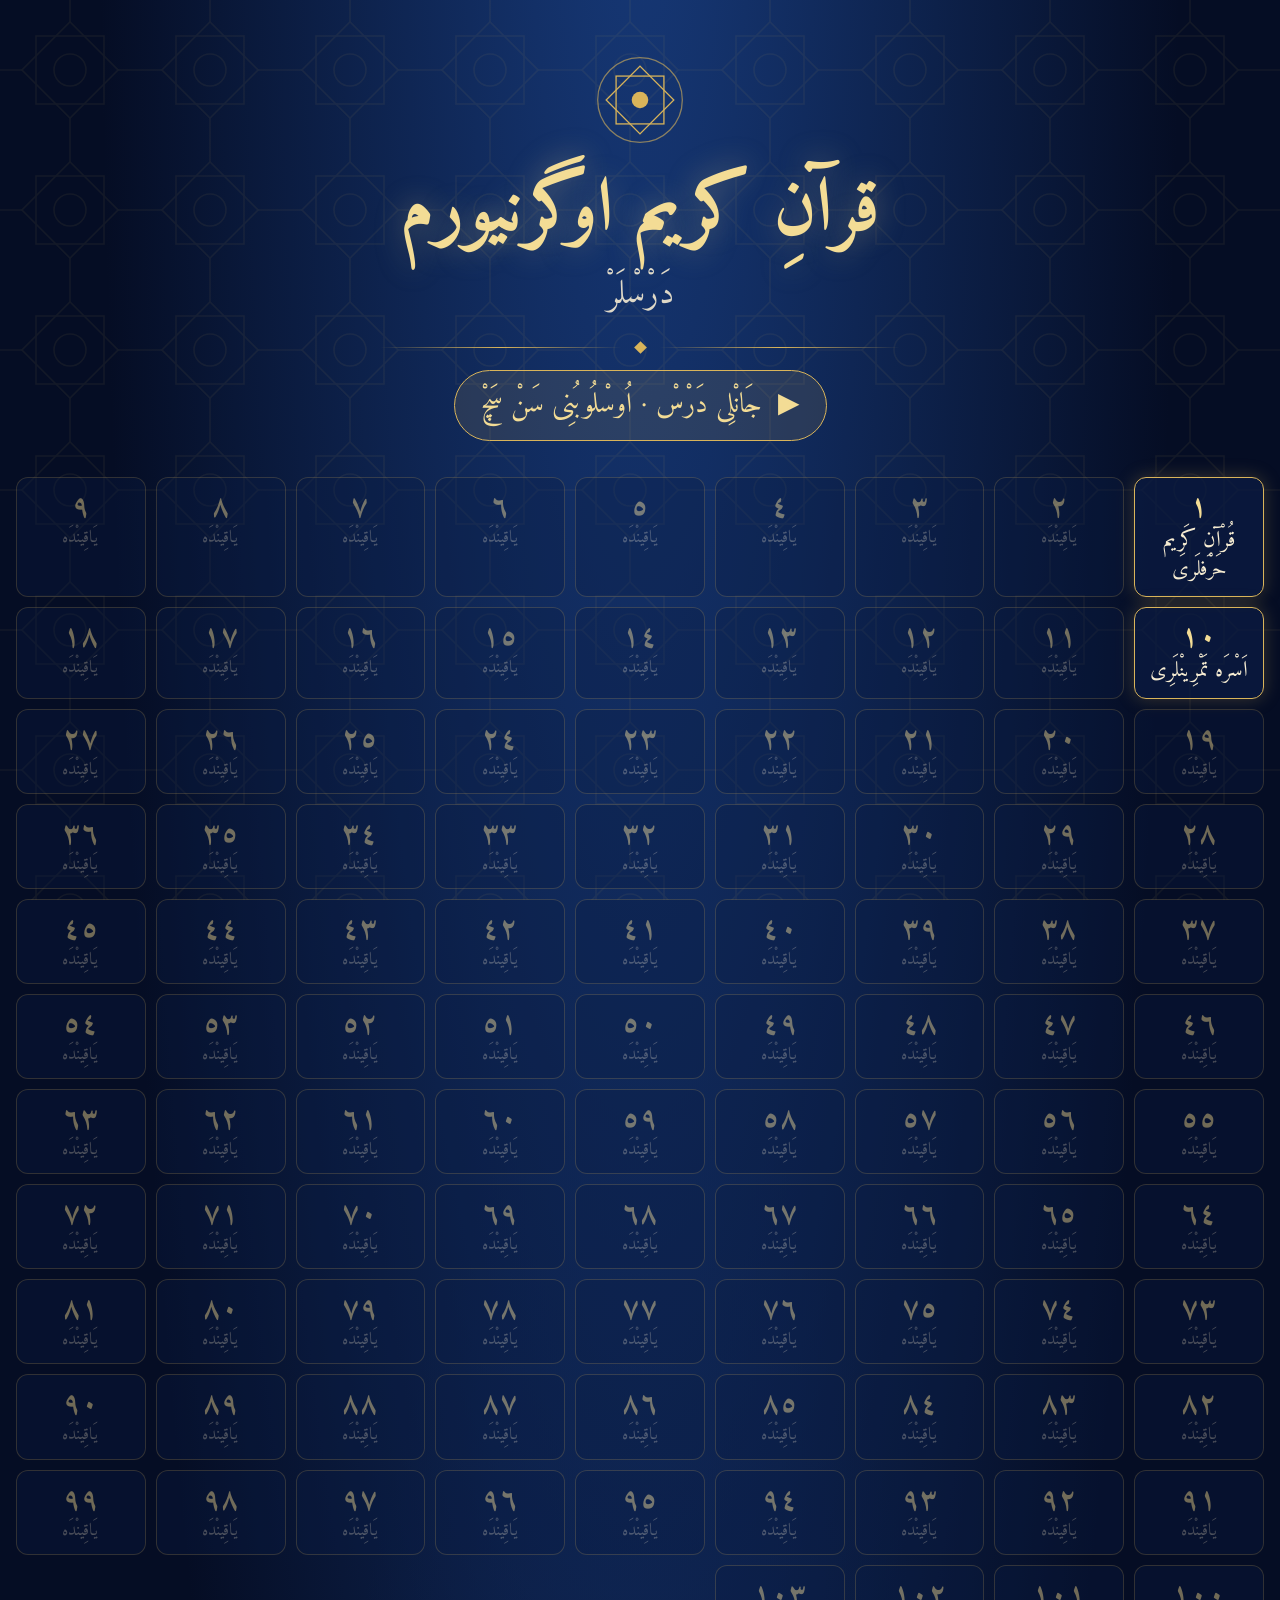
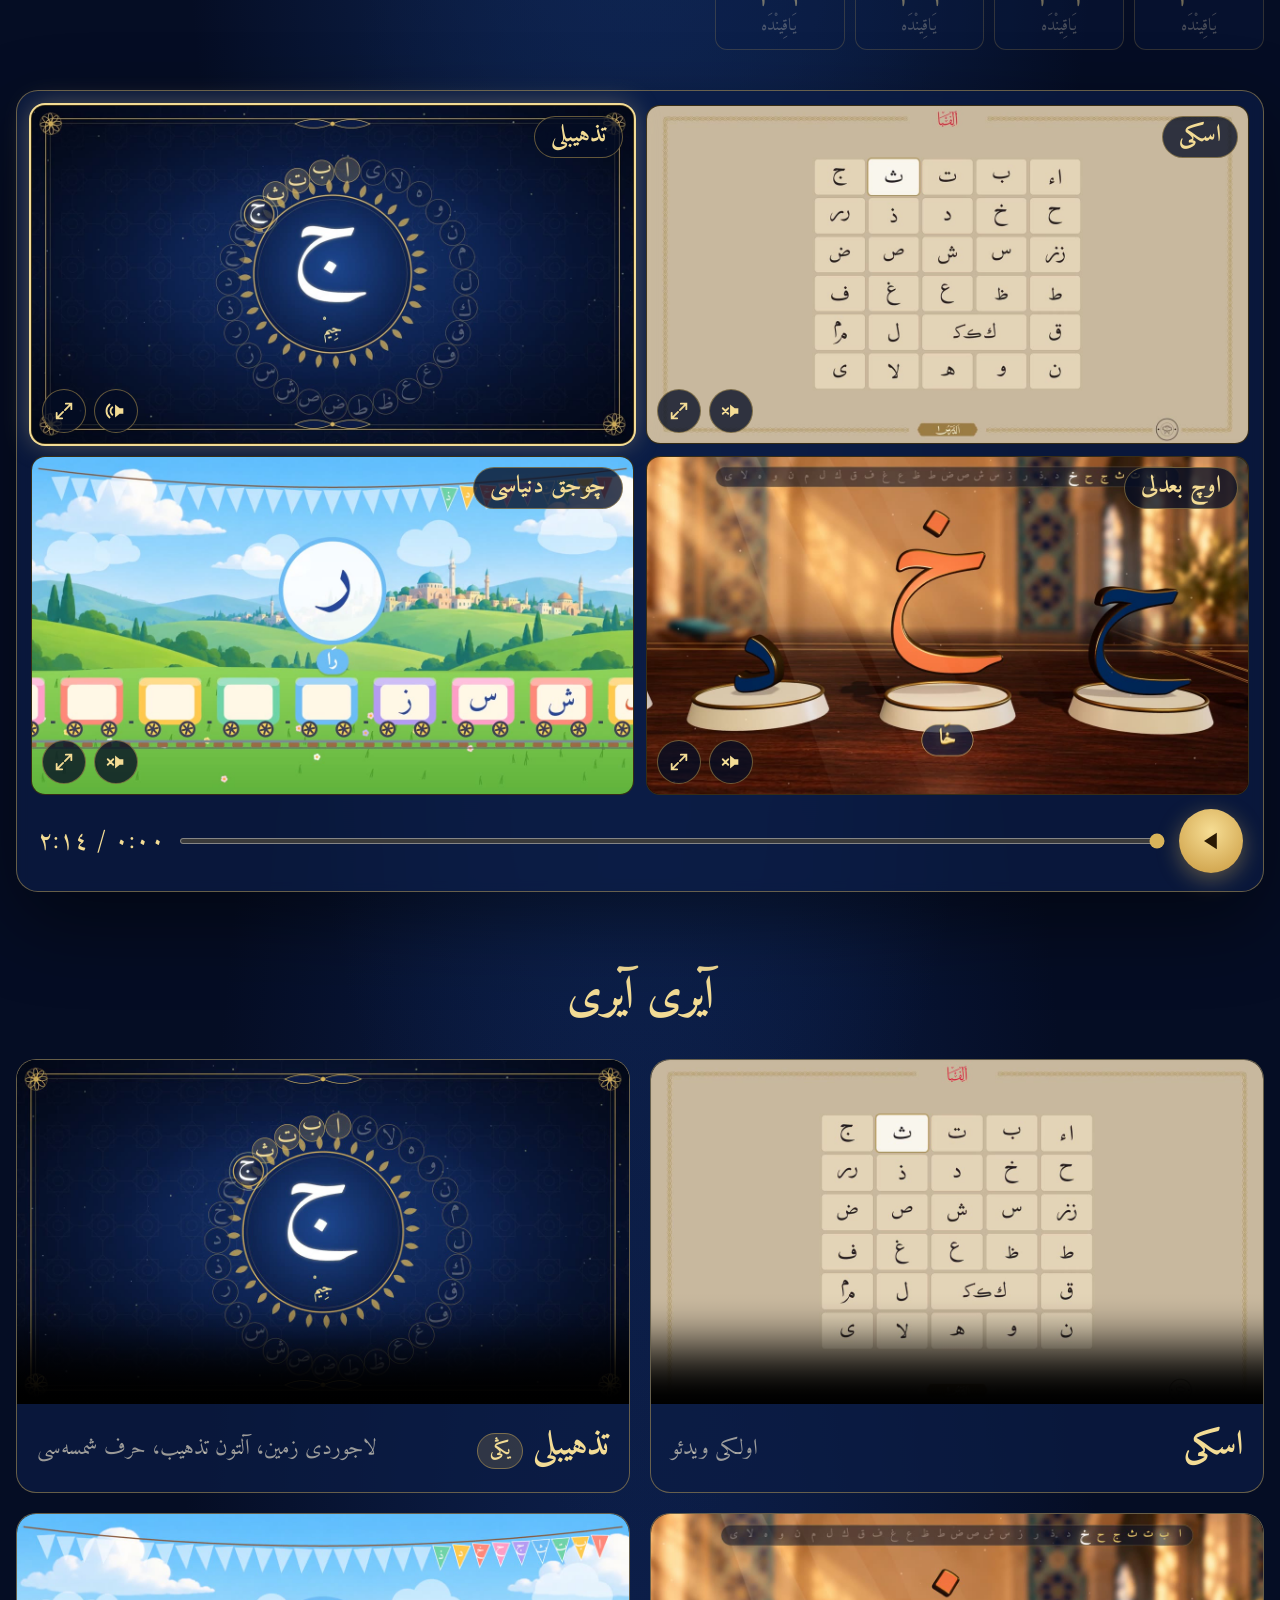
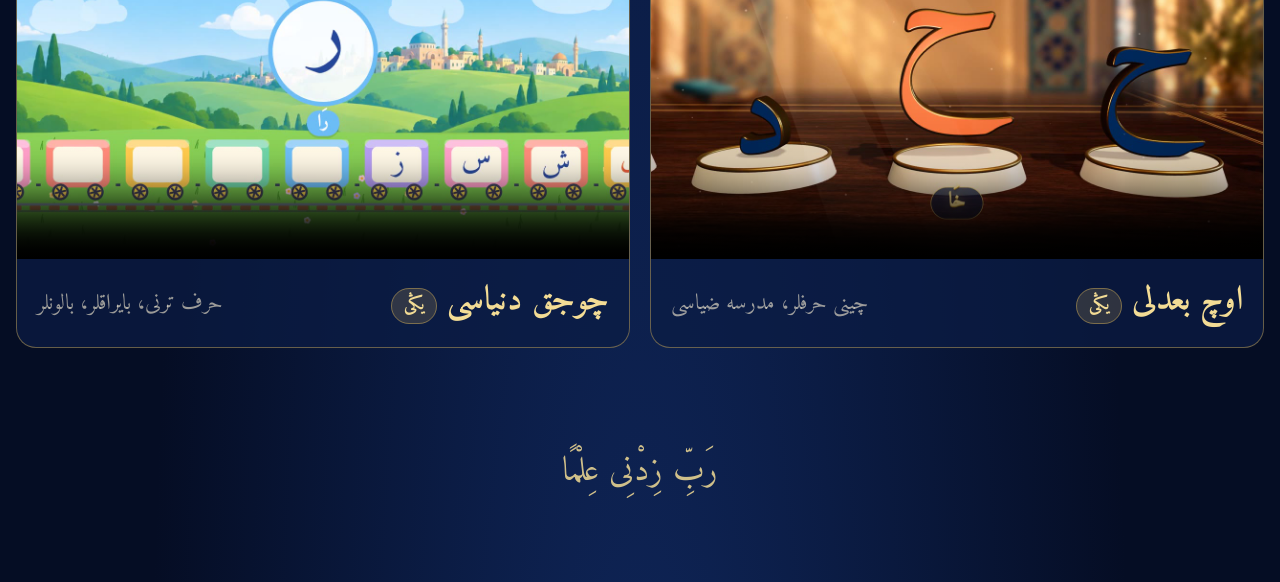
<file: index.html>
<!doctype html>
<html lang="ota" dir="rtl">
<head>
<meta charset="utf-8">
<meta name="viewport" content="width=device-width, initial-scale=1">
<meta name="robots" content="noindex, nofollow">
<title>قرآنِ كريم اوگرنيورم · اَلدَّرْسُ ١</title>
<link rel="preconnect" href="https://fonts.googleapis.com">
<link rel="preconnect" href="https://fonts.gstatic.com" crossorigin>
<link href="https://fonts.googleapis.com/css2?family=Amiri:wght@400;700&family=Amiri+Quran&display=swap" rel="stylesheet">
<style>
  :root {
    --zemin: #050d24; --zemin2: #0b1d47; --kart: rgba(12, 28, 68, 0.72);
    --altin: #d9b45a; --altin2: #f3dc95; --fildisi: #f6ecd2; --soluk: rgba(246, 236, 210, 0.62);
    --cizgi: rgba(217, 180, 90, 0.45);
  }
  * { box-sizing: border-box; margin: 0; padding: 0; }
  html, body { background: var(--zemin); color: var(--fildisi); }
  body {
    font-family: "Amiri", serif; min-height: 100vh; overflow-x: hidden;
    background:
      radial-gradient(ellipse at 50% -10%, #173a7a 0%, transparent 60%),
      radial-gradient(ellipse at 50% 120%, #10285e 0%, transparent 55%), var(--zemin);
  }
  .girih { position: fixed; inset: 0; pointer-events: none; opacity: 0.07; z-index: 0;
    background-image: url("data:image/svg+xml,%3Csvg xmlns='http://www.w3.org/2000/svg' width='140' height='140'%3E%3Cg fill='none' stroke='%23d9b45a' stroke-width='1.6' transform='translate(70 70)'%3E%3Crect x='-34' y='-34' width='68' height='68'/%3E%3Crect x='-34' y='-34' width='68' height='68' transform='rotate(45)'/%3E%3Ccircle r='16'/%3E%3Cpath d='M-70 0 L-48 0 M48 0 L70 0 M0 -70 L0 -48 M0 48 L0 70'/%3E%3C/g%3E%3C/svg%3E"); }
  main { position: relative; z-index: 1; max-width: 1380px; margin: 0 auto; padding: 28px 16px 80px; }

  header { text-align: center; padding: 26px 0 30px; }
  .rozet { width: 92px; height: 92px; margin: 0 auto 8px; }
  h1 { font-size: clamp(40px, 6vw, 76px); font-weight: 700; color: var(--altin2); line-height: 1.25;
    text-shadow: 0 0 30px rgba(243, 220, 149, 0.35); }
  .alt { font-size: clamp(22px, 3vw, 34px); color: var(--fildisi); opacity: 0.9; margin-top: 6px; }
  .serit { display: flex; align-items: center; justify-content: center; gap: 14px; margin: 18px auto 0; max-width: 520px; }
  .serit i { flex: 1; height: 1px; background: linear-gradient(90deg, transparent, var(--altin), transparent); }
  .serit b { width: 9px; height: 9px; transform: rotate(45deg); background: var(--altin); display: block; }

  /* birlikte oynatma */
  .sahne { border: 1px solid var(--cizgi); border-radius: 22px; background: var(--kart); padding: 14px; backdrop-filter: blur(6px);
    box-shadow: 0 30px 80px rgba(0, 0, 0, 0.45); }
  .izgara { display: grid; grid-template-columns: 1fr 1fr; gap: 12px; }
  .karo { position: relative; border-radius: 14px; overflow: hidden; background: #000; aspect-ratio: 16 / 9; border: 1px solid rgba(217,180,90,0.25);
    transition: transform .25s ease, box-shadow .25s ease; }
  .karo.sesli { box-shadow: 0 0 0 2px var(--altin2), 0 0 26px rgba(243, 220, 149, 0.35); }
  .karo video { width: 100%; height: 100%; display: block; object-fit: cover; background: #000; }
  .etiket { position: absolute; top: 10px; right: 10px; padding: 0 16px 4px; border-radius: 999px; font-size: 24px; font-weight: 700;
    background: rgba(5, 13, 36, 0.78); color: var(--altin2); border: 1px solid var(--cizgi); line-height: 1.5; }
  .karo-dug { position: absolute; bottom: 10px; left: 10px; display: flex; gap: 8px; }
  .yuvarlak { width: 44px; height: 44px; border-radius: 50%; border: 1px solid var(--cizgi); background: rgba(5, 13, 36, 0.78); color: var(--altin2);
    display: grid; place-items: center; cursor: pointer; transition: background .2s, transform .2s; }
  .yuvarlak:hover { background: rgba(217, 180, 90, 0.25); transform: scale(1.06); }
  .yuvarlak svg { width: 22px; height: 22px; }

  .kumanda { display: flex; align-items: center; gap: 14px; padding: 14px 6px 4px; }
  .ana-dug { width: 64px; height: 64px; border-radius: 50%; border: 0; cursor: pointer; display: grid; place-items: center; flex: none;
    background: radial-gradient(circle at 50% 35%, #f6dd94, #c9993f); color: #2a1a05; box-shadow: 0 6px 22px rgba(217, 180, 90, 0.4); }
  .ana-dug svg { width: 28px; height: 28px; }
  .ana-dug.yukleniyor { animation: nabiz 1s ease-in-out infinite; }
  @keyframes nabiz { 50% { box-shadow: 0 0 0 10px rgba(217, 180, 90, 0.18), 0 6px 22px rgba(217, 180, 90, 0.4); } }
  .cubuk { flex: 1; position: relative; height: 34px; display: flex; align-items: center; }
  .cubuk input { width: 100%; direction: rtl; accent-color: var(--altin); height: 6px; cursor: pointer; }
  .sure { font-size: 26px; color: var(--altin2); min-width: 128px; text-align: center; font-variant-numeric: tabular-nums; }

  /* tek tek */
  h2 { text-align: center; font-size: clamp(30px, 4vw, 46px); color: var(--altin2); margin: 64px 0 22px; font-weight: 700; }
  .kartlar { display: grid; grid-template-columns: 1fr 1fr; gap: 20px; }
  .kart { border: 1px solid var(--cizgi); border-radius: 20px; background: var(--kart); overflow: hidden; }
  .kart video { width: 100%; display: block; aspect-ratio: 16 / 9; background: #000; }
  .kart-bas { display: flex; align-items: baseline; justify-content: space-between; gap: 12px; padding: 12px 20px 16px; }
  .kart-bas h3 { font-size: 34px; color: var(--altin2); font-weight: 700; }
  .kart-bas p { font-size: 22px; color: var(--soluk); }
  .yeni { font-size: 18px; padding: 0 12px 3px; border-radius: 999px; background: rgba(217, 180, 90, 0.18); color: var(--altin2); border: 1px solid var(--cizgi); }

  .canli { display: inline-block; margin-top: 18px; padding: 10px 26px; border: 1px solid var(--altin); border-radius: 40px;
    color: var(--altin2); text-decoration: none; font-size: clamp(20px, 2.4vw, 28px); background: rgba(217, 180, 90, 0.12); }
  .canli:hover { background: rgba(217, 180, 90, 0.25); }
  footer { text-align: center; margin-top: 70px; font-family: "Amiri Quran", "Amiri", serif; font-size: 34px; color: var(--altin2); opacity: 0.85; }

  /* büyütme */
  .buyuk { position: fixed; inset: 0; z-index: 20; background: rgba(2, 6, 18, 0.92); display: none; align-items: center; justify-content: center; padding: 16px; }
  .buyuk.acik { display: flex; }
  .buyuk video { max-width: 100%; max-height: 100%; border-radius: 12px; }
  .buyuk .kapat { position: absolute; top: 16px; left: 16px; }

  @media (max-width: 820px) {
    .izgara, .kartlar { grid-template-columns: 1fr; }
    .kumanda { position: sticky; bottom: 0; z-index: 5; margin: 0 -14px -14px; padding: 12px 14px; border-radius: 0 0 22px 22px;
      background: rgba(5, 13, 36, 0.94); border-top: 1px solid var(--cizgi); }
    .sure { min-width: 96px; font-size: 22px; }
    .ana-dug { width: 56px; height: 56px; }
    .kart-bas { flex-direction: column; align-items: flex-start; gap: 2px; }
  }
  .liste { display: grid; grid-template-columns: repeat(auto-fill, minmax(120px, 1fr)); gap: 10px; margin: 6px 0 40px; direction: rtl; }
  .liste a, .liste span { display: block; text-align: center; padding: 10px 6px 12px; border-radius: 12px; border: 1px solid var(--cizgi);
    background: var(--kart); color: var(--fildisi); text-decoration: none; font-size: 22px; line-height: 1.3; }
  .liste a { border-color: var(--altin); box-shadow: 0 0 18px rgba(217,180,90,.25); }
  .liste a:hover { background: rgba(217,180,90,.18); }
  .liste b { display: block; font-size: 30px; color: var(--altin2); }
  .liste span { opacity: .45; }
  .liste small { display: block; font-size: 17px; color: var(--soluk); }
</style>
</head>
<body>
<div class="girih" aria-hidden="true"></div>
<main>
  <header>
    <svg class="rozet" viewBox="-50 -50 100 100" aria-hidden="true">
      <g fill="none" stroke="#d9b45a" stroke-width="1.4">
        <circle r="46" opacity=".6"/><rect x="-26" y="-26" width="52" height="52"/><rect x="-26" y="-26" width="52" height="52" transform="rotate(45)"/>
      </g>
      <circle r="9" fill="#d9b45a"/>
    </svg>
    <h1>قرآنِ كريم اوگرنيورم</h1>
    <div class="alt">دَرْسْلَرْ</div>
    <div class="serit"><i></i><b></b><i></i></div>
    <a class="canli" href="ders/">▶&nbsp; جَانْلِى دَرْسْ · اُوسْلُوبُنِى سَنْ سَچْ</a>
  </header>

  <section class="liste" id="liste" aria-label="دَرْسْلَرْ"></section>
  <script>
  (function () {
    var hazir = { 1: "قُرْآنِ كَرِيم حَرْفلَرى", 10: "اَسْرَه تَمْرِينْلَرِى" };
    var r = function (n) { return String(n).replace(/[0-9]/g, function (c) { return "٠١٢٣٤٥٦٧٨٩"[c]; }); };
    var h = "";
    for (var i = 1; i <= 103; i++) {
      h += hazir[i]
        ? '<a href="ders/?ders=' + i + '"><b>' + r(i) + '</b>' + hazir[i] + '</a>'
        : '<span><b>' + r(i) + '</b><small>يَاقِينْدَه</small></span>';
    }
    document.getElementById("liste").innerHTML = h;
  })();
  </script>

  <section class="sahne" aria-label="دردى بردن">
    <div class="izgara" id="izgara"></div>
    <div class="kumanda">
      <button class="ana-dug" id="oynat" title="اوينات" aria-label="اوينات"></button>
      <div class="cubuk"><input type="range" id="cubuk" min="0" max="1000" value="0" aria-label="زمان"></div>
      <div class="sure" id="sure">٠:٠٠ / ٢:١٥</div>
    </div>
  </section>

  <h2>آيرى آيرى</h2>
  <section class="kartlar" id="kartlar"></section>

  <footer>رَبِّ زِدْنِى عِلْمًا</footer>
</main>

<div class="buyuk" id="buyuk">
  <video id="buyukVideo" controls playsinline></video>
  <button class="yuvarlak kapat" id="kapat" title="قاپات" aria-label="قاپات"></button>
</div>

<script>
const SURUMLER = [
  { id: "eski", ad: "اسكى", acik: "اولكى ويدئو", yeni: false },
  { id: "tezhip", ad: "تذهيبلى", acik: "لاجوردى زمين، آلتون تذهيب، حرف شمسه‌سى", yeni: true },
  { id: "ucboyut", ad: "اوچ بعدلى", acik: "چينى حرفلر، مدرسه ضياسى", yeni: true },
  { id: "cocuk", ad: "چوجق دنياسى", acik: "حرف ترنى، بايراقلر، بالونلر", yeni: true },
];
const IKON = {
  oynat: '<svg viewBox="0 0 24 24" fill="currentColor"><path d="M17 5v14L6 12z"/></svg>',
  dur: '<svg viewBox="0 0 24 24" fill="currentColor"><rect x="6" y="5" width="4" height="14" rx="1"/><rect x="14" y="5" width="4" height="14" rx="1"/></svg>',
  ses: '<svg viewBox="0 0 24 24" fill="none" stroke="currentColor" stroke-width="2" stroke-linecap="round"><path d="M20 9v6h-4l-5 4V5l5 4z" fill="currentColor" stroke="none"/><path d="M8 8a5 5 0 0 0 0 8M5 5a9 9 0 0 0 0 14"/></svg>',
  sessiz: '<svg viewBox="0 0 24 24" fill="none" stroke="currentColor" stroke-width="2" stroke-linecap="round"><path d="M20 9v6h-4l-5 4V5l5 4z" fill="currentColor" stroke="none"/><path d="M3 9l6 6M9 9l-6 6"/></svg>',
  buyut: '<svg viewBox="0 0 24 24" fill="none" stroke="currentColor" stroke-width="2" stroke-linecap="round"><path d="M14 4h6v6M10 20H4v-6M20 4l-7 7M4 20l7-7"/></svg>',
  kapat: '<svg viewBox="0 0 24 24" fill="none" stroke="currentColor" stroke-width="2.2" stroke-linecap="round"><path d="M6 6l12 12M18 6L6 18"/></svg>',
};
const hindi = (s) => String(s).replace(/\d/g, (d) => "٠١٢٣٤٥٦٧٨٩"[d]);
const zaman = (t) => { t = Math.max(0, t || 0); const m = Math.floor(t / 60), s = Math.floor(t % 60); return hindi(m + ":" + String(s).padStart(2, "0")); };

const izgara = document.getElementById("izgara"), kartlar = document.getElementById("kartlar");
const videolar = [];
let sesli = "tezhip";

SURUMLER.forEach((v) => {
  const k = document.createElement("div");
  k.className = "karo"; k.dataset.id = v.id;
  k.innerHTML = `<video src="video/kucuk/${v.id}.mp4" poster="video/${v.id}.jpg" playsinline preload="auto" muted></video>
    <div class="etiket">${v.ad}</div>
    <div class="karo-dug">
      <button class="yuvarlak ses-dug" title="سس" aria-label="سس"></button>
      <button class="yuvarlak buyut-dug" title="بيوت" aria-label="بيوت">${IKON.buyut}</button>
    </div>`;
  izgara.appendChild(k);
  const vid = k.querySelector("video");
  videolar.push({ id: v.id, vid, karo: k });
  k.querySelector(".ses-dug").addEventListener("click", () => { sesli = v.id; sesGuncelle(); });
  k.querySelector(".buyut-dug").addEventListener("click", () => buyut(v.id));

  const c = document.createElement("article");
  c.className = "kart";
  c.innerHTML = `<video src="video/${v.id}.mp4" poster="video/${v.id}.jpg" controls playsinline preload="none"></video>
    <div class="kart-bas"><h3>${v.ad} ${v.yeni ? '<span class="yeni">يڭى</span>' : ""}</h3><p>${v.acik}</p></div>`;
  kartlar.appendChild(c);
});

function sesGuncelle() {
  videolar.forEach(({ id, vid, karo }) => {
    const on = id === sesli;
    vid.muted = !on;
    karo.classList.toggle("sesli", on);
    karo.querySelector(".ses-dug").innerHTML = on ? IKON.ses : IKON.sessiz;
  });
}
sesGuncelle();

const oynatDug = document.getElementById("oynat"), cubuk = document.getElementById("cubuk"), sure = document.getElementById("sure");
let oynuyor = false, surukle = false;
const ana = () => videolar.find((v) => v.id === sesli).vid;
const dugGuncelle = () => { oynatDug.innerHTML = oynuyor ? IKON.dur : IKON.oynat; };
dugGuncelle();

// Hepsini aynı ana getir, dördü de oynatılabilir olunca birlikte başlat (yavaş ağda bekleyeni dürtmeden)
let bekleniyor = false;
const hazir = (vid) => new Promise((ok) => {
  if (!vid.seeking && vid.readyState >= 3) return ok();
  const bitti = () => { vid.removeEventListener("canplay", bitti); vid.removeEventListener("seeked", kontrol); ok(); };
  const kontrol = () => { if (vid.readyState >= 3) bitti(); };
  vid.addEventListener("canplay", bitti); vid.addEventListener("seeked", kontrol);
  setTimeout(bitti, 15000);
});
async function hizala(t, oynat) {
  bekleniyor = true;
  videolar.forEach(({ vid }) => { vid.pause(); vid.playbackRate = 1; if (Math.abs(vid.currentTime - t) > 0.04) vid.currentTime = t; });
  oynatDug.classList.add("yukleniyor");
  await Promise.all(videolar.map(({ vid }) => hazir(vid)));
  oynatDug.classList.remove("yukleniyor");
  bekleniyor = false;
  if (oynat && oynuyor) await Promise.allSettled(videolar.map(({ vid }) => vid.play()));
}
oynatDug.addEventListener("click", async () => {
  oynuyor = !oynuyor; dugGuncelle();
  if (oynuyor) await hizala(ana().currentTime, true);
  else videolar.forEach(({ vid }) => vid.pause());
});
cubuk.addEventListener("input", () => {
  surukle = true;
  const d = ana().duration || 134.8, t = (cubuk.value / 1000) * d;
  sure.textContent = zaman(t) + " / " + zaman(d);
});
cubuk.addEventListener("change", () => {
  surukle = false;
  const d = ana().duration || 134.8;
  hizala((cubuk.value / 1000) * d, true);
});

// eşzamanlılık: sesli olan ana saat; biri takılırsa hepsi bekler, küçük kaymalar hızla düzeltilir
setInterval(() => {
  const m = ana(), d = m.duration || 134.8;
  if (!surukle && !bekleniyor) { cubuk.value = Math.round((m.currentTime / d) * 1000); sure.textContent = zaman(m.currentTime) + " / " + zaman(d); }
  if (!oynuyor || bekleniyor) return;
  if (m.ended) { oynuyor = false; dugGuncelle(); return; }
  const takilan = videolar.some(({ vid }) => vid.readyState < 3 && !vid.ended);
  const f = videolar.map(({ vid }) => vid.currentTime - m.currentTime);
  if (takilan || f.some((x) => Math.abs(x) > 0.6)) { hizala(m.currentTime, true); return; }
  videolar.forEach(({ vid }, i) => { if (vid !== m) vid.playbackRate = f[i] > 0.04 ? 0.96 : f[i] < -0.04 ? 1.04 : 1; });
}, 250);

const buyukEl = document.getElementById("buyuk"), buyukVid = document.getElementById("buyukVideo");
document.getElementById("kapat").innerHTML = IKON.kapat;
function buyut(id) {
  videolar.forEach(({ vid }) => vid.pause()); oynuyor = false; dugGuncelle();
  buyukVid.src = `video/${id}.mp4`; buyukVid.currentTime = 0; buyukEl.classList.add("acik"); buyukVid.play().catch(() => {});
}
function kapat() { buyukVid.pause(); buyukEl.classList.remove("acik"); }
document.getElementById("kapat").addEventListener("click", kapat);
buyukEl.addEventListener("click", (e) => { if (e.target === buyukEl) kapat(); });
document.addEventListener("keydown", (e) => { if (e.key === "Escape") kapat(); });
// tek tek kartlardan biri oynayınca diğerleri dursun
kartlar.addEventListener("play", (e) => {
  kartlar.querySelectorAll("video").forEach((v) => { if (v !== e.target) v.pause(); });
  videolar.forEach(({ vid }) => vid.pause()); oynuyor = false; dugGuncelle();
}, true);
</script>
</body>
</html>
</file>
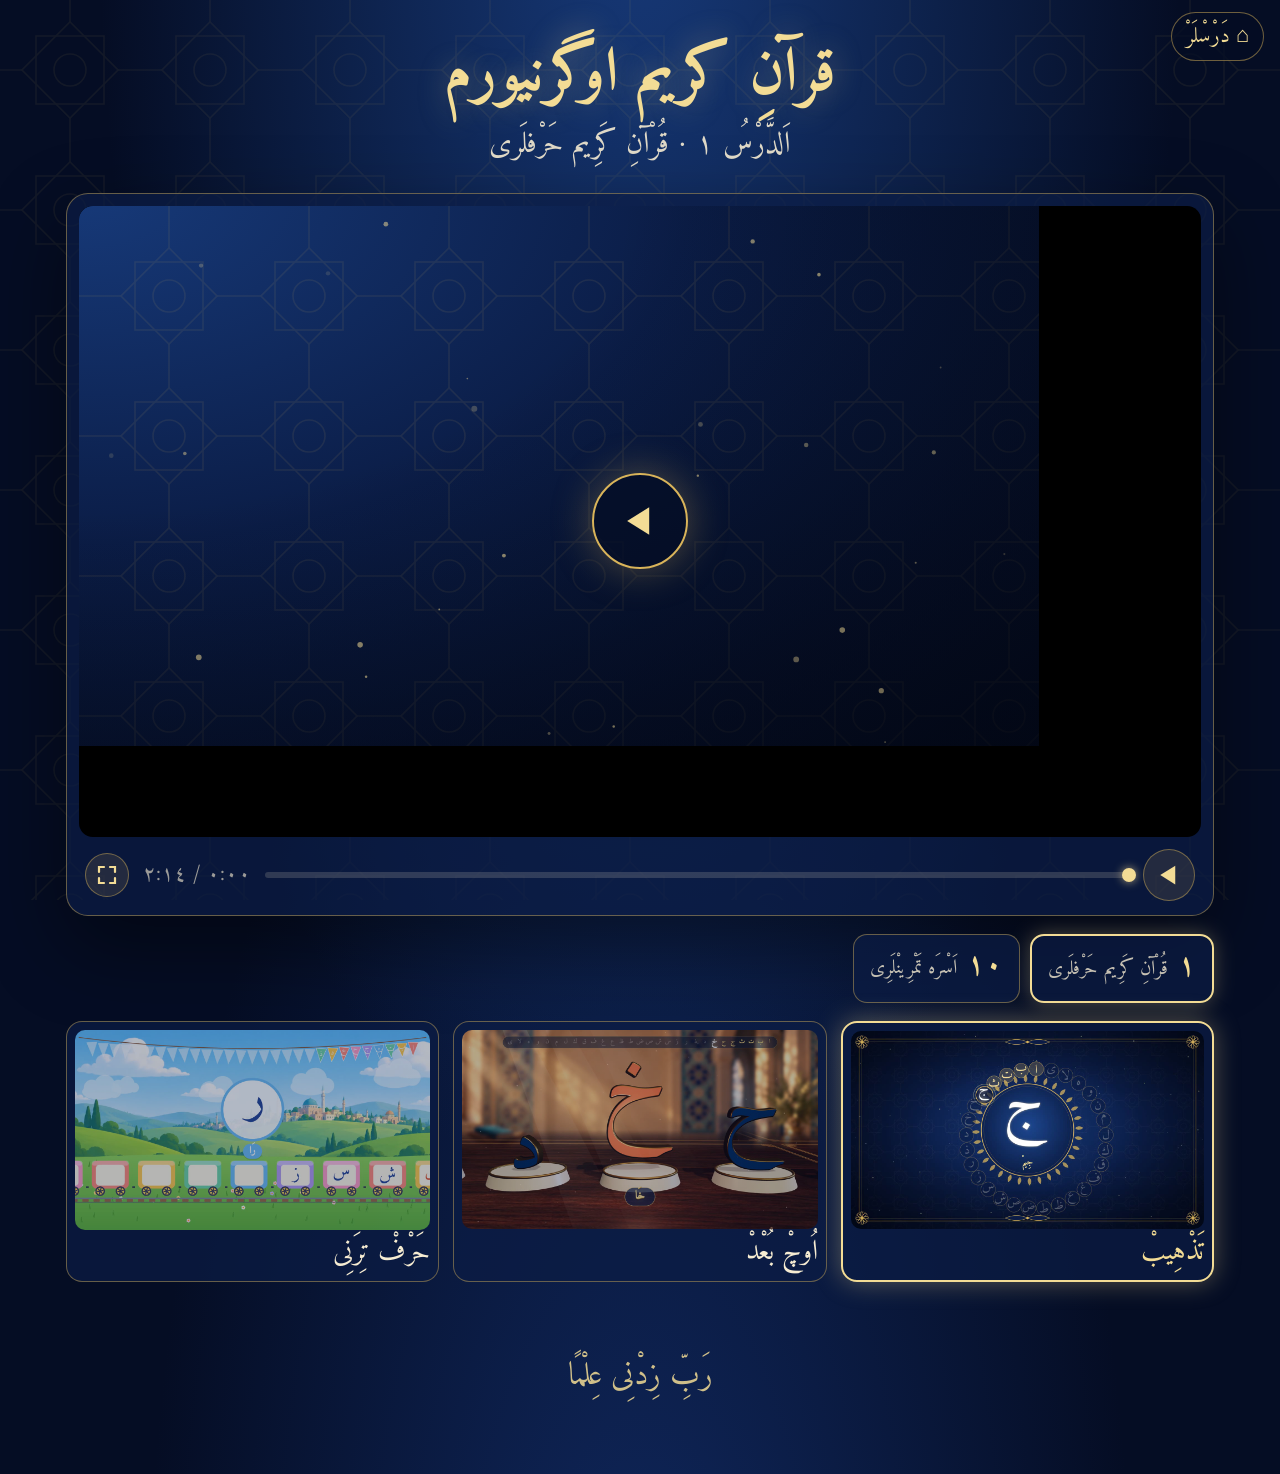
<file: ders/index.html>
<!doctype html>
<html lang="ota" dir="rtl">
<head>
<meta charset="utf-8">
<meta name="viewport" content="width=device-width, initial-scale=1">
<meta name="robots" content="noindex, nofollow">
<title>قرآنِ كريم اوگرنيورم · اَلدَّرْسُ ١</title>
<link rel="preconnect" href="https://fonts.googleapis.com">
<link rel="preconnect" href="https://fonts.gstatic.com" crossorigin>
<link href="https://fonts.googleapis.com/css2?family=Amiri:wght@400;700&family=Amiri+Quran&display=swap" rel="stylesheet">
<link rel="modulepreload" href="js/main.js">
<style>
  :root {
    --zemin: #050d24; --kart: rgba(12, 28, 68, 0.72);
    --altin: #d9b45a; --altin2: #f3dc95; --fildisi: #f6ecd2; --soluk: rgba(246, 236, 210, 0.62);
    --cizgi: rgba(217, 180, 90, 0.45);
  }
  * { box-sizing: border-box; margin: 0; padding: 0; }
  html, body { background: var(--zemin); color: var(--fildisi); }
  body {
    font-family: "Amiri", serif; min-height: 100vh; overflow-x: hidden;
    background:
      radial-gradient(ellipse at 50% -10%, #173a7a 0%, transparent 60%),
      radial-gradient(ellipse at 50% 120%, #10285e 0%, transparent 55%), var(--zemin);
  }
  .girih { position: fixed; inset: 0; pointer-events: none; opacity: 0.07; z-index: 0;
    background-image: url("data:image/svg+xml,%3Csvg xmlns='http://www.w3.org/2000/svg' width='140' height='140'%3E%3Cg fill='none' stroke='%23d9b45a' stroke-width='1.6' transform='translate(70 70)'%3E%3Crect x='-34' y='-34' width='68' height='68'/%3E%3Crect x='-34' y='-34' width='68' height='68' transform='rotate(45)'/%3E%3Ccircle r='16'/%3E%3Cpath d='M-70 0 L-48 0 M48 0 L70 0 M0 -70 L0 -48 M0 48 L0 70'/%3E%3C/g%3E%3C/svg%3E"); }
  main { position: relative; z-index: 1; max-width: 1180px; margin: 0 auto; padding: 18px 16px 70px; }
  header { text-align: center; padding: 18px 0 22px; }
  h1 { font-size: clamp(34px, 5vw, 62px); font-weight: 700; color: var(--altin2); line-height: 1.25;
    text-shadow: 0 0 30px rgba(243, 220, 149, 0.35); }
  .alt { font-size: clamp(20px, 2.6vw, 30px); opacity: 0.9; margin-top: 4px; }

  .sahne { border: 1px solid var(--cizgi); border-radius: 22px; background: var(--kart); padding: 12px;
    box-shadow: 0 30px 80px rgba(0, 0, 0, 0.45); }
  .sahne:fullscreen { border: 0; border-radius: 0; padding: 0; background: #000; display: flex; flex-direction: column; justify-content: center; }
  .sahne:fullscreen .perde { border-radius: 0; flex: 1; display: flex; align-items: center; }
  .perde { position: relative; border-radius: 14px; overflow: hidden; background: #000; cursor: pointer; direction: ltr; }
  .buyukOynat { position: absolute; inset: 0; margin: auto; width: 96px; height: 96px; border-radius: 50%;
    border: 2px solid var(--altin); background: rgba(5, 13, 36, 0.72); color: var(--altin2); cursor: pointer;
    display: grid; place-items: center; box-shadow: 0 0 40px rgba(217, 180, 90, 0.35); transition: transform .2s; }
  .buyukOynat:hover { transform: scale(1.08); }
  .buyukOynat svg { width: 44px; height: 44px; }
  .donen { position: absolute; top: 16px; left: 16px; width: 30px; height: 30px; border-radius: 50%;
    border: 3px solid rgba(243, 220, 149, 0.25); border-top-color: var(--altin2); animation: don 0.9s linear infinite; }
  @keyframes don { to { transform: rotate(360deg); } }

  .denetim { display: flex; align-items: center; gap: 14px; padding: 12px 6px 2px; }
  .sahne:fullscreen .denetim { padding: 10px 18px 14px; }
  .dugme { flex: none; width: 52px; height: 52px; border-radius: 50%; border: 1px solid var(--cizgi);
    background: rgba(217, 180, 90, 0.12); color: var(--altin2); cursor: pointer; display: grid; place-items: center; }
  .dugme:hover { background: rgba(217, 180, 90, 0.25); }
  .dugme.kucuk { width: 44px; height: 44px; }
  .cubuk { flex: 1; height: 26px; position: relative; cursor: pointer; touch-action: none; }
  .cubuk::before { content: ""; position: absolute; inset: 10px 0; border-radius: 3px; background: rgba(246, 236, 210, 0.16); }
  .dolu { position: absolute; top: 10px; bottom: 10px; right: 0; border-radius: 3px;
    background: linear-gradient(270deg, var(--altin), var(--altin2)); }
  .dolu::after { content: ""; position: absolute; left: -7px; top: 50%; width: 14px; height: 14px; margin-top: -7px;
    border-radius: 50%; background: var(--altin2); box-shadow: 0 0 10px rgba(243, 220, 149, 0.7); }
  .zaman { flex: none; font-size: 22px; color: var(--soluk); min-width: 92px; text-align: center; }

  .dersler { display: flex; flex-wrap: wrap; gap: 10px; margin-top: 18px; }
  .ders { border: 1px solid var(--cizgi); border-radius: 14px; background: var(--kart); color: var(--fildisi); font: inherit;
    padding: 4px 16px 8px; cursor: pointer; display: flex; align-items: baseline; gap: 10px; }
  .ders b { font-size: 30px; color: var(--altin2); }
  .ders span { font-size: 20px; opacity: 0.8; }
  .ders.secili { border: 2px solid var(--altin2); box-shadow: 0 0 20px rgba(243, 220, 149, 0.3); }
  .usluplar { display: grid; grid-template-columns: repeat(3, 1fr); gap: 14px; margin-top: 18px; }
  .uslup { border: 1px solid var(--cizgi); border-radius: 16px; background: var(--kart); padding: 8px; cursor: pointer;
    color: var(--fildisi); font: inherit; display: flex; flex-direction: column; gap: 6px; transition: transform .2s, border-color .2s; }
  .uslup:hover { transform: translateY(-3px); }
  .uslup img { width: 100%; aspect-ratio: 16 / 9; object-fit: cover; border-radius: 10px; opacity: 0.7; transition: opacity .2s; }
  .uslup span { font-size: clamp(20px, 2.4vw, 28px); line-height: 1.3; }
  .uslup.secili { border: 2px solid var(--altin2); box-shadow: 0 0 26px rgba(243, 220, 149, 0.35); }
  .uslup.secili img { opacity: 1; }
  .uslup.secili span { color: var(--altin2); }
  .geri { display: inline-block; margin-top: 30px; color: var(--soluk); text-decoration: none; font-size: 22px; }
  footer { text-align: center; margin-top: 44px; font-family: "Amiri Quran", "Amiri", serif; font-size: 32px; color: var(--altin2); opacity: 0.85; }

  @media (max-width: 640px) {
    .sahne { padding: 8px; border-radius: 16px; }
    .usluplar { gap: 8px; }
    .uslup { padding: 5px; border-radius: 12px; }
    .denetim { gap: 8px; }
    .dugme { width: 44px; height: 44px; } .dugme.kucuk { width: 38px; height: 38px; }
    .zaman { font-size: 17px; min-width: 70px; }
    .buyukOynat { width: 72px; height: 72px; } .buyukOynat svg { width: 34px; height: 34px; }
  }
</style>
</head>
<body>
<a href="../" style="position:fixed;top:12px;right:16px;z-index:50;color:#f3dc95;text-decoration:none;font-family:Amiri,serif;font-size:22px;padding:4px 14px;border:1px solid rgba(217,180,90,.5);border-radius:999px;background:rgba(5,13,36,.7)">⌂ دَرْسْلَرْ</a>
<div class="girih"></div>
<main>
  <header>
    <h1>قرآنِ كريم اوگرنيورم</h1>
    <div class="alt" id="altBaslik">اَلدَّرْسُ ١ · قُرْآنِ كَرِيم حَرْفلَرى</div>
  </header>
  <div id="kok"></div>
  <footer>رَبِّ زِدْنِى عِلْمًا</footer>
</main>
<script>window.remotion_staticBase = new URL("varlik", location.href).pathname;</script>
<script type="module" src="js/main.js"></script>
</body>
</html>
</file>
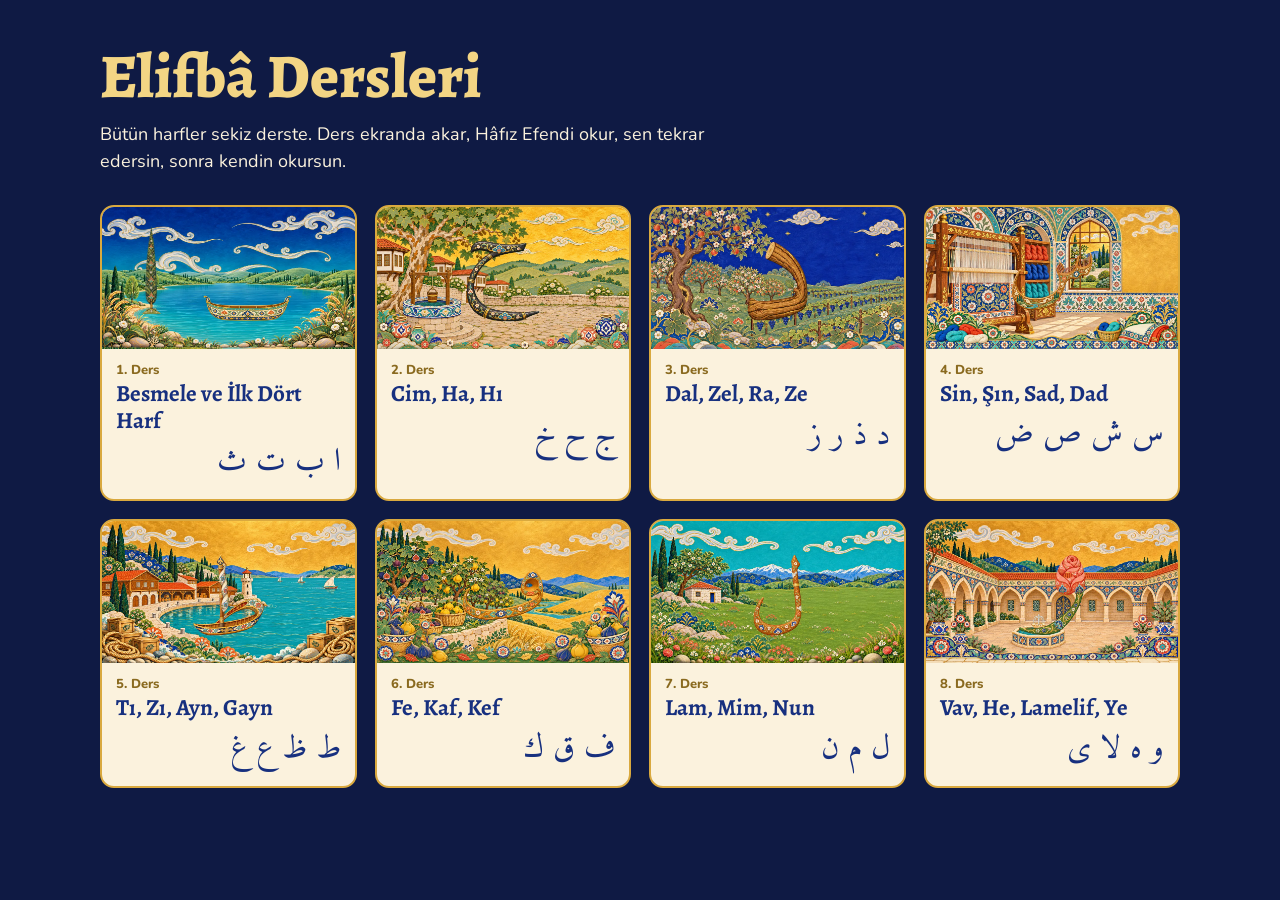
<file: elifba/index.html>
<!doctype html>
<html lang="tr">
<head>
<meta charset="utf-8">
<meta name="viewport" content="width=device-width, initial-scale=1">
<title>Elifbâ Dersleri</title>
<meta name="description" content="Birlikte İyilik Akademi Elifbâ dersleri için örnek dersler: bütün harfler sekiz derste.">
<meta name="robots" content="noindex">
<link rel="preconnect" href="https://fonts.googleapis.com">
<link rel="preconnect" href="https://fonts.gstatic.com" crossorigin>
<link href="https://fonts.googleapis.com/css2?family=Alegreya:wght@700;800&family=Nunito:wght@600;800&family=Amiri&display=swap" rel="stylesheet">
<style>
:root { --gece: #0f1a44; --kobalt: #17307f; --altin: #d9a93f; --krem: #fbf2dd; --murekkep: #2b2419; }
* { box-sizing: border-box; }
body { margin: 0; background: var(--gece); color: var(--krem); font-family: Nunito, sans-serif; }
main { max-width: 1120px; margin: 0 auto; padding: 44px 20px 60px; }
h1 { margin: 0; font: 800 clamp(38px, 6vw, 62px)/1.05 Alegreya, Georgia, serif; color: #f3d584; }
p.alt { margin: 12px 0 30px; max-width: 620px; font-size: 18px; line-height: 1.5; }
.dersler { display: grid; grid-template-columns: repeat(auto-fill, minmax(min(100%, 250px), 1fr)); gap: 18px; list-style: none; margin: 0; padding: 0; }
.dersler a { display: flex; flex-direction: column; height: 100%; overflow: hidden; border: 2px solid var(--altin); border-radius: 14px; background: var(--krem); color: var(--murekkep); text-decoration: none; transition: transform .15s; }
.dersler a:hover, .dersler a:focus-visible { transform: translateY(-3px); }
.dersler img { display: block; width: 100%; aspect-ratio: 16 / 9; object-fit: cover; }
.yazi { padding: 12px 14px 14px; }
.no { font-size: 13px; font-weight: 800; color: #8a6a1f; }
h2 { margin: 2px 0 6px; font: 700 23px/1.15 Alegreya, Georgia, serif; color: var(--kobalt); }
.harf { font: 400 32px/1.4 Amiri, serif; color: var(--kobalt); direction: rtl; text-align: right; }
</style>
</head>
<body>
<main>
  <h1>Elifbâ Dersleri</h1>
  <p class="alt">Bütün harfler sekiz derste. Ders ekranda akar, Hâfız Efendi okur, sen tekrar edersin, sonra kendin okursun.</p>
  <ol class="dersler">
    <li><a href="ders.html?d=kuran-01"><img src="dersler/kuran-01/kapak.webp" alt=""><div class="yazi"><div class="no">1. Ders</div><h2>Besmele ve İlk Dört Harf</h2><div class="harf" lang="ar">ا ب ت ث</div></div></a></li>
    <li><a href="ders.html?d=kuran-02"><img src="dersler/kuran-02/kapak.webp" alt=""><div class="yazi"><div class="no">2. Ders</div><h2>Cim, Ha, Hı</h2><div class="harf" lang="ar">ج ح خ</div></div></a></li>
    <li><a href="ders.html?d=kuran-03"><img src="dersler/kuran-03/kapak.webp" alt=""><div class="yazi"><div class="no">3. Ders</div><h2>Dal, Zel, Ra, Ze</h2><div class="harf" lang="ar">د ذ ر ز</div></div></a></li>
    <li><a href="ders.html?d=kuran-04"><img src="dersler/kuran-04/kapak.webp" alt=""><div class="yazi"><div class="no">4. Ders</div><h2>Sin, Şın, Sad, Dad</h2><div class="harf" lang="ar">س ش ص ض</div></div></a></li>
    <li><a href="ders.html?d=kuran-05"><img src="dersler/kuran-05/kapak.webp" alt=""><div class="yazi"><div class="no">5. Ders</div><h2>Tı, Zı, Ayn, Gayn</h2><div class="harf" lang="ar">ط ظ ع غ</div></div></a></li>
    <li><a href="ders.html?d=kuran-06"><img src="dersler/kuran-06/kapak.webp" alt=""><div class="yazi"><div class="no">6. Ders</div><h2>Fe, Kaf, Kef</h2><div class="harf" lang="ar">ف ق ك</div></div></a></li>
    <li><a href="ders.html?d=kuran-07"><img src="dersler/kuran-07/kapak.webp" alt=""><div class="yazi"><div class="no">7. Ders</div><h2>Lam, Mim, Nun</h2><div class="harf" lang="ar">ل م ن</div></div></a></li>
    <li><a href="ders.html?d=kuran-08"><img src="dersler/kuran-08/kapak.webp" alt=""><div class="yazi"><div class="no">8. Ders</div><h2>Vav, He, Lamelif, Ye</h2><div class="harf" lang="ar">و ه لا ى</div></div></a></li>
  </ol>
</main>
</body>
</html>
</file>
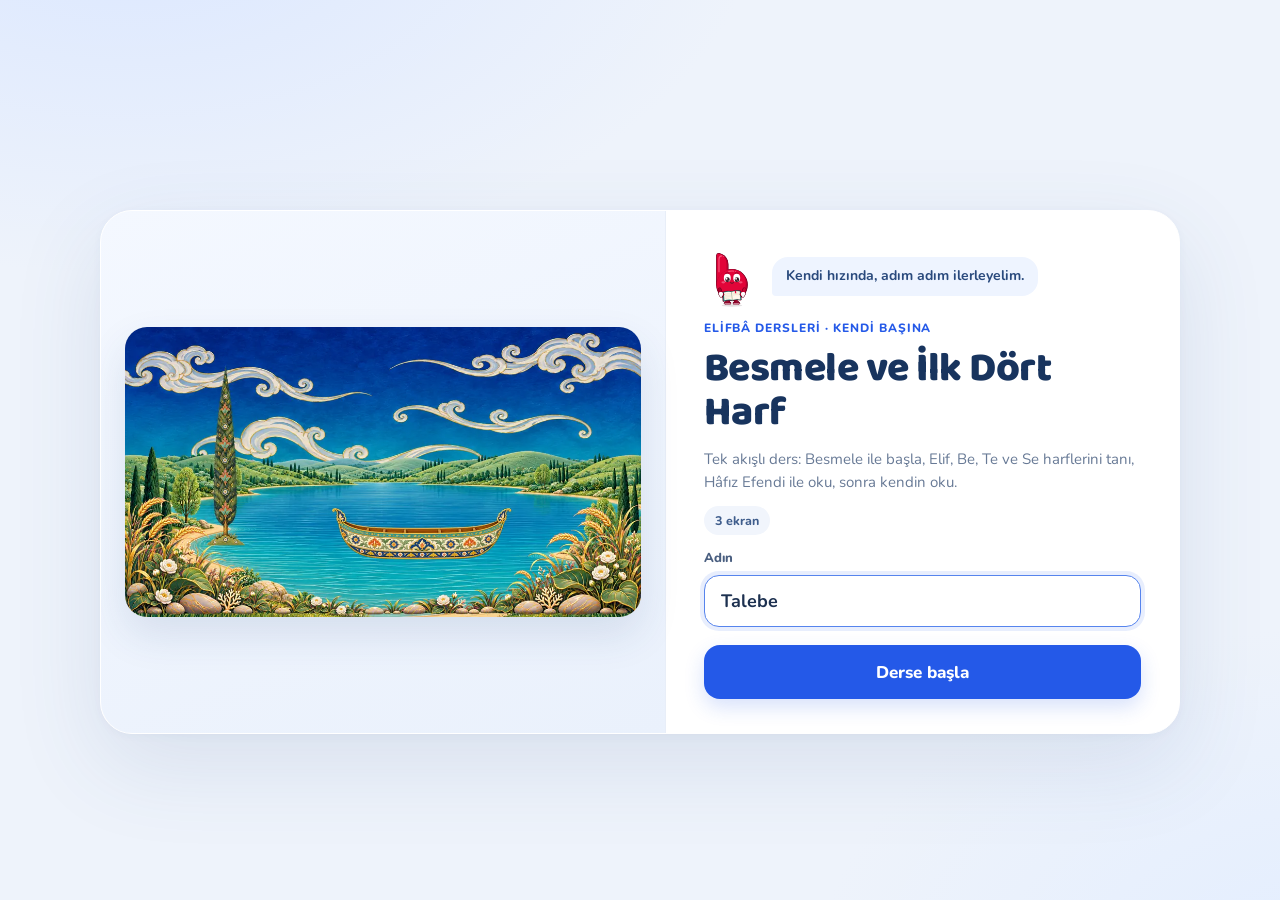
<file: elifba/ders.html>
<!doctype html>
<html lang="tr">
<head>
<meta charset="utf-8">
<meta name="viewport" content="width=device-width, initial-scale=1, viewport-fit=cover">
<title>Besmele ve İlk Dört Harf · Elifbâ Dersleri</title>
<meta name="description" content="Birlikte İyilik Akademi Elifbâ dersleri için örnek ders.">
<meta name="robots" content="noindex">
<link rel="preconnect" href="https://fonts.googleapis.com">
<link rel="preconnect" href="https://fonts.gstatic.com" crossorigin>
<link href="https://fonts.googleapis.com/css2?family=Alegreya:wght@500;700;800&family=Baloo+2:wght@600;800&family=Caveat:wght@600;700&family=Nunito:wght@600;700;800;900&family=Amiri&display=swap" rel="stylesheet">
<link rel="stylesheet" href="motor/stil.css">
<link rel="stylesheet" href="motor/kodders.css">
<link rel="stylesheet" href="motor/pul.css">
<link rel="stylesheet" href="motor/giris.css">
<link rel="stylesheet" href="app/maskot.css">
<style>.giris-geri { display: none !important; }
.elifba-menu { position: fixed; z-index: 5; left: 14px; top: 10px; padding: 6px 12px; border-radius: 999px; background: rgba(255,255,255,.88); color: #17307f; font: 700 14px/1.2 Nunito, sans-serif; text-decoration: none; }</style>
</head>
<body>
<script src="motor/cekirdek.js"></script>
<script src="motor/kayit.js"></script>
<script src="motor/canli.js"></script>
<script src="motor/oynatici.js"></script>
<script src="motor/bloklar-temel.js"></script>
<script src="motor/bloklar-oyun.js"></script>
<script src="motor/bloklar-eglence.js"></script>
<script src="motor/kd-tuval.js"></script>
<script src="motor/pul-sanat.js"></script>
<script src="motor/bloklar-kodders.js"></script>
<script src="motor/bloklar-pul.js"></script>
<script src="app/maskot.js"></script>
<script src="app/sanat.js"></script>
<script>
  var dersId = new URLSearchParams(location.search).get('d') || 'kuran-01';
  if (!/^kuran-0[1-8]$/.test(dersId)) dersId = 'kuran-01';
  document.write('<script src="dersler/' + dersId + '/ders.js"><\/script>');
</script>
<script>
  if (!DO.depo.oku('do:ad', '')) DO.depo.yaz('do:ad', 'Talebe');
  DO._ders._kok = 'dersler/' + dersId + '/';
  document.title = DO._ders.ad + ' · Elifbâ Dersleri';
  DO.Oynatici.baslat();
</script>
<a class="elifba-menu" href="./">Dersler</a>
</body>
</html>
</file>
<file: elifba/motor/stil.css>
/* Ders Odası — sahne ve blok stilleri
   Sahne 1600×900 mantıksal piksel; ekrana orantılı ölçeklenir (16:9). */
:root {
  --krem: #f7f0e1; --krem2: #fffaf0; --cizgi: #e7dcc4; --cizgi2: #d8c9a8;
  --yesil: #4f7a3a; --yesil2: #7fb069; --yesil-acik: #e4eed6;
  --turuncu: #e8962e; --turuncu-acik: #fbe8cc;
  --kirmizi: #c0392b; --kirmizi-acik: #f6d9d4;
  --lacivert: #22344f; --murekkep: #2e2a24; --soluk: #6f6656; --altin: #e9b949;
  --bolum-renk: #4f7a3a;
  --golge: 0 10px 30px rgba(70, 50, 20, .14), 0 2px 6px rgba(70, 50, 20, .08);
  --yazi: 'Nunito', system-ui, -apple-system, 'Segoe UI', sans-serif;
  --baslik: 'Baloo 2', 'Nunito', system-ui, sans-serif;
}
* { box-sizing: border-box; }
html, body { margin: 0; height: 100%; }
body.do-govde { background: #26241f; color: var(--murekkep); font-family: var(--yazi); overflow: hidden; -webkit-tap-highlight-color: transparent; }
button { font: inherit; color: inherit; cursor: pointer; }
button:disabled { cursor: default; }
:focus-visible { outline: 4px solid var(--altin); outline-offset: 3px; }

/* ---------- Yerleşim ---------- */
.yerlesim { display: flex; height: 100vh; height: 100dvh; width: 100vw; }
.sahne-alan { position: relative; flex: 1; min-width: 0; overflow: hidden; }
.sahne {
  position: absolute; left: 50%; top: 50%; width: 1600px; height: 900px;
  transform-origin: center center; background: var(--krem); overflow: hidden;
  box-shadow: 0 20px 60px rgba(0,0,0,.45); user-select: none; -webkit-user-select: none;
}
.icerik { position: absolute; inset: 0; }
.icerik.giris-ileri { animation: girIleri .45s cubic-bezier(.2,.8,.2,1); }
.icerik.giris-geri { animation: girGeri .45s cubic-bezier(.2,.8,.2,1); }
@keyframes girIleri { from { opacity: 0; transform: translateX(60px); } to { opacity: 1; transform: none; } }
@keyframes girGeri { from { opacity: 0; transform: translateX(-60px); } to { opacity: 1; transform: none; } }
.icerik.titret { animation: titret .4s; }
@keyframes titret { 20%,60% { transform: translateX(-10px); } 40%,80% { transform: translateX(10px); } }

/* ---------- HUD ---------- */
.hud-ilerleme { position: absolute; left: 0; right: 0; top: 0; height: 8px; display: flex; gap: 4px; z-index: 30; padding: 0 4px; }
.hud-parca { background: rgba(46,42,36,.15); border-radius: 0 0 4px 4px; overflow: hidden; }
.hud-parca i { display: block; height: 100%; width: 0; background: var(--renk); transition: width .5s; }
.hud-parca.aktif { background: rgba(46,42,36,.25); }
.hud-ust { position: absolute; left: 24px; right: 24px; top: 20px; display: flex; justify-content: space-between; z-index: 30; pointer-events: none; transition: opacity .4s; }
.hud-sol, .hud-sag { display: flex; gap: 10px; align-items: center; }
.hud-ders, .hud-bolum, .hud-puan, .hud-sayac {
  background: rgba(255,250,240,.92); border: 2px solid var(--cizgi); border-radius: 999px; padding: 6px 16px;
  font: 800 20px/1.2 var(--yazi); color: var(--murekkep); box-shadow: 0 2px 8px rgba(0,0,0,.06); display: inline-flex; align-items: center; gap: 6px;
}
.hud-bolum { color: var(--bolum-renk); border-color: color-mix(in srgb, var(--bolum-renk) 40%, white); }
.hud-bolum::before { content: ''; width: 12px; height: 12px; border-radius: 50%; background: var(--bolum-renk); }
.hud-puan b { font-size: 22px; }
.hud-puan.zipla { animation: zipla .5s; }
@keyframes zipla { 40% { transform: scale(1.25); } }
.hud-alt { position: absolute; left: 24px; right: 24px; bottom: 22px; display: flex; justify-content: space-between; align-items: center; z-index: 30; transition: opacity .4s, transform .4s; pointer-events: none; }
.hud-alt > * { pointer-events: auto; }
.hud-orta { display: flex; gap: 8px; background: rgba(255,250,240,.9); border: 2px solid var(--cizgi); border-radius: 999px; padding: 6px; box-shadow: var(--golge); }
.dug-yuvarlak { width: 76px; height: 76px; border-radius: 50%; border: 0; background: var(--krem2); color: var(--murekkep); box-shadow: var(--golge); display: grid; place-items: center; transition: transform .15s, background .2s; border: 3px solid var(--cizgi); }
.dug-yuvarlak:hover:not(:disabled) { transform: scale(1.06); }
.dug-yuvarlak:disabled { opacity: .35; }
.dug-yuvarlak svg { width: 34px; height: 34px; }
.dug-yuvarlak.ileri { background: var(--yesil); color: #fff; border-color: var(--yesil); }
.dug-yuvarlak.ileri.bekliyor { background: var(--krem2); color: var(--soluk); border-color: var(--cizgi); }
.dug-yuvarlak.ileri.hazir { animation: nabiz 1.6s infinite; }
@keyframes nabiz { 0%,100% { box-shadow: 0 0 0 0 rgba(79,122,58,.5); } 50% { box-shadow: 0 0 0 18px rgba(79,122,58,0); } }
.dug-kucuk { min-width: 54px; height: 54px; border-radius: 999px; border: 0; background: transparent; font: 900 18px var(--yazi); display: grid; place-items: center; color: var(--murekkep); padding: 0 10px; }
.dug-kucuk:hover { background: var(--cizgi); }
.dug-kucuk.kapali { opacity: .4; text-decoration: line-through; }
.dug-kucuk.aktif { background: var(--altin); }
.sahne.sakin[data-tur="slayt"] .hud-alt, .sahne.sakin[data-tur="video"] .hud-alt { opacity: 0; transform: translateY(20px); }
.sahne.sakin[data-tur="slayt"] .hud-ust { opacity: .0; }
.sahne[data-tur="video"] .hud-ust { opacity: 0; }
.sahne[data-tur="video"] .hud-alt { bottom: auto; top: 90px; }
.sahne[data-tur="video"] .hud-orta { display: none; }
.sahne[data-tur="kapak"] .hud-ust, .sahne[data-tur="kapak"] .hud-alt .hud-orta, .sahne[data-tur="kapanis"] .hud-orta { opacity: 0; pointer-events: none; }
/* Canlı derste öğrenci her ekranda söz isteyebilsin */
.rol-ogrenci .sahne[data-tur="kapak"] .hud-alt .hud-orta, .rol-ogrenci .sahne[data-tur="kapanis"] .hud-orta { opacity: 1; pointer-events: auto; }

.altyazi { position: absolute; left: 50%; bottom: 112px; transform: translateX(-50%) translateY(10px); width: max-content; max-width: 1240px; padding: 10px 24px; border-radius: 16px; background: rgba(34,30,24,.8); color: #fffaf0; font: 700 26px/1.38 var(--yazi); text-align: center; z-index: 25; opacity: 0; transition: opacity .4s, transform .4s; pointer-events: none; }
.altyazi.gorunur { opacity: 1; transform: translateX(-50%); }
.sahne.altyazisiz .altyazi { display: none; }
.sahne[data-tur="video"] .altyazi { bottom: 76px; }
.sahne.sakin[data-tur="slayt"] .altyazi { bottom: 20px; }
.sahne[data-tur="slayt"] .altyazi { transition: opacity .4s, transform .4s, bottom .4s; }
.bildirim { position: absolute; left: 50%; top: 14px; transform: translate(-50%, -20px); background: var(--murekkep); color: #fff; border-radius: 999px; padding: 14px 30px; font: 800 24px var(--yazi); opacity: 0; transition: all .3s; z-index: 40; pointer-events: none; max-width: 1200px; text-align: center; }
.bildirim.gorunur { opacity: 1; transform: translate(-50%, 0); }
.bildirim.puan { background: var(--yesil); }
.bildirim.uyari { background: var(--turuncu); }
.bildirim.bilgi { background: var(--lacivert); }
.lazer { position: absolute; width: 30px; height: 30px; margin: -15px 0 0 -15px; border-radius: 50%; background: radial-gradient(circle, #ff3b30 0 35%, rgba(255,59,48,.35) 36% 60%, transparent 62%); z-index: 45; pointer-events: none; opacity: 0; transition: opacity .3s; }
.lazer.gorunur { opacity: 1; }
.kilit-serit { position: absolute; left: 50%; bottom: 112px; transform: translateX(-50%); background: var(--lacivert); color: #fff; padding: 8px 20px; border-radius: 999px; font: 800 18px var(--yazi); z-index: 31; display: none; }
.kilit-serit.gorunur { display: block; }
.sahne[data-tur="slayt"] .kilit-serit { bottom: auto; top: 76px; }

.dondur-uyari { display: none; }
@media (orientation: portrait) and (max-width: 700px) {
  .dondur-uyari { display: flex; position: fixed; left: 0; right: 0; bottom: 0; padding: 14px 18px; background: var(--murekkep); color: #fff; gap: 12px; align-items: center; font: 600 14px var(--yazi); z-index: 99; }
  .dondur-uyari div { font-size: 24px; }
  .dondur-uyari p { margin: 0; }
}

/* ---------- Düğmeler ---------- */
.dug { display: inline-flex; align-items: center; justify-content: center; gap: 8px; border: 0; border-radius: 999px; padding: 16px 32px; font: 900 24px var(--yazi); text-decoration: none; transition: transform .15s, box-shadow .2s, background .2s; }
.dug.ana { background: var(--yesil); color: #fff; box-shadow: 0 6px 0 #3a5b2a, var(--golge); }
.dug.ana:hover { transform: translateY(-2px); }
.dug.ana:active { transform: translateY(4px); box-shadow: 0 2px 0 #3a5b2a; }
.dug.ikincil { background: var(--krem2); color: var(--murekkep); border: 3px solid var(--cizgi2); }
.dug.buyuk { padding: 22px 46px; font-size: 32px; }
.dug.kucuk { padding: 8px 16px; font-size: 15px; }
.dug.tam { width: 100%; }
.dug:disabled { opacity: .5; }

/* ---------- Giriş perdesi ---------- */
.giris-perde { position: absolute; inset: 0; z-index: 60; background: rgba(40,34,26,.55); backdrop-filter: blur(6px); display: grid; place-items: center; transition: opacity .45s; }
.giris-perde.kapan { opacity: 0; }
.giris-kart { width: 1180px; display: grid; grid-template-columns: 560px 1fr; background: var(--krem2); border-radius: 36px; overflow: hidden; box-shadow: 0 30px 80px rgba(0,0,0,.35); animation: belir .6s cubic-bezier(.2,.8,.2,1); }
@keyframes belir { from { opacity: 0; transform: translateY(30px) scale(.97); } }
.giris-gorsel { width: 100%; height: 100%; object-fit: cover; aspect-ratio: 16/9; }
.giris-govde { padding: 42px 46px; display: flex; flex-direction: column; gap: 10px; }
.giris-etiket { font: 800 17px var(--yazi); color: var(--yesil); text-transform: uppercase; letter-spacing: .06em; }
.giris-govde h1 { font: 800 50px/1.05 var(--baslik); margin: 0; color: var(--lacivert); }
.giris-alt { font-size: 21px; color: var(--soluk); margin: 0 0 8px; line-height: 1.4; }
.giris-label { font: 800 18px var(--yazi); margin-top: 6px; }
.ad-girdi { font: 800 28px var(--yazi); padding: 14px 20px; border-radius: 18px; border: 3px solid var(--cizgi2); background: #fff; color: var(--murekkep); }
.ad-girdi:focus { outline: none; border-color: var(--yesil); }
.ad-girdi.salla, .salla { animation: titret .45s; }
.giris-oda, .giris-lms { margin: 0; font-size: 18px; color: var(--soluk); }
.giris-dugmeler { display: flex; gap: 14px; margin-top: 14px; flex-wrap: wrap; }

/* ---------- Kapak ---------- */
.kapak { position: absolute; inset: 0; }
.kapak-svg { position: absolute; inset: 0; width: 100%; height: 100%; }
.kapak-kart { opacity: 0; animation: kartGel .9s cubic-bezier(.2,.9,.3,1.3) forwards, salin 5s ease-in-out infinite; transform-box: fill-box; transform-origin: center; }
@keyframes kartGel { from { opacity: 0; transform: translateY(160px) rotate(-8deg) scale(.6); } to { opacity: 1; transform: none; } }
@keyframes salin { 0%,100% { translate: 0 0; } 50% { translate: 0 -12px; } }
.kapak-kart-ad { font: 800 34px var(--baslik); }
.kapak-yaprak { animation: yaprak 9s ease-in-out infinite; transform-box: fill-box; }
@keyframes yaprak { 0%,100% { opacity: .15; } 50% { opacity: .5; } }
.kapak-metin { position: absolute; left: 0; right: 0; top: 70px; text-align: center; animation: belir .8s .1s both; }
.kapak-ust { display: inline-block; font: 800 22px var(--yazi); letter-spacing: .1em; text-transform: uppercase; color: var(--yesil); background: var(--yesil-acik); padding: 6px 18px; border-radius: 999px; }
.kapak-baslik { font: 800 84px/1 var(--baslik); margin: 16px 0 6px; color: var(--lacivert); }
.kapak-alt { font: 700 28px var(--yazi); color: var(--soluk); margin: 0; }
.kapak-dug { position: absolute; left: 50%; bottom: 84px; transform: translateX(-50%); animation: belir .8s 1.1s both; }
.kapak-dug:hover { transform: translateX(-50%) translateY(-2px); }
.besmele { position: absolute; inset: 0; display: grid; place-content: center; text-align: center; background: rgba(247,240,225,.94); opacity: 0; pointer-events: none; transition: opacity .8s; }
.besmele-arapca { font: 400 110px/1.6 'Amiri', 'Scheherazade New', serif; color: var(--yesil); clip-path: inset(0 0 0 100%); transition: clip-path 1.8s ease .2s; }
.besmele-okunus { font: 800 34px var(--yazi); color: var(--soluk); opacity: 0; transition: opacity .8s 1.4s; }
.kapak.besmeleli .besmele { opacity: 1; }
.kapak.besmeleli .besmele-arapca { clip-path: inset(0 0 0 0); }
.kapak.besmeleli .besmele-okunus { opacity: 1; }
.kapak.besmeleli .kapak-dug { opacity: 0; }

/* ---------- Bölüm kartı ---------- */
.bolum-kart { position: absolute; inset: 0; }
.bolum-svg { position: absolute; inset: 0; width: 100%; height: 100%; }
.bolum-halka { animation: halkaCiz 1.4s .2s ease forwards; transform-origin: 800px 360px; }
@keyframes halkaCiz { to { stroke-dashoffset: 0; } }
.bolum-dolgu { transform-origin: 800px 360px; animation: buyu .9s .3s both cubic-bezier(.2,.9,.3,1.4); }
.bolum-ikon { transform-box: fill-box; transform-origin: center; animation: ikonGel 1s .5s both cubic-bezier(.2,.9,.3,1.4); }
@keyframes buyu { from { transform: scale(0); } }
@keyframes ikonGel { from { opacity: 0; transform: translate(690px,250px) scale(.4) rotate(-30deg); } }
.bolum-metin { position: absolute; left: 0; right: 0; top: 590px; text-align: center; animation: belir .7s .7s both; }
.bolum-numara { font: 800 24px var(--yazi); color: var(--r); text-transform: uppercase; letter-spacing: .12em; }
.bolum-metin h1 { font: 800 92px/1 var(--baslik); margin: 6px 0; color: var(--r); }
.bolum-metin p { font: 700 30px var(--yazi); color: var(--soluk); margin: 0; }

/* ---------- Slayt ---------- */
.slayt { position: absolute; inset: 0; background: #000; overflow: hidden; }
.slayt-gorsel { width: 100%; height: 100%; object-fit: cover; display: block; }
.slayt.kenburns .slayt-gorsel { animation: kenburns 22s ease-out forwards; transform-origin: 55% 45%; }
@keyframes kenburns { from { transform: scale(1); } to { transform: scale(1.06); } }
.slayt-tekrar { position: absolute; left: 24px; top: 80px; border: 0; background: rgba(255,250,240,.9); border-radius: 999px; padding: 8px 18px; font: 800 18px var(--yazi); z-index: 5; box-shadow: var(--golge); transition: opacity .4s; }
.sahne.sakin .slayt-tekrar { opacity: 0; }
.vurgu { position: absolute; transform: translate(-50%, -50%); border-radius: 50%; border: 5px solid rgba(255,255,255,.95); background: rgba(233,185,73,.18); box-shadow: 0 0 0 0 rgba(233,185,73,.7); animation: vurguNabiz 2.2s infinite; z-index: 4; padding: 0; }
.vurgu.gorulmus { border-color: rgba(127,176,105,.95); animation: none; background: transparent; }
@keyframes vurguNabiz { 0% { box-shadow: 0 0 0 0 rgba(233,185,73,.7); } 70% { box-shadow: 0 0 0 26px rgba(233,185,73,0); } 100% { box-shadow: 0 0 0 0 rgba(233,185,73,0); } }
.vurgu-balon { position: absolute; left: 50%; bottom: calc(100% + 14px); transform: translateX(-50%) scale(.8); background: var(--murekkep); color: #fff; font: 800 22px/1.3 var(--yazi); padding: 10px 18px; border-radius: 16px; white-space: nowrap; opacity: 0; transition: all .25s; pointer-events: none; }
.vurgu.acik .vurgu-balon { opacity: 1; transform: translateX(-50%) scale(1); }

/* ---------- Video ---------- */
.video-blok { position: absolute; inset: 0; background: #111; }
.video-oge { width: 100%; height: 100%; object-fit: contain; background: #000; display: block; }
.video-baslik { position: absolute; left: 24px; top: 22px; background: rgba(255,250,240,.92); border-radius: 999px; padding: 8px 20px; font: 800 20px var(--yazi); z-index: 3; }
.video-baslik span { color: var(--kirmizi); }
.video-basla { position: absolute; left: 50%; top: 50%; transform: translate(-50%,-50%); border: 0; background: transparent; z-index: 3; filter: drop-shadow(0 10px 30px rgba(0,0,0,.4)); transition: transform .2s; }
.video-basla:hover { transform: translate(-50%,-50%) scale(1.06); }
.video-perde { position: absolute; inset: 0; background: rgba(30,26,20,.6); backdrop-filter: blur(4px); display: none; place-items: center; z-index: 10; }
.video-perde.acik { display: grid; }
.durak-kart { width: 1000px; background: var(--krem2); border-radius: 32px; padding: 40px 48px; box-shadow: 0 30px 80px rgba(0,0,0,.4); animation: belir .45s; text-align: center; }
.durak-etiket { font: 800 20px var(--yazi); color: var(--turuncu); }
.durak-kart h3 { font: 800 40px/1.2 var(--baslik); margin: 10px 0 24px; color: var(--lacivert); }
.durak-secenek { display: grid; gap: 14px; margin-bottom: 18px; }
.durak-aciklama { font: 700 24px/1.4 var(--yazi); margin: 0 0 18px; }
.durak-kart.bitis p { font: 700 24px var(--yazi); color: var(--soluk); }
.durak-aciklama.d { color: var(--yesil); } .durak-aciklama.y { color: var(--kirmizi); }

/* ---------- Oyun kabuğu ---------- */
.oyun { position: absolute; inset: 0; padding: 78px 70px 120px; display: flex; flex-direction: column;
  background: radial-gradient(ellipse at 50% 0%, #fffaf0 0, transparent 60%), repeating-linear-gradient(0deg, transparent 0 39px, rgba(216,201,168,.35) 39px 40px), repeating-linear-gradient(90deg, transparent 0 39px, rgba(216,201,168,.35) 39px 40px), var(--krem); }
.oyun-ust { text-align: center; position: relative; }
.oyun-rozet { display: inline-block; background: var(--bolum-renk); color: #fff; font: 800 18px var(--yazi); letter-spacing: .08em; text-transform: uppercase; padding: 5px 16px; border-radius: 999px; }
.oyun-baslik { font: 800 54px/1.05 var(--baslik); margin: 8px 0 4px; color: var(--lacivert); }
.oyun-yonerge { font: 700 25px/1.35 var(--yazi); margin: 0; color: var(--soluk); }
.oyun-govde { flex: 1; min-height: 0; display: flex; align-items: center; justify-content: center; gap: 40px; margin-top: 20px; position: relative; }
.onceki-rozet { position: absolute; right: 30px; top: 74px; background: var(--yesil-acik); color: var(--yesil); font: 800 16px var(--yazi); padding: 6px 14px; border-radius: 999px; }
.ilerleme-nokta { display: flex; gap: 8px; justify-content: center; margin-top: 10px; }
.ilerleme-nokta i { width: 16px; height: 16px; border-radius: 50%; background: var(--cizgi); transition: background .3s, transform .3s; }
.ilerleme-nokta i.d { background: var(--yesil); transform: scale(1.15); }
.ilerleme-nokta i.y { background: var(--kirmizi); }

.secenek { display: flex; align-items: center; gap: 14px; text-align: left; border: 3px solid var(--cizgi2); background: #fff; border-radius: 22px; padding: 18px 24px; font: 800 26px/1.3 var(--yazi); color: var(--murekkep); box-shadow: 0 5px 0 var(--cizgi2); transition: transform .12s, background .2s, border-color .2s; animation: belir .4s both; }
.secenek:hover:not(:disabled) { transform: translateY(-3px); border-color: var(--yesil2); }
.secenek:active:not(:disabled) { transform: translateY(3px); box-shadow: 0 2px 0 var(--cizgi2); }
.secenek i { font-style: normal; flex: none; width: 46px; height: 46px; border-radius: 50%; display: grid; place-items: center; background: var(--krem); font: 900 22px var(--yazi); color: var(--soluk); }
.secenek.dogru { background: var(--yesil-acik); border-color: var(--yesil); box-shadow: 0 5px 0 var(--yesil); }
.secenek.dogru i { background: var(--yesil); color: #fff; }
.secenek.yanlis { background: var(--kirmizi-acik); border-color: var(--kirmizi); box-shadow: 0 5px 0 var(--kirmizi); animation: titret .4s; }
.secenek.secili { background: var(--turuncu-acik); border-color: var(--turuncu); }
.secenek:disabled:not(.dogru):not(.yanlis):not(.secili) { opacity: .55; }
.secenek.buyuk { justify-content: center; text-align: center; font-size: 30px; padding: 24px; }

.geri-bildirim { margin-top: 18px; border-radius: 18px; padding: 14px 20px; font: 700 23px/1.4 var(--yazi); display: flex; gap: 12px; align-items: baseline; animation: belir .3s; }
.geri-bildirim.d { background: var(--yesil-acik); color: #2f5222; }
.geri-bildirim.y { background: var(--kirmizi-acik); color: #7a1f16; }
.geri-bildirim b { flex: none; }
.devam { margin-top: 18px; }
.kim-etiket { display: inline-block; margin-top: 12px; background: var(--lacivert); color: #fff; border-radius: 999px; padding: 4px 14px; font: 800 18px var(--yazi); }
.dy-geri .kim-etiket { margin: 6px 0 0; }

/* Oyun sonu */
.oyun-sonu { text-align: center; background: var(--krem2); border: 3px solid var(--cizgi); border-radius: 36px; padding: 40px 70px; box-shadow: var(--golge); animation: belir .5s; max-width: 900px; }
.oyun-sonu h3 { font: 800 50px var(--baslik); margin: 10px 0 0; color: var(--lacivert); }
.oyun-sonu p { font: 700 24px var(--yazi); color: var(--soluk); margin: 8px 0; }
.sonu-yildiz { display: flex; justify-content: center; gap: 8px; }
.sonu-yildiz svg { width: 96px; height: 96px; fill: var(--cizgi); stroke: var(--cizgi2); stroke-width: 1; animation: yildizGel .6s both cubic-bezier(.2,.9,.3,1.6); }
.sonu-yildiz svg:nth-child(2) { transform: translateY(-18px); }
.sonu-yildiz svg.dolu { fill: var(--altin); stroke: #b9852b; }
@keyframes yildizGel { from { opacity: 0; scale: .2; rotate: -60deg; } }
.sonu-puan b { font-size: 40px; color: var(--yesil); }
.sonu-dugmeler { display: flex; gap: 16px; justify-content: center; margin-top: 22px; flex-wrap: wrap; }

/* ---------- Kart çevir ---------- */
.cevir-izgara { display: grid; grid-template-columns: repeat(var(--adet), 380px); gap: 40px; perspective: 1600px; }
.cevir-kart { height: 470px; border: 0; background: transparent; padding: 0; animation: belir .5s both; }
.cevir-ic { position: relative; width: 100%; height: 100%; transition: transform .7s cubic-bezier(.3,.9,.3,1.2); transform-style: preserve-3d; }
.cevir-kart.donuk .cevir-ic { transform: rotateY(180deg); }
.cevir-on, .cevir-arka { position: absolute; inset: 0; backface-visibility: hidden; -webkit-backface-visibility: hidden; border-radius: 32px; padding: 34px; display: flex; flex-direction: column; align-items: center; justify-content: center; text-align: center; border: 5px solid var(--r); background: var(--krem2); box-shadow: var(--golge); }
.cevir-on::before { content: ''; position: absolute; top: 0; left: 0; right: 0; height: 26px; background: var(--r); border-radius: 26px 26px 0 0; }
.cevir-on h3, .cevir-arka h3 { font: 800 50px var(--baslik); color: var(--r); margin: 18px 0 6px; }
.cevir-ipucu { font: 800 18px var(--yazi); color: var(--soluk); background: var(--krem); padding: 6px 14px; border-radius: 999px; animation: nabizYazi 2s infinite; }
@keyframes nabizYazi { 50% { opacity: .5; } }
.cevir-ikon img { width: 150px; height: 150px; }
.cevir-arka { transform: rotateY(180deg); background: color-mix(in srgb, var(--r) 10%, white); }
.cevir-arka p { font: 800 30px/1.35 var(--yazi); margin: 0; color: var(--murekkep); }
.cevir-arka em { margin-top: 14px; font: 700 20px var(--yazi); color: var(--soluk); }

/* ---------- Çoktan seçmeli ---------- */
.soru-kart { width: 1180px; background: var(--krem2); border: 3px solid var(--cizgi); border-radius: 36px; padding: 34px 44px; box-shadow: var(--golge); animation: belir .4s; }
.soru-no { font: 800 18px var(--yazi); color: var(--bolum-renk); text-transform: uppercase; letter-spacing: .08em; }
.soru-metin { font: 800 40px/1.25 var(--baslik); margin: 6px 0 24px; color: var(--lacivert); }
.soru-gorsel { width: 100%; max-height: 260px; object-fit: contain; border-radius: 16px; }
.secenek-izgara { display: grid; gap: 16px; }
.secenek-izgara.dort { grid-template-columns: 1fr 1fr; }

/* ---------- Doğru / Yanlış ---------- */
.dy-masa { display: grid; grid-template-columns: 220px 760px 220px; gap: 40px; align-items: center; }
.dy-dug { height: 220px; border-radius: 40px; border: 0; color: #fff; display: flex; flex-direction: column; align-items: center; justify-content: center; gap: 6px; font: 900 26px var(--yazi); box-shadow: 0 8px 0 rgba(0,0,0,.2), var(--golge); transition: transform .15s; }
.dy-dug b { font-size: 80px; line-height: 1; }
.dy-dug.y { background: var(--kirmizi); } .dy-dug.d { background: var(--yesil); }
.dy-dug:hover { transform: translateY(-4px); }
.dy-deste { position: relative; height: 430px; }
.dy-kart { position: absolute; inset: 0; background: var(--krem2); border: 4px solid var(--cizgi2); border-radius: 40px; box-shadow: var(--golge); display: flex; flex-direction: column; align-items: center; justify-content: center; padding: 40px 50px; text-align: center; touch-action: none; cursor: grab; transition: transform .25s, border-color .2s; animation: belir .35s; }
.dy-kart.arka { transform: rotate(-4deg) translateY(10px); opacity: .6; animation: none; }
.dy-kart.tutuluyor { transition: none; cursor: grabbing; }
.dy-kart.ucuyor { transition: transform .5s ease-in, opacity .5s; opacity: 0; }
.dy-kart.egim-d { border-color: var(--yesil); } .dy-kart.egim-y { border-color: var(--kirmizi); }
.dy-kart p { font: 800 42px/1.3 var(--baslik); margin: 0; color: var(--lacivert); }
.dy-no { position: absolute; top: 22px; font: 800 18px var(--yazi); color: var(--soluk); }
.dy-geri { position: absolute; inset: 20px; border-radius: 34px; display: flex; flex-direction: column; align-items: center; justify-content: center; text-align: center; padding: 30px; animation: belir .3s; z-index: 3; }
.dy-geri.d { background: var(--yesil-acik); border: 4px solid var(--yesil); }
.dy-geri.y { background: var(--kirmizi-acik); border: 4px solid var(--kirmizi); }
.dy-geri b { font: 800 38px var(--baslik); }
.dy-geri p { font: 700 26px/1.4 var(--yazi); margin: 12px 0 20px; }

/* ---------- Sınıflandır ---------- */
.oyun-sinif .oyun-govde { flex-direction: column; gap: 22px; justify-content: flex-start; }
.sinif-tepsi { display: flex; flex-wrap: wrap; gap: 12px; justify-content: center; min-height: 70px; max-width: 1400px; }
.sinif-kart { background: #fff; border: 3px solid var(--cizgi2); border-radius: 16px; padding: 12px 20px; font: 800 23px var(--yazi); box-shadow: 0 4px 0 var(--cizgi2); touch-action: none; cursor: grab; animation: belir .4s both; position: relative; z-index: 1; }
.sinif-kart.tasiniyor { z-index: 50; cursor: grabbing; box-shadow: 0 20px 40px rgba(0,0,0,.25); }
.sinif-kart.secili { border-color: var(--turuncu); background: var(--turuncu-acik); }
.sinif-kart.yerlesti { cursor: default; box-shadow: none; border-color: transparent; background: rgba(255,255,255,.85); font-size: 19px; padding: 8px 14px; animation: yerles .4s; }
@keyframes yerles { from { transform: scale(1.2); } }
.sinif-alanlar { display: grid; grid-template-columns: repeat(var(--adet), 1fr); gap: 24px; width: 100%; flex: 1; min-height: 0; }
.sinif-alan { border: 4px dashed color-mix(in srgb, var(--r) 55%, white); border-radius: 30px; background: color-mix(in srgb, var(--r) 7%, white); padding: 16px; display: flex; flex-direction: column; gap: 12px; transition: transform .2s, background .2s; min-height: 0; overflow: hidden; }
.sinif-alan.uzerinde { transform: scale(1.03); background: color-mix(in srgb, var(--r) 18%, white); border-style: solid; }
.sinif-alan.parla { box-shadow: 0 0 0 8px color-mix(in srgb, var(--r) 30%, transparent); }
.sinif-alan.ret { animation: titret .45s; border-color: var(--kirmizi); }
.alan-bas { display: flex; gap: 14px; align-items: center; }
.alan-ikon img, .alan-ikon svg { width: 58px; height: 58px; display: block; }
.alan-bas b { display: block; font: 800 32px var(--baslik); color: var(--r); line-height: 1; }
.alan-bas small { display: block; font: 700 17px/1.3 var(--yazi); color: var(--soluk); }
.alan-liste { display: flex; flex-wrap: wrap; gap: 8px; align-content: flex-start; overflow: auto; }

/* ---------- Eşleştir ---------- */
.esle-alan { position: relative; display: grid; grid-template-columns: 460px 1fr 700px; width: 100%; max-width: 1440px; gap: 0; align-items: stretch; }
.esle-sutun { display: flex; flex-direction: column; gap: 16px; justify-content: center; z-index: 2; }
.esle-svg { grid-column: 2; width: 100%; height: 100%; overflow: visible; position: absolute; inset: 0; pointer-events: none; z-index: 1; }
.esle-alan .sag { grid-column: 3; }
.esle-oge { border: 3px solid var(--cizgi2); background: #fff; border-radius: 20px; padding: 18px 22px; font: 800 26px/1.3 var(--yazi); text-align: left; box-shadow: 0 4px 0 var(--cizgi2); transition: all .2s; }
.esle-oge.anlam { font-size: 22px; font-weight: 700; }
.esle-oge.secili { border-color: var(--turuncu); background: var(--turuncu-acik); transform: translateX(10px); }
.esle-oge.bitti { border-color: var(--yesil); background: var(--yesil-acik); box-shadow: none; }
.esle-cizgi { fill: none; stroke-width: 7; stroke-linecap: round; stroke-dasharray: 1200; stroke-dashoffset: 1200; animation: cizgiCiz .5s forwards; }
.esle-cizgi.d { stroke: var(--yesil); } .esle-cizgi.y { stroke: var(--kirmizi); }
@keyframes cizgiCiz { to { stroke-dashoffset: 0; } }

/* ---------- Hafıza ---------- */
.hafiza-sayac { position: absolute; right: 0; top: 10px; font: 800 22px var(--yazi); background: var(--krem2); border: 2px solid var(--cizgi); padding: 6px 16px; border-radius: 999px; }
.hafiza-izgara { display: grid; grid-template-columns: repeat(var(--sutun), 220px); gap: 20px; perspective: 1400px; }
.hafiza-kart { height: 170px; border: 0; padding: 0; background: transparent; animation: belir .4s both; }
.hk-ic { position: relative; width: 100%; height: 100%; transition: transform .5s; transform-style: preserve-3d; }
.hafiza-kart.acik .hk-ic, .hafiza-kart.bulundu .hk-ic { transform: rotateY(180deg); }
.hk-arka, .hk-on { position: absolute; inset: 0; backface-visibility: hidden; -webkit-backface-visibility: hidden; border-radius: 22px; display: grid; place-items: center; padding: 14px; text-align: center; }
.hk-arka { background: var(--lacivert); border: 4px solid #31486a; box-shadow: var(--golge); }
.hk-on { transform: rotateY(180deg); background: #fff; border: 4px solid var(--r); font: 800 22px/1.25 var(--yazi); color: var(--murekkep); }
.hk-on.a { font: 800 30px var(--baslik); color: var(--r); }
.hafiza-kart.bulundu .hk-on { background: color-mix(in srgb, var(--r) 14%, white); animation: bulundu .5s; }
@keyframes bulundu { 50% { transform: rotateY(180deg) scale(1.1); } }

/* ---------- Yol ---------- */
.oyun-yol .oyun-govde { display: block; margin-top: 0; }
.yol-sahne { position: absolute; left: -70px; right: -70px; top: -60px; bottom: -120px; }
.yol-svg { width: 100%; height: 100%; }
.yol-tas { fill: #c9b48a; stroke: #a89065; stroke-width: 3; transition: fill .4s; }
.yol-tas.gecildi { fill: #7fb069; stroke: #4f7a3a; }
.yol-tas-no { font: 800 20px var(--yazi); fill: #5c4a2a; pointer-events: none; }
.yolcu.salla { animation: titret .4s; }
.yol-cicek { transform-box: fill-box; transform-origin: center; animation: cicekAc .6s cubic-bezier(.2,.9,.3,1.6) both; }
@keyframes cicekAc { from { scale: 0; rotate: -90deg; } }
.yol-hedef-yazi { font: 800 32px var(--baslik); fill: var(--yesil); }
.yol-hedef-alt { font: 800 18px var(--yazi); fill: #8a6a3a; }
.yol-hedef circle { opacity: .3; transition: opacity 1s; }
.yol-hedef.ulasti circle { opacity: 1; animation: parla 1.6s infinite; }
@keyframes parla { 50% { opacity: .5; } }
.yol-panel { position: absolute; left: 0; top: 0; width: 760px; z-index: 2; }
.yol-soru { background: rgba(255,250,240,.96); border: 3px solid var(--cizgi); border-radius: 30px; padding: 24px 30px; box-shadow: var(--golge); animation: belir .4s; }
.yol-soru h3 { font: 800 32px/1.25 var(--baslik); margin: 4px 0 16px; color: var(--lacivert); }
.yol-secenek { display: grid; gap: 10px; }
.yol-secenek .secenek { font-size: 22px; padding: 14px 18px; }
.yol-aciklama { font: 700 21px/1.4 var(--yazi); color: var(--yesil); margin: 12px 0 0; }
.yol-panel .oyun-sonu { padding: 28px 40px; }

/* ---------- Gösterge ---------- */
.gosterge-sol { width: 620px; text-align: center; }
.gosterge-svg { width: 600px; height: 360px; }
.gosterge-svg.salla { animation: titret .45s; }
.ibre { transform-origin: 300px 300px; transition: transform .8s cubic-bezier(.3,1.6,.4,1); }
.gosterge-ad { font: 800 30px var(--baslik); fill: var(--soluk); }
.gosterge-deger { font: 800 30px var(--yazi); color: var(--lacivert); margin-top: 6px; }
.gosterge-sag { width: 700px; }
.gosterge-kart { background: var(--krem2); border: 3px solid var(--cizgi); border-radius: 32px; padding: 30px 36px; box-shadow: var(--golge); animation: belir .4s; }
.gosterge-kart h3 { font: 800 38px/1.25 var(--baslik); color: var(--lacivert); margin: 6px 0 20px; }
.gosterge-dug { display: grid; grid-template-columns: 1fr 1fr; gap: 14px; }
.gosterge-dug .secenek { flex-direction: column; justify-content: center; text-align: center; gap: 4px; font-size: 24px; }
.gosterge-dug .secenek.kacin { border-color: #f0c27b; }
.gosterge-dug .secenek.guzel { border-color: #b5d39b; }
.gosterge-sag .oyun-sonu { padding: 30px 40px; }

/* ---------- Kilit ---------- */
.kilit-sol { width: 440px; text-align: center; }
.kilit-svg { width: 400px; height: 480px; overflow: visible; }
.kilit-svg.salla { animation: titret .45s; }
.kilit-kanca, .kilit-kanca-ic { transition: transform .8s cubic-bezier(.3,1.5,.4,1); }
.kilit-svg.acildi .kilit-kanca, .kilit-svg.acildi .kilit-kanca-ic { transform: translateY(-60px) rotate(-12deg); transform-origin: 290px 220px; }
.dis { fill: #7a1f16; stroke: #fffaf0; stroke-width: 4; transition: fill .3s; }
.dis.acik { fill: #a7c957; animation: disAc .5s; }
.dis.hata { fill: #ffb3a7; }
@keyframes disAc { 50% { r: 23; } }
.kilit-durum { font: 800 26px var(--yazi); color: var(--soluk); margin: 6px 0 0; }
.kilit-sag { width: 860px; }
.kilit-kart { background: var(--krem2); border: 3px solid var(--cizgi); border-radius: 32px; padding: 30px 36px; box-shadow: var(--golge); animation: belir .4s; }
.kilit-kart h3 { font: 800 40px/1.25 var(--baslik); color: var(--lacivert); margin: 6px 0 22px; }
.kilit-dug { display: grid; grid-template-columns: repeat(3, 1fr); gap: 14px; }
.secenek.karar { flex-direction: column; text-align: center; justify-content: center; gap: 2px; border-color: color-mix(in srgb, var(--r) 45%, white); }
.secenek.karar b { font: 800 26px var(--yazi); color: var(--r); }
.secenek.karar small { font: 700 18px var(--yazi); color: var(--soluk); }
.kilit-sag .oyun-sonu { padding: 30px 40px; }

/* ---------- Hız turu ---------- */
.oyun-hiz .oyun-govde { align-items: stretch; }
.hiz-sahne { flex: 1; display: grid; place-items: center; }
.hiz-tablo { width: 330px; background: var(--krem2); border: 3px solid var(--cizgi); border-radius: 26px; padding: 20px; align-self: center; }
.hiz-tablo h4 { margin: 0 0 10px; font: 800 24px var(--baslik); color: var(--lacivert); }
.hiz-satir { display: flex; justify-content: space-between; font: 800 21px var(--yazi); padding: 8px 12px; border-radius: 12px; }
.hiz-satir.ben { background: var(--yesil-acik); }
.hiz-giris { text-align: center; }
.hiz-giris h3 { font: 800 46px var(--baslik); margin: 0; color: var(--lacivert); }
.hiz-giris p { font: 700 26px var(--yazi); color: var(--soluk); margin: 10px 0 30px; }
.hiz-sayim { font: 900 260px var(--baslik); color: var(--yesil); animation: vur .8s; }
.hiz-sayim.vur { animation: vur .8s; }
@keyframes vur { from { transform: scale(1.8); opacity: 0; } 40% { opacity: 1; } to { transform: scale(1); } }
.hiz-kart { width: 980px; background: var(--krem2); border: 3px solid var(--cizgi); border-radius: 34px; padding: 26px 36px; box-shadow: var(--golge); animation: belir .3s; }
.hiz-ust { display: flex; justify-content: space-between; align-items: center; }
.hiz-halka { width: 104px; height: 104px; }
.hiz-iz { transition: stroke .3s; }
.hiz-kalan { font: 900 40px var(--yazi); fill: var(--murekkep); }
.hiz-kart h3 { font: 800 44px/1.2 var(--baslik); margin: 6px 0 24px; color: var(--lacivert); }
.hiz-dug { display: grid; grid-template-columns: repeat(3, 1fr); gap: 16px; }
.hiz-sec { justify-content: center; font-size: 30px; padding: 26px; }
.hiz-sec.s0 { border-color: #b5d39b; } .hiz-sec.s1 { border-color: #f0c27b; } .hiz-sec.s2 { border-color: #eaa59b; }
.hiz-sonuc { font: 800 26px var(--yazi); text-align: center; margin: 18px 0 0; }
.hiz-sonuc.d { color: var(--yesil); } .hiz-sonuc.y { color: var(--kirmizi); }

/* ---------- Anket ---------- */
.oyun-anket .oyun-govde { flex-direction: column; gap: 30px; }
.anket-secenek { display: grid; grid-template-columns: repeat(3, 360px); gap: 24px; }
.anket-secenek.oylandi .secenek:not(.secili) { opacity: .5; }
.anket-grafik { width: 1120px; }
.anket-ozet { font: 800 20px var(--yazi); color: var(--soluk); margin: 0 0 10px; text-align: center; }
.anket-cubuk { display: grid; grid-template-columns: 300px 1fr 50px; gap: 16px; align-items: center; margin: 10px 0; font: 800 22px var(--yazi); }
.anket-dolgu { height: 34px; background: #fff; border: 2px solid var(--cizgi); border-radius: 999px; overflow: hidden; }
.anket-dolgu i { display: block; height: 100%; background: var(--yesil2); border-radius: 999px; transition: width .8s cubic-bezier(.2,.8,.2,1); }
.anket-cubuk.benim .anket-dolgu i { background: var(--yesil); }
.anket-not { font: 700 24px/1.4 var(--yazi); color: var(--lacivert); background: var(--krem2); border-left: 6px solid var(--altin); padding: 14px 20px; border-radius: 12px; margin-top: 18px; }

/* ---------- Düşün ---------- */
.dusun-form { width: 1200px; background: var(--krem2); border: 3px solid var(--cizgi); border-radius: 34px; padding: 26px 40px; box-shadow: var(--golge); display: flex; flex-direction: column; gap: 16px; }
.dusun-grup h3 { font: 800 30px var(--baslik); margin: 0 0 10px; color: var(--lacivert); }
.cipler { display: flex; flex-wrap: wrap; gap: 10px; }
.cip { border: 3px solid var(--cizgi2); background: #fff; border-radius: 999px; padding: 10px 20px; font: 800 21px var(--yazi); transition: all .15s; }
.cip.secili { background: var(--yesil); border-color: var(--yesil); color: #fff; }
.dusun-metin { width: 100%; font: 700 22px var(--yazi); border: 3px solid var(--cizgi2); border-radius: 18px; padding: 12px 16px; resize: none; }
.dusun-metin:focus { outline: none; border-color: var(--yesil); }
.dusun-form > .dug { align-self: center; }
.dusun-tesekkur { text-align: center; padding: 20px; animation: belir .5s; }
.dusun-kalp { animation: zipla 1s infinite; display: inline-block; }
.dusun-tesekkur h3 { font: 800 38px var(--baslik); color: var(--lacivert); margin: 6px 0; }
.dusun-ozet { font: 700 22px var(--yazi); color: var(--soluk); }

/* ---------- Kapanış ---------- */
.kapanis { position: absolute; inset: 0; }
.kapanis-svg { position: absolute; inset: 0; width: 100%; height: 100%; }
.kapanis-isin { transform-box: view-box; transform-origin: 800px 330px; animation: don 30s linear infinite; }
@keyframes don { to { transform: rotate(360deg); } }
.kapanis-rozet { transform-origin: 800px 330px; animation: rozetGel 1s .2s both cubic-bezier(.2,.9,.3,1.4); }
@keyframes rozetGel { from { transform: scale(0) rotate(-120deg); } }
.rozet-ikon { animation: belir .5s both; }
.kapanis-metin { position: absolute; left: 0; right: 0; top: 500px; text-align: center; animation: belir .6s 1.2s both; }
.kapanis-metin h1 { font: 800 64px/1 var(--baslik); margin: 0; color: var(--lacivert); }
.kapanis-puan { font: 800 28px var(--yazi); margin: 8px 0; color: var(--soluk); }
.kapanis-puan b { color: var(--yesil); font-size: 34px; }
.kapanis-maddeler { display: flex; justify-content: center; gap: 14px; margin: 10px 0; }
.kapanis-maddeler span { background: #fff; border: 3px solid var(--r); border-radius: 999px; padding: 8px 18px; font: 700 20px var(--yazi); }
.kapanis-maddeler b { color: var(--r); }
.kapanis-dua { font: 700 22px var(--yazi); color: var(--yesil); margin: 4px 0 0; }
.kapanis-puan.bos { font-size: 20px; font-weight: 700; }
.kapanis-not { font: 700 18px var(--yazi); color: var(--soluk); margin: 18px auto 0; max-width: 34em; }

/* ---------- Konfeti ---------- */
.konfeti { position: absolute; inset: 0; pointer-events: none; overflow: hidden; z-index: 50; }
.konfeti i { position: absolute; top: -30px; height: 14px; border-radius: 3px; animation: dus linear forwards; }
@keyframes dus { to { top: 110%; transform: rotate(720deg) translateX(80px); } }

/* =====================================================================
   ÖĞRETMEN PANELİ (sahnenin dışında, sağda)
   ===================================================================== */
.ogretmen-panel { width: 340px; flex: none; background: #fbf7ee; border-left: 1px solid #ddd2bb; overflow-y: auto; padding: 16px; font-size: 14px; color: var(--murekkep); }
.ogretmen-panel h3 { font: 800 15px var(--yazi); margin: 18px 0 8px; text-transform: uppercase; letter-spacing: .06em; color: var(--soluk); }
.panel-baslik { display: flex; justify-content: space-between; align-items: center; }
.oda-kodu { font: 900 28px var(--baslik); letter-spacing: .12em; color: var(--yesil); }
.panel-davet { display: flex; gap: 6px; margin: 8px 0; }
.panel-secim { margin: 10px 0; }
.secim-baslik { display: block; font-size: 12px; font-weight: 900; text-transform: uppercase; letter-spacing: .05em; color: var(--soluk); margin-bottom: 4px; }
.secim { display: flex; flex-wrap: wrap; gap: 4px; }
.secim button { border: 1px solid #d8c9a8; background: #fff; border-radius: 999px; padding: 5px 10px; font: 800 12px var(--yazi); }
.secim button.secili { background: var(--yesil); border-color: var(--yesil); color: #fff; }
.ogr-kart.sozde { border-color: var(--yesil); box-shadow: 0 0 0 3px rgba(79,122,58,.25); }
.ogr-bitti { font-size: 12px; font-weight: 900; color: var(--yesil); }
.soz-dug { margin-left: auto; border: 1px solid #d8c9a8; background: var(--krem2); border-radius: 999px; padding: 3px 9px; font: 800 11px var(--yazi); }
.bekle-not { font: 800 24px var(--yazi); color: var(--lacivert); background: var(--yesil-acik); border-radius: 999px; padding: 12px 24px; display: inline-block; }
.panel-baglanti { margin: 6px 0; font-size: 13px; font-weight: 800; color: var(--turuncu); }
.panel-baglanti.acik { color: var(--yesil); }
.davet { flex: 1; min-width: 0; font: 12px monospace; padding: 8px; border: 1px solid #d8c9a8; border-radius: 8px; background: #fff; }
.panel-satir { display: grid; gap: 6px; margin: 8px 0; }
.anahtar { display: flex; gap: 8px; align-items: center; font-weight: 700; cursor: pointer; }
.anahtar input { width: 18px; height: 18px; accent-color: var(--yesil); }
.panel-bos { color: var(--soluk); line-height: 1.5; }
.ogr-kart { background: #fff; border: 1px solid #e5dac2; border-radius: 12px; padding: 10px 12px; margin-bottom: 8px; }
.ogr-kart.el { border-color: var(--altin); box-shadow: 0 0 0 3px rgba(233,185,73,.35); }
.ogr-ust, .ogr-alt { display: flex; justify-content: space-between; align-items: center; gap: 8px; }
.ogr-ust b { font-size: 16px; }
.ogr-puan { font-weight: 800; color: #b9852b; }
.ogr-konum { font-size: 12px; color: var(--soluk); background: var(--krem); padding: 2px 8px; border-radius: 999px; }
.ogr-konum.ayni { background: var(--yesil-acik); color: var(--yesil); }
.ogr-cevap i { font-style: normal; font-weight: 800; }
.ogr-cevap .d { color: var(--yesil); } .ogr-cevap .y { color: var(--kirmizi); }
.cevap-akis { display: grid; gap: 6px; }
.cevap-satir { background: #fff; border-left: 4px solid #ccc; border-radius: 8px; padding: 6px 10px; display: grid; gap: 2px; }
.cevap-satir.d { border-color: var(--yesil); } .cevap-satir.y { border-color: var(--kirmizi); } .cevap-satir.n { border-color: var(--altin); }
.cevap-satir span { color: var(--soluk); font-size: 13px; }
.ogretmen-not { background: #fff; border: 1px dashed #d8c9a8; border-radius: 10px; padding: 10px 12px; line-height: 1.55; }
.panel-mesaj { display: flex; gap: 6px; margin: 14px 0 10px; }
.panel-mesaj input { flex: 1; min-width: 0; padding: 8px; border: 1px solid #d8c9a8; border-radius: 8px; font: 14px var(--yazi); }
@media (max-width: 900px) { .ogretmen-panel { width: 260px; } }

@media (prefers-reduced-motion: reduce) {
  *, *::before, *::after { animation-duration: .01ms !important; animation-iteration-count: 1 !important; transition-duration: .01ms !important; }
}

/* =====================================================================
   Eğlence blokları (bloklar-eglence.js)
   ===================================================================== */
.og-resim { width: 100%; height: 100%; object-fit: cover; border-radius: inherit; display: block; }
.og-emoji { line-height: 1; display: block; }
.ucan-yazi { position: absolute; transform: translate(-50%, 0); font: 900 44px var(--baslik); color: var(--yesil); text-shadow: 0 3px 0 #fff, 0 6px 14px rgba(0,0,0,.2); pointer-events: none; z-index: 20; animation: ucanYazi 1.1s ease-out forwards; }
.ucan-yazi.kotu { color: var(--kirmizi); }
@keyframes ucanYazi { 0% { opacity: 0; transform: translate(-50%, 10px) scale(.6); } 20% { opacity: 1; transform: translate(-50%, -10px) scale(1.15); } 100% { opacity: 0; transform: translate(-50%, -90px) scale(1); } }
.patlama { position: absolute; width: 0; height: 0; pointer-events: none; z-index: 19; }
.patlama i { position: absolute; left: -7px; top: -7px; width: 14px; height: 14px; border-radius: 4px; animation: patla .85s ease-out forwards; }
@keyframes patla { 0% { transform: translate(0,0) scale(.4) rotate(0); opacity: 1; } 100% { transform: translate(var(--dx), var(--dy)) scale(1) rotate(200deg); opacity: 0; } }

/* resimli kartlar (eski oyunlara ek) */
.dy-kart.resimli { padding: 24px 40px; gap: 14px; }
.dy-resim { height: 230px; width: auto; max-width: 100%; border-radius: 24px; box-shadow: 0 6px 18px rgba(0,0,0,.12); pointer-events: none; }
.dy-kart.resimli p { font-size: 34px; }
.sinif-kart.resimli { display: flex; flex-direction: column; align-items: center; gap: 6px; padding: 8px 10px 10px; width: 170px; text-align: center; font-size: 19px; line-height: 1.2; }
.sinif-kart.resimli img { width: 150px; height: 100px; object-fit: cover; border-radius: 12px; pointer-events: none; }
.sinif-kart.resimli.yerlesti { width: 130px; font-size: 15px; }
.sinif-kart.resimli.yerlesti img { width: 110px; height: 66px; }
.hk-on.resimli { padding: 8px; gap: 4px; grid-template-rows: 1fr auto; }
.hk-on.resimli img { width: 100%; height: 110px; object-fit: cover; border-radius: 14px; }
.hk-on.resimli span { font: 800 18px/1.15 var(--yazi); }

/* resimli kapak */
.kapak.resimli { background: #2e2a24; }
.kapak-resim { position: absolute; inset: 0; width: 100%; height: 100%; object-fit: cover; animation: kenburns 24s ease-in-out infinite alternate; }
@keyframes kenburns { from { transform: scale(1.04) translate(0, 0); } to { transform: scale(1.14) translate(-2%, -1.5%); } }
.kapak-perde { position: absolute; inset: 0; background: linear-gradient(180deg, rgba(34,52,79,.72) 0, rgba(34,52,79,.25) 34%, rgba(0,0,0,0) 55%, rgba(46,42,36,.55) 100%); }
.kapak.resimli .kapak-baslik { color: #fff; text-shadow: 0 4px 0 rgba(0,0,0,.25), 0 10px 30px rgba(0,0,0,.35); font-size: 96px; }
.kapak.resimli .kapak-alt { color: #fff6dc; text-shadow: 0 2px 10px rgba(0,0,0,.5); }
.kapak.resimli .kapak-ust { background: var(--altin); color: var(--lacivert); }
.kapak-isilti { animation: isilti 3.2s ease-in-out infinite; transform-box: fill-box; transform-origin: center; opacity: 0; }
@keyframes isilti { 0%, 100% { opacity: 0; transform: scale(.3) rotate(0); } 50% { opacity: .95; transform: scale(1.2) rotate(45deg); } }

/* ---------- YAKALA ---------- */
.oyun-yakala, .oyun-hata, .oyun-hikaye, .oyun-cark, .oyun-sirala { padding-top: 64px; }
.oyun-yakala .oyun-baslik, .oyun-hata .oyun-baslik, .oyun-hikaye .oyun-baslik, .oyun-cark .oyun-baslik, .oyun-sirala .oyun-baslik { font-size: 44px; }
.oyun-yakala .oyun-yonerge, .oyun-hata .oyun-yonerge, .oyun-cark .oyun-yonerge, .oyun-sirala .oyun-yonerge { font-size: 21px; }
.oyun-yakala .oyun-govde { margin-top: 12px; }
.yk-sahne { position: relative; width: 1460px; height: 590px; border-radius: 32px; overflow: hidden; box-shadow: var(--golge); border: 4px solid #e8d2a8; touch-action: none; cursor: none; }
.yk-zemin { position: absolute; inset: 0; width: 100%; height: 100%; }
.yk-yildiz { animation: ykYildiz 2.4s ease-in-out infinite; }
@keyframes ykYildiz { 50% { opacity: .2; } }
.yk-katman { position: absolute; inset: 0; pointer-events: none; }
.yk-oge { position: absolute; left: 0; top: 0; width: 150px; display: flex; flex-direction: column; align-items: center; gap: 4px; will-change: transform; }
.yk-oge-resim { width: 112px; height: 112px; border-radius: 50%; background: #fff; border: 5px solid #fff; box-shadow: 0 8px 18px rgba(80,50,20,.25); overflow: hidden; display: grid; place-items: center; }
.yk-oge span { background: #fffaf0; border: 2px solid #e8d2a8; border-radius: 999px; padding: 3px 12px; font: 900 18px/1.15 var(--yazi); color: var(--lacivert); text-align: center; max-width: 170px; box-shadow: 0 3px 0 #e8d2a8; }
.yk-sepet { position: absolute; left: 0; bottom: 6px; width: 240px; height: 150px; will-change: transform; z-index: 5; }
.yk-sepet svg { position: absolute; left: 0; bottom: 0; }
.yk-sepet-ic { position: absolute; left: 20px; right: 20px; bottom: 96px; height: 40px; }
.yk-minik { position: absolute; bottom: 0; width: 40px; height: 40px; border-radius: 50%; overflow: hidden; border: 2px solid #fff; animation: belir .3s; }
.yk-sepet.hop { animation: ykHop .35s; }
.yk-sepet.salla svg { animation: titret .4s; }
@keyframes ykHop { 50% { margin-bottom: 18px; } }
.yk-sahne.kirmizi::after { content: ''; position: absolute; inset: 0; background: rgba(192,57,43,.25); animation: ykKirmizi .5s forwards; pointer-events: none; }
@keyframes ykKirmizi { to { opacity: 0; } }
.yk-hud { position: absolute; left: 22px; right: 22px; top: 18px; display: flex; align-items: center; gap: 22px; z-index: 6; pointer-events: none; }
.yk-puan { background: var(--lacivert); color: #fff; border-radius: 22px; padding: 6px 20px; display: flex; flex-direction: column; align-items: center; min-width: 120px; box-shadow: var(--golge); }
.yk-puan small { font: 800 14px var(--yazi); letter-spacing: .1em; text-transform: uppercase; color: var(--altin); }
.yk-puan b { font: 900 38px/1 var(--baslik); }
.yk-puan.zipla { animation: zipla .35s; }
.yk-sure { flex: 1; height: 22px; background: rgba(255,255,255,.7); border-radius: 999px; overflow: hidden; border: 3px solid #fff; }
.yk-sure i { display: block; height: 100%; width: 100%; background: linear-gradient(90deg, #7fb069, #a7c957); border-radius: 999px; }
.yk-sure i.az { background: linear-gradient(90deg, #e76f51, #e8962e); animation: nabiz 1s infinite; }
.yk-can { font-size: 38px; color: #e63946; letter-spacing: 4px; text-shadow: 0 2px 0 #fff; }
.yk-can span { transition: opacity .3s, transform .3s; display: inline-block; }
.yk-can span.bos { opacity: .2; transform: scale(.7); filter: grayscale(1); }
.yk-kombo { position: absolute; left: 50%; top: 90px; transform: translateX(-50%); font: 900 54px var(--baslik); color: var(--turuncu); text-shadow: 0 4px 0 #fff, 0 8px 20px rgba(0,0,0,.2); opacity: 0; pointer-events: none; z-index: 7; }
.yk-kombo.gor { animation: kombo 1s ease-out; }
@keyframes kombo { 0% { opacity: 0; transform: translateX(-50%) scale(.4); } 25% { opacity: 1; transform: translateX(-50%) scale(1.2); } 100% { opacity: 0; transform: translateX(-50%) scale(1) translateY(-30px); } }
.yk-sinif { position: absolute; left: 50%; bottom: 14px; transform: translateX(-50%); background: rgba(34,52,79,.85); color: #fff; border-radius: 999px; padding: 4px 18px; font: 800 17px var(--yazi); z-index: 6; white-space: nowrap; }
.yk-sinif:empty { display: none; }
.yk-sinif i { font-style: normal; color: var(--altin); }
.yk-sinif.son { position: static; transform: none; display: inline-block; margin-top: 12px; }
.yk-sayim { position: absolute; left: 50%; top: 50%; transform: translate(-50%, -50%); font: 900 200px var(--baslik); color: var(--lacivert); text-shadow: 0 8px 0 #fff; z-index: 8; }
.yk-sayim.vur { animation: zipla .4s; }
.yk-sayim.bitti { font-size: 110px; color: var(--yesil); animation: belir .3s; }
.yk-perde { position: absolute; inset: 0; display: grid; place-items: center; z-index: 9; background: rgba(247,240,225,.55); backdrop-filter: blur(3px); }
.yk-perde-kart { background: var(--krem2); border: 4px solid var(--cizgi); border-radius: 36px; padding: 34px 54px; text-align: center; box-shadow: var(--golge); max-width: 900px; animation: belir .4s; }
.yk-perde-kart h3 { font: 800 52px var(--baslik); margin: 0 0 12px; color: var(--lacivert); }
.yk-perde-kart p { font: 700 23px var(--yazi); color: var(--soluk); }
.yk-ornek { display: grid; gap: 10px; text-align: left; }
.yk-ornek-satir { display: flex; gap: 14px; align-items: center; border-radius: 18px; padding: 10px 18px; font: 700 22px var(--yazi); }
.yk-ornek-satir.iyi { background: var(--yesil-acik); color: #2f5222; }
.yk-ornek-satir.kotu { background: var(--kirmizi-acik); color: #7a1f16; }
.yk-ornek-satir b { flex: none; font-weight: 900; }
.yk-ozet-kotu { color: var(--kirmizi) !important; }

/* ---------- SIRALA ---------- */
.oyun-sirala .oyun-govde { flex-direction: column; gap: 14px; justify-content: flex-start; margin-top: 8px; }
.sr-yol { position: relative; width: 1460px; height: 330px; flex: none; }
.sr-svg { width: 1460px; height: 250px; overflow: visible; }
.sr-halka { fill: #fffaf0; stroke: #d8c9a8; stroke-width: 6; transition: fill .3s, stroke .3s; }
.sr-no { font: 900 30px var(--baslik); fill: var(--soluk); }
.sr-tik { opacity: 0; }
.sr-durak.tamam .sr-halka { fill: var(--yesil); stroke: #3a5b2a; }
.sr-durak.tamam .sr-no { opacity: 0; }
.sr-durak.tamam .sr-tik { opacity: 1; stroke-dasharray: 60; stroke-dashoffset: 60; animation: tikCiz .4s .1s forwards; }
.sr-durak.tamam { animation: durakVur .5s; transform-box: fill-box; transform-origin: center; }
@keyframes tikCiz { to { stroke-dashoffset: 0; } }
@keyframes durakVur { 40% { transform: scale(1.25); } }
.sr-dolu { animation: srAkis 1.2s linear infinite; }
@keyframes srAkis { to { stroke-dashoffset: -40; } }
.sr-etiketler { position: absolute; left: 0; right: 0; top: 186px; height: 140px; }
.sr-etiket { position: absolute; transform: translateX(-50%); width: 190px; text-align: center; }
.sr-etiket b { display: block; background: #fff; border: 3px solid var(--yesil2); border-radius: 16px; padding: 8px 10px; font: 800 18px/1.2 var(--yazi); color: #2f5222; animation: belir .4s; box-shadow: 0 4px 0 var(--yesil-acik); }
.sr-tepsi { display: flex; flex-wrap: wrap; gap: 14px; justify-content: center; max-width: 1460px; }
.sr-kart { display: flex; flex-direction: column; align-items: center; gap: 6px; width: 180px; padding: 10px 10px 12px; background: #fff; border: 3px solid var(--cizgi2); border-radius: 20px; box-shadow: 0 5px 0 var(--cizgi2); font: 800 19px/1.2 var(--yazi); color: var(--murekkep); animation: belir .4s both; transition: transform .15s, opacity .3s; }
.sr-kart:hover:not(:disabled) { transform: translateY(-4px) rotate(-1deg); border-color: var(--turuncu); }
.sr-kart > img, .sr-kart > .og-emoji, .sr-kart > .og-ikon { width: 150px; height: 84px; border-radius: 12px; object-fit: cover; display: grid; place-items: center; }
.sr-kart.kondu { opacity: 0; transform: scale(.5) translateY(-120px); pointer-events: none; transition: opacity .4s, transform .4s; }
.sr-kart.salla { animation: titret .45s; border-color: var(--kirmizi); }

/* ---------- HİKÂYE ---------- */
.oyun-hikaye .oyun-govde { align-items: stretch; gap: 30px; margin-top: 10px; }
.hy-yildizlar { position: absolute; right: 0; top: 0; display: flex; gap: 6px; }
.hy-yildizlar i { width: 44px; height: 44px; }
.hy-yildizlar svg { width: 100%; height: 100%; fill: #eadfc8; stroke: #d8c9a8; stroke-width: 1; transition: fill .3s; }
.hy-yildizlar i.dolu svg { fill: var(--altin); stroke: #b9852b; animation: zipla .5s; }
.hy-cerceve { position: relative; width: 930px; height: 523px; flex: none; border-radius: 30px; overflow: hidden; border: 6px solid #fff; box-shadow: var(--golge); align-self: center; background: #e8dcc4; }
.hy-resim { width: 100%; height: 100%; object-fit: cover; animation: kenburns 18s ease-in-out infinite alternate, belir .6s; }
.hy-sayfa { position: absolute; left: 18px; top: 16px; background: rgba(34,52,79,.85); color: #fff; font: 800 18px var(--yazi); border-radius: 999px; padding: 4px 14px; }
.hy-balon { position: absolute; transform: translateX(-50%); background: #fff; border-radius: 26px; padding: 12px 22px; font: 800 24px/1.25 var(--yazi); color: var(--lacivert); box-shadow: var(--golge); max-width: 380px; animation: belir .5s .6s both; }
.hy-balon::after { content: ''; position: absolute; left: 40px; bottom: -16px; border: 10px solid transparent; border-top: 16px solid #fff; }
.hy-panel { flex: 1; display: flex; flex-direction: column; gap: 12px; justify-content: center; min-width: 0; }
.hy-metin { font: 700 25px/1.45 var(--yazi); color: var(--murekkep); background: var(--krem2); border: 3px solid var(--cizgi); border-radius: 24px; padding: 18px 22px; margin: 0; min-height: 120px; cursor: pointer; }
.hy-metin.yaziyor::after { content: '▍'; color: var(--turuncu); animation: nabizYazi .8s infinite; }
.hy-soru { font: 800 26px var(--baslik); color: var(--lacivert); margin: 4px 0 0; }
.hy-secenekler { display: flex; flex-direction: column; gap: 10px; }
.hy-sec { font-size: 21px; padding: 12px 18px; }
.hy-sonuc { border-radius: 18px; padding: 12px 16px; font: 700 20px/1.35 var(--yazi); display: flex; flex-direction: column; gap: 2px; animation: belir .3s; }
.hy-sonuc.iyi { background: var(--yesil-acik); color: #2f5222; }
.hy-sonuc.dur { background: var(--turuncu-acik); color: #7a4a10; }
.hy-devam { align-self: flex-start; }
.oyun-hikaye .oyun-sonu { padding: 26px 30px; }
.oyun-hikaye .oyun-sonu h3 { font-size: 38px; }

/* ---------- ÇARK ---------- */
.oyun-cark .oyun-govde { gap: 50px; }
.cark-durum { position: absolute; right: 0; top: 4px; background: var(--lacivert); color: #fff; font: 800 22px var(--yazi); border-radius: 999px; padding: 6px 18px; }
.cark-sol { display: flex; flex-direction: column; align-items: center; gap: 14px; flex: none; }
.cark-svg { width: 500px; height: 500px; overflow: visible; filter: drop-shadow(0 14px 24px rgba(70,50,20,.25)); }
.cark-don { transform-origin: 0 0; }
.cark-yazi { font: 900 26px var(--baslik); fill: #fff; paint-order: stroke; stroke: rgba(0,0,0,.18); stroke-width: 4px; }
.cark-emoji { font-size: 46px; }
.cark-tik { font: 900 40px var(--yazi); fill: #fff; opacity: 0; }
.cark-dilim { transition: opacity .4s; }
.cark-dilim.bitti, .cark-dilim.bitti-y { opacity: .38; }
.cark-dilim.bitti .cark-tik { opacity: 1; }
.cark-dilim.secildi path { stroke: #e9b949; stroke-width: 12; }
.cark-ampul { fill: #fff3c4; animation: ampul 1s steps(1) infinite; }
@keyframes ampul { 50% { fill: #e9b949; } }
.cark-ok { filter: drop-shadow(0 4px 4px rgba(0,0,0,.3)); }
.cark-dug { margin-top: 4px; }
.cark-sag { width: 760px; display: flex; justify-content: center; }
.cark-bekle { text-align: center; color: var(--soluk); animation: belir .4s; }
.cark-bekle-ikon { font-size: 120px; animation: salin 3s ease-in-out infinite; }
.cark-bekle h3 { font: 800 40px var(--baslik); color: var(--lacivert); margin: 10px 0 4px; }
.cark-bekle p { font: 700 24px var(--yazi); }
.cark-kart { width: 100%; background: var(--krem2); border: 4px solid var(--r); border-radius: 32px; padding: 26px 32px; box-shadow: var(--golge); animation: kartGel .6s cubic-bezier(.2,.9,.3,1.3); }
.cark-konu { display: inline-block; background: var(--r); color: #fff; font: 900 22px var(--yazi); border-radius: 999px; padding: 6px 18px; }
.cark-resim { display: block; width: 100%; height: 170px; object-fit: cover; border-radius: 18px; margin-top: 12px; }
.cark-kart h3 { font: 800 32px/1.25 var(--baslik); color: var(--lacivert); margin: 12px 0; }
.cark-secenekler { display: grid; gap: 10px; }
.cark-secenekler .secenek { font-size: 22px; padding: 12px 18px; }
.cark-kart .devam { margin-top: 14px; }

/* ---------- HATA BUL ---------- */
.oyun-hata .oyun-govde { gap: 26px; margin-top: 10px; }
.hb-kutu { position: relative; width: 1050px; height: 591px; flex: none; border-radius: 26px; overflow: hidden; border: 6px solid #fff; box-shadow: var(--golge); cursor: crosshair; background: #e8dcc4; }
.hb-resim { width: 100%; height: 100%; object-fit: cover; display: block; pointer-events: none; }
.hb-katman { position: absolute; inset: 0; width: 100%; height: 100%; pointer-events: none; }
.hb-bulundu > circle { animation: hbCiz .6s ease-out forwards; stroke-dashoffset: var(--uz); }
@keyframes hbCiz { to { stroke-dashoffset: 0; } }
.hb-bulundu > g { animation: zipla .5s .4s both; transform-box: fill-box; }
.hb-no { font: 900 34px var(--baslik); fill: #fff; }
.hb-iska { animation: hbIska .7s ease-out forwards; }
@keyframes hbIska { 0% { opacity: 0; } 20% { opacity: 1; } 100% { opacity: 0; } }
.hb-ipucu-halka { fill: rgba(255,214,102,.30); stroke: #f4a300; stroke-width: 14; stroke-dasharray: 26 16; filter: drop-shadow(0 0 10px rgba(255,190,40,.9)); animation: hbIpucu 1.4s ease-in-out infinite; transform-box: fill-box; transform-origin: center; }
@keyframes hbIpucu { 50% { opacity: .6; transform: scale(.92); } }
.hb-liste { flex: 1; display: flex; flex-direction: column; gap: 10px; min-width: 0; align-self: stretch; justify-content: center; }
.hb-sayac { font: 800 26px var(--baslik); color: var(--lacivert); }
.hb-sayac b { font-size: 46px; color: var(--yesil); }
.hb-yuvalar { list-style: none; margin: 0; padding: 0; display: flex; flex-direction: column; gap: 8px; }
.hb-yuva { background: var(--krem2); border: 3px dashed var(--cizgi2); border-radius: 16px; padding: 8px 14px; min-height: 52px; display: flex; flex-direction: column; justify-content: center; }
.hb-yuva span { font: 900 24px var(--baslik); color: var(--cizgi2); }
.hb-yuva.dolu { border: 3px solid var(--yesil2); background: #fff; animation: belir .35s; }
.hb-yuva.dolu b { font: 800 19px/1.2 var(--yazi); color: #2f5222; }
.hb-yuva.dolu small { font: 600 15px/1.3 var(--yazi); color: var(--soluk); }
.hb-yuva .kim-etiket { margin-top: 4px; font-size: 14px; align-self: flex-start; }
.hb-ipucu { align-self: flex-start; }
.oyun-hata .oyun-sonu { padding: 22px 20px; }
.oyun-hata .oyun-sonu h3 { font-size: 34px; }
.oyun-hata .oyun-sonu .sonu-dugmeler { flex-wrap: wrap; }

/* ---------- SOFRA ---------- */
.sofra { position: absolute; inset: 0; }
.sofra-svg { position: absolute; inset: 0; width: 100%; height: 100%; }
.sofra-metin { position: absolute; left: 0; right: 0; top: 70px; text-align: center; animation: belir .7s both; }
.sofra-metin h1 { font: 800 72px/1.05 var(--baslik); color: var(--lacivert); margin: 14px 0 6px; }
.sofra-metin p { font: 700 28px var(--yazi); color: var(--soluk); margin: 0; }
.sofra-tabak.yeni { animation: tabakGel .7s cubic-bezier(.2,.9,.3,1.4) both; }
@keyframes tabakGel { from { opacity: 0; transform: translateY(-160px) scale(.4); } to { opacity: 1; transform: none; } }
.sofra-tabak.altin { filter: drop-shadow(0 0 12px rgba(233,185,73,.9)); }
.sofra-isilti { animation: isilti 2.4s ease-in-out infinite; transform-box: fill-box; transform-origin: center; }
.sofra-bos { opacity: .55; }
.sofra-bos text { font: 900 30px var(--baslik); fill: #8a5a2b; }
.buhar { animation: buhar 2.4s ease-in-out infinite; }
@keyframes buhar { 0% { opacity: 0; transform: translateY(10px); } 40% { opacity: .9; } 100% { opacity: 0; transform: translateY(-26px); } }
.sofra-fener { animation: salin 4s ease-in-out infinite; transform-box: fill-box; transform-origin: 50% 0; }
.sofra-alev { animation: alev 1.6s ease-in-out infinite; }
@keyframes alev { 50% { fill: #ffe08a; } }

/* ---------- SÖZ ---------- */
.soz { position: absolute; inset: 0; display: grid; place-items: center; }
.soz-svg { position: absolute; inset: 0; width: 100%; height: 100%; }
.soz-gul { animation: gulDon 40s linear infinite; transform-box: fill-box; transform-origin: center; }
.soz-gul.ters { animation-direction: reverse; }
@keyframes gulDon { to { rotate: 360deg; } }
.soz-kart { position: relative; width: 1180px; background: #fffaf0; border: 4px solid var(--r); border-radius: 40px; padding: 46px 70px 40px; text-align: center; box-shadow: var(--golge), inset 0 0 0 10px #fff, inset 0 0 0 13px color-mix(in srgb, var(--r) 30%, white); animation: belir .7s both; }
.soz-ust { display: inline-block; background: var(--r); color: #fff; font: 800 20px var(--yazi); letter-spacing: .08em; padding: 6px 20px; border-radius: 999px; }
.soz-baslik { font: 800 44px var(--baslik); color: var(--lacivert); margin: 14px 0 0; }
.soz-giris { font: 700 25px/1.5 var(--yazi); color: var(--soluk); margin: 16px 0 0; }
.soz-vurgu { font: 800 42px/1.35 var(--baslik); color: var(--r); margin: 22px 0 10px; animation: belir .8s .5s both; }
.soz-kaynak { display: block; font: italic 700 22px var(--yazi); color: var(--soluk); }
.soz-aciklama { font: 700 23px/1.45 var(--yazi); color: var(--murekkep); margin: 18px auto 0; max-width: 950px; background: var(--krem); border-radius: 20px; padding: 12px 22px; }

/* Hocamızın ekranı bir öğrencinin ekranını yansıtıyor */
.kilit-serit.izleme { display: flex; align-items: center; gap: 10px; background: #7a4fa3; }
.izle-dug { border: 0; background: rgba(255,255,255,.2); color: #fff; font: 800 15px var(--yazi); border-radius: 999px; padding: 4px 12px; }
.izle-dug:hover { background: rgba(255,255,255,.35); }

/* =====================================================================
   Sade Hoca paneli: büyük gezinme, kolay davet, yazı büyüklüğü
   ===================================================================== */
.ogretmen-panel { width: 360px; }
.ogretmen-panel.yazi-2 { font-size: 15px; }
.ogretmen-panel.yazi-3 { font-size: 18px; width: 420px; }
.ogretmen-panel.yazi-3 h3 { font-size: 17px; }
.ogretmen-panel.yazi-3 .ogr-ust b { font-size: 20px; }
.panel-oda-etiket { display: block; font-size: .78em; font-weight: 900; text-transform: uppercase; letter-spacing: .06em; color: var(--soluk); }
.oda-kodu { letter-spacing: .04em; }
.yazi-boyu { display: flex; gap: 4px; align-items: flex-end; }
.yazi-boyu button { border: 1px solid #d8c9a8; background: #fff; border-radius: 8px; font-weight: 900; color: var(--lacivert); width: 34px; height: 34px; padding: 0; }
.yazi-boyu .yb1 { font-size: 13px; } .yazi-boyu .yb2 { font-size: 17px; } .yazi-boyu .yb3 { font-size: 22px; }
.yazi-boyu button.secili { background: var(--lacivert); color: #fff; border-color: var(--lacivert); }
.panel-gezinme { display: grid; grid-template-columns: 1fr 1.6fr; gap: 8px; margin: 14px 0 6px; }
.panel-gezinme button { border: 0; border-radius: 16px; padding: 14px 8px; font: 900 1.25em var(--yazi); display: flex; align-items: center; justify-content: center; gap: 8px; box-shadow: 0 4px 0 rgba(0,0,0,.15); }
.pg-geri { background: #fff; color: var(--lacivert); border: 2px solid #d8c9a8 !important; }
.pg-ileri { background: var(--yesil); color: #fff; font-size: 1.45em !important; }
.panel-gezinme button:disabled { opacity: .35; box-shadow: none; }
.panel-gezinme button:not(:disabled):active { transform: translateY(3px); box-shadow: 0 1px 0 rgba(0,0,0,.15); }
.panel-konum { margin: 4px 0 10px; line-height: 1.45; }
.panel-konum span { color: var(--soluk); }
.panel-davet-dugmeler { display: grid; gap: 6px; margin: 8px 0 4px; }
.dug.wa { background: #25d366; color: #fff; justify-content: center; font-size: 1.05em; padding: 12px 14px; box-shadow: 0 4px 0 #1a9e4b; }
.dug.wa b { font-weight: 900; }
.davet-alt { display: grid; grid-template-columns: 1fr 1fr; gap: 6px; }
.davet-alt .dug { padding: 8px 6px; font-size: .85em; }
.soz-dug { font-size: .85em; padding: 5px 12px; background: var(--altin); border-color: #b9852b; }
.buyuk-arac { font-size: 1.05em !important; padding: 14px !important; margin: 12px 0 4px; background: var(--turuncu) !important; color: #fff !important; box-shadow: 0 4px 0 #b06d17 !important; }
.ogretmen-not { font-size: 1.05em; }
.panel-detay { margin-top: 18px; border-top: 1px solid #e5dac2; padding-top: 8px; }
.panel-detay summary { cursor: pointer; font-weight: 900; color: var(--lacivert); padding: 8px 0; list-style: none; }
.panel-detay summary::-webkit-details-marker { display: none; }
.panel-detay[open] summary { color: var(--yesil); }
.panel-ipucu { color: var(--soluk); font-size: .9em; line-height: 1.45; }

/* Karekod: Hocamız ekranını paylaşınca öğrenci telefonla okutur */
.karekod-perde { position: absolute; inset: 0; z-index: 60; background: rgba(34,52,79,.6); display: grid; place-items: center; cursor: pointer; }
.karekod-kart { background: #fff; border-radius: 36px; padding: 34px 54px; text-align: center; box-shadow: var(--golge); animation: belir .3s; }
.karekod-kart h2 { font: 800 40px var(--baslik); color: var(--lacivert); margin: 0 0 10px; }
.karekod-buyuk svg { width: 420px; height: 420px; }
.karekod-kart p { font: 700 24px var(--yazi); color: var(--soluk); margin: 8px 0; }
.karekod-oda { color: var(--yesil); font-size: 30px; }
.karekod-kart small { font: 700 18px var(--yazi); color: var(--soluk); }

/* Deneme dersi: köşede hayalî öğrencinin ekranı ve ilk rehber */
.deneme-pencere { position: absolute; left: 16px; bottom: 16px; width: 384px; z-index: 50; background: #22344f; border-radius: 14px; overflow: hidden; box-shadow: 0 12px 30px rgba(0,0,0,.45); }
.deneme-ust { display: flex; justify-content: space-between; align-items: center; color: #fff; font: 800 14px var(--yazi); padding: 6px 10px; }
.deneme-ust button { border: 0; background: rgba(255,255,255,.2); color: #fff; border-radius: 6px; width: 28px; height: 24px; font-weight: 900; }
.deneme-cerceve { display: block; width: 384px; height: 216px; border: 0; background: #26241f; }
.deneme-pencere.kucuk .deneme-cerceve { display: none; }
.deneme-rehber { position: absolute; left: 50%; top: 50%; transform: translate(-50%, -50%); z-index: 55; width: 1000px; background: #fffaf0; border: 4px solid var(--yesil); border-radius: 36px; padding: 40px 56px; box-shadow: var(--golge); animation: belir .4s; }
.deneme-rehber h2 { font: 800 50px var(--baslik); color: var(--lacivert); margin: 0 0 14px; }
.deneme-rehber ol { font: 700 28px/1.5 var(--yazi); color: var(--murekkep); margin: 0 0 24px; padding-left: 36px; }
.deneme-rehber li { margin-bottom: 10px; }
@media (max-width: 900px) { .ogretmen-panel, .ogretmen-panel.yazi-3 { width: 280px; } }

/* Ders başka yerden kapanınca: açık ve büyük bildirim */
.lms-kapandi { position: fixed; inset: 0; z-index: 400; display: grid; place-items: center; padding: max(16px, env(safe-area-inset-top)) max(16px, env(safe-area-inset-right)) max(16px, env(safe-area-inset-bottom)) max(16px, env(safe-area-inset-left)); background: rgba(20, 24, 33, .62); backdrop-filter: blur(4px); -webkit-backdrop-filter: blur(4px); }
.lms-kapandi-kart { width: min(520px, 100%); padding: 28px 28px 24px; border-radius: 26px; background: #fffaf0; color: var(--murekkep); box-shadow: 0 24px 70px rgba(0, 0, 0, .35); font-family: var(--yazi); }
.lms-kapandi-kart h2 { margin: 0 0 10px; font: 800 30px/1.1 var(--baslik); color: var(--lacivert); }
.lms-kapandi-kart p { margin: 0 0 20px; font: 700 17px/1.55 var(--yazi); }
.lms-kapandi-dugmeler { display: flex; flex-wrap: wrap; gap: 10px; }
.lms-kapandi-dugmeler a, .lms-kapandi-dugmeler button { display: inline-flex; align-items: center; min-height: 46px; padding: 0 18px; border-radius: 14px; border: 2px solid #d9cfbd; background: #fff; color: var(--lacivert); font: 800 16px var(--yazi); text-decoration: none; cursor: pointer; }
.lms-kapandi-dugmeler .lms-kapandi-ana { border-color: var(--lacivert); background: var(--lacivert); color: #fff; }
.lms-kapandi-dugmeler :focus-visible { outline: 3px solid var(--altin); outline-offset: 2px; }
</file>
<file: elifba/motor/kodders.css>
/* kodDers — tek akışlı ders: boyalı sahne, anlatıcı saati, sahnenin içinde açılan duraklar */
.kd { --kd-altin: #d9a93f; --kd-altin-acik: #f3d584; --kd-kobalt: #17307f; --kd-gece: #0f1a44; --kd-krem: #fbf2dd; --kd-murekkep: #2b2419; --kd-mercan: #d8452b; --kd-firuze: #1f9c9c; position: absolute; inset: 0; background: var(--kd-gece); color: var(--kd-krem); overflow: hidden; font-family: 'Alegreya', Georgia, serif; }
.kd-tuval { position: absolute; inset: 0; width: 100%; height: 100%; display: block; }
.kd-sahne { position: absolute; inset: 0; width: 100%; height: 100%; display: block; pointer-events: none; }
.kd-sahne path { filter: drop-shadow(0 0 2.5px rgba(16, 30, 90, .95)); }
.kd-yazi { position: absolute; inset: 0; pointer-events: none; overflow: hidden; }
.sahne[data-tur="kodDers"] .altyazi { bottom: 22px; padding: 6px 20px; border-radius: 10px; max-width: 1180px; background: rgba(13, 19, 48, .7); font: 700 23px/1.36 var(--yazi); }
.sahne[data-tur="kodDers"] .hud-ust, .sahne[data-tur="kodDers"] .hud-ilerleme { opacity: 0; pointer-events: none; }
.sahne[data-tur="kodDers"] .hud-ust * { pointer-events: none; }
.sahne[data-tur="kodDers"] .hud-alt { opacity: 0; pointer-events: none; }
.sahne[data-tur="kodDers"] .hud-alt > * { pointer-events: none; }
.sahne[data-tur="kodDers"]:has(.kd.bitti) .hud-alt { opacity: 1; pointer-events: none; }
.sahne[data-tur="kodDers"]:has(.kd.bitti) .hud-alt > * { pointer-events: auto; }

/* ——— sahne yazıları ——— */
.kd-y { position: absolute; left: 0; top: 0; transform: translate(-50%, -50%); opacity: 0; white-space: nowrap; color: #fff8e6; font: 700 62px/1.14 'Alegreya', Georgia, serif; text-shadow: 0 2px 16px rgba(8, 14, 40, .6), 0 0 3px rgba(8, 14, 40, .4); will-change: transform, opacity; }
.kd-y.el { font: 700 54px/1.1 'Caveat', cursive; color: var(--kd-murekkep); text-shadow: none; }
.kd-y.sayi { font-weight: 800; font-size: 104px; color: var(--kd-altin-acik); font-variant-numeric: lining-nums tabular-nums; }
.kd-y.kucuk { font-size: 30px; font-weight: 500; }
.kd-y.not { font: 500 20px/1.2 'Alegreya', Georgia, serif; color: #f6ecd2; text-shadow: 0 1px 6px rgba(8, 14, 40, .8); }
.kd-y.kagit { width: 1120px; white-space: normal; text-align: center; color: var(--kd-murekkep); font-weight: 500; font-size: 56px; line-height: 1.26; text-shadow: none; }
.kd-y.sor { font-weight: 800; font-size: 150px; color: var(--kd-altin-acik); }
.kd-y.etiket { padding: 8px 24px 10px; border-radius: 10px; background: rgba(251, 242, 221, .94); border: 2px solid var(--kd-altin); color: var(--kd-murekkep); font-size: 38px; text-shadow: none; }
.kd-y.takvim { color: var(--kd-murekkep); text-shadow: none; text-align: center; font-weight: 800; }
.kd-y.kagit.iri { font-size: 82px; font-weight: 700; color: var(--kd-kobalt); }
.kd-y.damga { padding: 4px 16px 6px; border-radius: 8px; background: var(--kd-krem); border: 2px solid var(--kd-mercan); color: var(--kd-mercan); font-size: 30px; text-shadow: none; }
.kd-y.tasno { color: var(--kd-kobalt); font-size: 46px; font-weight: 800; font-variant-numeric: lining-nums; text-shadow: none; }
.kd-y.harf { color: var(--kd-kobalt); font-size: 74px; font-weight: 800; text-shadow: 0 2px 0 rgba(255, 248, 230, .7); }

/* ——— defterdeki satırlar ——— */
.kd-satirlar { position: absolute; left: 0; top: 0; transform-origin: 0 0; opacity: 0; color: var(--kd-murekkep); font: 700 35px/62.4px 'Caveat', cursive; }
.kd-satir { display: block; white-space: nowrap; overflow: hidden; }
.kd-satir.ogrenci { color: #1d3f9e; white-space: normal; max-height: 124.8px; }
.kd-satir-resim { display: block; width: 170px; height: 170px; margin-top: 8px; object-fit: contain; }

/* ——— ipucu izleği ——— */
.kd-ipuclari { position: absolute; right: 30px; top: 24px; display: flex; align-items: center; gap: 10px; padding: 8px 14px 8px 8px; border-radius: 40px; background: rgba(13, 19, 48, .62); border: 1.5px solid rgba(243, 213, 132, .7); opacity: 0; transition: opacity .5s; }
.kd-ipuclari.gor { opacity: 1; }
.kd-ipuclari img.d { width: 46px; height: 46px; object-fit: contain; }
.kd-ipuclari i { width: 34px; height: 34px; border-radius: 50%; border: 2px dashed rgba(243, 213, 132, .55); background-size: 76%; background-position: center; background-repeat: no-repeat; transition: transform .35s cubic-bezier(.34, 1.56, .64, 1), background-color .3s, border-color .3s; }
.kd-ipuclari i.dolu { border: 2px solid var(--kd-altin-acik); background-color: var(--kd-krem); transform: scale(1.12); }
.kd-ipucu-not { position: absolute; right: 30px; top: 96px; transform: translateY(-10px); opacity: 0; padding: 4px 22px 6px; border-radius: 8px; background: var(--kd-krem); border: 1.5px solid var(--kd-altin); color: var(--kd-murekkep); font: 700 36px/1.15 'Caveat', cursive; transition: opacity .35s, transform .35s; }
.kd-ipucu-not.gor { opacity: 1; transform: none; }

/* ——— oynatma şeridi ——— */
.kd-bar { position: absolute; left: 24px; right: 24px; bottom: 16px; height: 46px; z-index: 28; display: flex; align-items: center; gap: 12px; padding: 0 12px; border-radius: 12px; background: rgba(13, 19, 48, .82); border: 1px solid rgba(243, 213, 132, .4); opacity: 0; pointer-events: none; transition: opacity .3s; }
.kd.basladi.hareket .kd-bar, .kd.basladi:not(.oynuyor) .kd-bar { opacity: 1; pointer-events: auto; }
.kd.durakta .kd-bar, .kd.bitti .kd-bar { opacity: 0 !important; pointer-events: none !important; }
.kd-oynat, .kd-geri { flex: none; height: 36px; min-width: 42px; padding: 0 10px; border: 0; border-radius: 8px; background: transparent; color: var(--kd-altin-acik); font: 800 17px/1 'Nunito', sans-serif; }
.kd-oynat::before { content: '▶'; }
.kd.oynuyor .kd-oynat::before { content: '❚❚'; font-size: 14px; }
.kd-oynat:hover, .kd-geri:hover { background: rgba(243, 213, 132, .16); }
.kd-serit { position: relative; flex: 1; height: 6px; border-radius: 3px; background: rgba(251, 242, 221, .22); cursor: pointer; }
.kd-serit i { position: absolute; left: 0; top: 0; bottom: 0; border-radius: 3px; background: var(--kd-altin-acik); }
.kd-serit b { position: absolute; top: -4px; width: 14px; height: 14px; margin-left: -7px; border-radius: 50%; background: var(--kd-gece); border: 2.5px solid var(--kd-altin-acik); }
.kd-sure { flex: none; font: 800 16px/1 'Nunito', sans-serif; color: var(--kd-krem); font-variant-numeric: tabular-nums; }

/* ——— başlangıç ve bitiş düğmesi ——— */
.kd-basla { position: absolute; left: 50%; top: 46%; transform: translate(-50%, -50%); z-index: 30; display: flex; flex-direction: column; gap: 10px; align-items: center; padding: 30px 72px 34px; border-radius: 16px; border: 2px solid var(--kd-altin-acik); background: rgba(13, 19, 48, .84); color: var(--kd-krem); box-shadow: 0 24px 60px rgba(4, 8, 28, .5); }
.kd-basla b { font: 800 74px/1.05 'Alegreya', Georgia, serif; color: var(--kd-altin-acik); }
.kd-basla span { font: 700 30px/1.1 'Alegreya', Georgia, serif; }
.kd-basla:hover:not(:disabled) { background: rgba(23, 48, 127, .94); }
.kd-basla:disabled { cursor: progress; }

/* ——— durak kabuğu ——— */
.kd-katman { position: absolute; inset: 0; pointer-events: none; }
.kd-katman.acik { pointer-events: auto; }
.kd-panel { position: absolute; left: 50%; bottom: 26px; width: 900px; margin-left: -450px; display: flex; flex-direction: column; gap: 10px; padding: 18px 26px 20px; max-height: 560px; overflow-y: auto; border-radius: 14px; border: 2px solid var(--kd-altin); outline: 1px solid rgba(217, 169, 63, .55); outline-offset: 3px; background: var(--kd-krem); color: var(--kd-murekkep); box-shadow: 0 18px 44px rgba(6, 10, 34, .46); animation: kdGir .4s cubic-bezier(.2, .8, .2, 1); user-select: text; -webkit-user-select: text; }
@keyframes kdGir { from { opacity: 0; transform: translateY(16px); } to { opacity: 1; transform: none; } }
.kd-etiket { align-self: flex-start; padding: 3px 14px 4px; border-radius: 6px; background: var(--kd-kobalt); color: var(--kd-altin-acik); font: 700 19px/1.2 'Alegreya', Georgia, serif; }
.kd-panel h3 { margin: 0; font: 700 32px/1.18 'Alegreya', Georgia, serif; color: var(--kd-kobalt); }
.kd-panel h4 { margin: 2px 0 0; font: 700 25px/1.2 'Alegreya', Georgia, serif; color: var(--kd-kobalt); }
.kd-panel .dug { padding: 11px 26px; font: 800 21px/1.1 var(--yazi); }
.kd-panel .dug.ana { background: var(--kd-kobalt); color: #fff8e6; }
.kd-panel .dug.ana:disabled { background: #b7ad97; color: #f4ecd9; }
.kd-devam { align-self: flex-end; }
.kd-ipucu-dug { align-self: flex-start; }
.kd-ipucu { margin: 0; padding: 8px 14px; border-radius: 8px; background: #fbe8cc; font: 700 19px/1.32 var(--yazi); }
.kd-not { margin: 0; color: #6f6656; font: 700 17px/1.3 var(--yazi); }
.kd-alinti { margin: 0; padding: 8px 14px; border-left: 4px solid var(--kd-altin); background: #fff8ea; font: 700 19px/1.34 var(--yazi); }
.kd-geri-bildirim { margin: 0; padding: 8px 14px; border-radius: 8px; font: 700 19px/1.32 var(--yazi); }
.kd-geri-bildirim.d { background: #e4eed6; color: #33561f; }
.kd-geri-bildirim.y { background: #fbe8cc; color: #8a5414; }
.kd-hoca { display: grid; gap: 8px; }
.kd-panel .cip { background: #fff8ea; border: 2px solid var(--kd-altin); color: var(--kd-murekkep); }
.kd-panel .cip.secili, .kd-panel .secenek.secili { outline: 3px solid var(--kd-kobalt); }

/* ——— defterin içinde açılan durak ———
   Ölçüler defter görselinden alındı: sayfa çerçeveleri x 246-770 ve 829-1353, satır aralığı 31,2 px.
   Yazılar iki satırda bir çizgiye oturur (62,4 px). */
.kd-panel.kd-duzen-defter { left: 274px; top: 88px; right: auto; bottom: auto; width: 470px; height: 664px; max-height: none; margin: 0; padding: 0; display: flex; flex-direction: column; align-items: flex-start; gap: 0; border: 0; outline: 0; border-radius: 0; background: transparent; box-shadow: none; overflow: visible; }
.kd-duzen-defter .kd-etiket { margin-bottom: 21px; }
.kd-duzen-defter h3 { font: 700 36px/62.4px 'Alegreya', Georgia, serif; }
.kd-duzen-defter .kd-devam { position: absolute; right: -586px; bottom: 0; }
.kd-duzen-defter .kd-ipucu-dug { margin-top: 14px; }
.kd-duzen-defter .kd-kartlar { position: absolute; left: 582px; top: 54px; width: 474px; }
.kd-duzen-defter .kd-geri-bildirim { margin-top: 12px; }
.kd-duzen-defter .kd-ipucu { margin-top: 10px; }
.kd-duzen-defter .kd-alinti { margin-top: 12px; }
.kd-duzen-defter .kd-not { margin-top: auto; font-size: 18px; }

/* ——— seçim kartları: resim, nesne ya da şık ——— */
.kd-kartlar { display: grid; gap: 10px; }
.kd-kartlar.resimli { grid-template-columns: 1fr 1fr; gap: 14px; }
.kd-kart { display: flex; flex-direction: column; align-items: center; gap: 6px; padding: 10px 12px 12px; border-radius: 12px; border: 2px solid var(--kd-altin); background: #fffaf0; color: var(--kd-murekkep); font: 700 21px/1.22 'Alegreya', Georgia, serif; cursor: pointer; transition: transform .15s, box-shadow .15s; }
.kd-kart img { width: 142px; height: 142px; object-fit: contain; }
.kd-kartlar:not(.resimli) .kd-kart { align-items: flex-start; padding: 12px 16px; text-align: left; font-size: 22px; line-height: 1.26; }
.kd-kart:hover { transform: translateY(-2px); box-shadow: 0 6px 14px rgba(23, 48, 127, .18); }
.kd-kart.secili { border-color: var(--kd-kobalt); box-shadow: 0 0 0 3px var(--kd-kobalt); background: #eef2ff; }
.kd-panel.kd-duzen-serit { width: 1040px; margin-left: -520px; gap: 8px; padding: 12px 22px 14px; }
.kd-duzen-serit h3 { font-size: 27px; }
.kd-duzen-serit .kd-kartlar.resimli { grid-template-columns: repeat(4, 1fr); gap: 10px; }
.kd-duzen-serit .kd-kart img { width: 116px; height: 116px; }

/* ——— torba denemesi: taşlar sahnede, numaraları üstünde ——— */
.kd-taslar { position: absolute; inset: 0; pointer-events: none; }
.kd-tas { position: absolute; width: 104px; height: 104px; margin: -52px 0 0 -52px; padding: 0 0 4px; border: 0; pointer-events: auto; background: transparent center / contain no-repeat; color: var(--kd-kobalt); font: 800 46px/1 'Alegreya', Georgia, serif; font-variant-numeric: lining-nums; opacity: 0; transition: left .5s cubic-bezier(.2, .8, .2, 1), top .5s cubic-bezier(.2, .8, .2, 1), filter .2s; filter: drop-shadow(0 7px 8px rgba(6, 10, 34, .45)); }
.kd-tas.dokuluyor { opacity: 1; }
.kd-tas:not(:disabled):hover { filter: drop-shadow(0 0 10px var(--kd-altin-acik)); }
.kd-tas.yerinde { color: var(--kd-mercan); }
.kd-tas.sars { animation: kdSars .3s; }
.kd-taslar.dondur .kd-tas { transition: none; }
@keyframes kdSars { 25% { transform: translateX(-7px); } 75% { transform: translateX(7px); } }
.kd-panel.kd-dizme { width: 820px; margin-left: -410px; gap: 8px; padding: 12px 22px 14px; }
.kd-dizme h3 { font-size: 27px; }
.kd-dizme .kd-durum { min-height: 0; font-size: 23px; }
.kd-dugmeler { display: flex; gap: 12px; justify-content: flex-end; }
.kd-dugmeler [hidden] { display: none; }

/* ——— sahnedeki varlıkları deneme ——— */
.kd-panel.kd-dokun { width: 820px; margin-left: -410px; gap: 8px; padding: 12px 22px 14px; }
.kd-dokun h3 { font-size: 27px; }
.kd-dokun .kd-kartlar .kd-kart { align-items: center; padding: 10px 16px; font-size: 25px; }
.kd-dokun .kd-kart.secili { color: var(--kd-kobalt); }

/* ——— Güneş denemesi ——— */
.kd-panel.kd-kaydir { left: auto; right: 30px; bottom: 30px; width: 700px; margin: 0; gap: 6px; padding: 14px 24px 16px; }
.kd-kaydir h3 { font-size: 27px; }
.kd-uclar { display: grid; grid-template-columns: auto 1fr auto; gap: 14px; align-items: center; font: 700 20px/1 'Alegreya', Georgia, serif; color: var(--kd-kobalt); }
.kd-aralik { width: 100%; height: 34px; accent-color: var(--kd-altin); }
.kd-durum { margin: 0; min-height: 34px; font: 700 25px/1.25 'Alegreya', Georgia, serif; color: var(--kd-kobalt); }
.kd-durum.d0 { color: #1f6f9c; } .kd-durum.d1 { color: #3e7a2c; } .kd-durum.d2 { color: #c23a1f; }
.kd-tut { position: absolute; transform: translate(-50%, -50%); padding: 0; border: 3px dashed rgba(255, 248, 230, .85); border-radius: 50%; background: transparent; cursor: grab; touch-action: none; animation: kdTut 1.8s ease-in-out infinite; }
.kd-tut.tutuldu { cursor: grabbing; animation: none; border-style: solid; }
@keyframes kdTut { 50% { box-shadow: 0 0 0 16px rgba(255, 248, 230, .22); } }

/* ——— sahnede yerleştirme ——— */
.kd-panel.kd-yerlestir { width: 980px; margin-left: -490px; gap: 8px; padding: 12px 22px 14px; }
.kd-yerlestir h3 { font-size: 26px; }
.kd-yuvalar { position: absolute; inset: 0; pointer-events: none; }
.kd-yuva { position: absolute; transform: translate(-50%, -50%); min-width: 150px; max-width: 250px; min-height: 66px; padding: 8px 14px; pointer-events: auto; border-radius: 10px; font: 700 23px/1.16 'Alegreya', Georgia, serif; color: var(--kd-murekkep); background: var(--kd-krem); border: 2px solid var(--kd-altin); box-shadow: 0 8px 20px rgba(6, 10, 34, .4); }
.kd-yuva.bos { background: rgba(251, 242, 221, .9); border: 3px dashed var(--kd-kobalt); color: var(--kd-kobalt); font-size: 34px; font-weight: 800; cursor: pointer; }
.kd-yuva.doldu { animation: kdOtur .4s cubic-bezier(.34, 1.56, .64, 1); opacity: 1; }
.kd-yuvalar.seciliyor .kd-yuva.bos { animation: kdNabiz 1.1s ease-in-out infinite; }
@keyframes kdOtur { from { transform: translate(-50%, -50%) scale(.7); } to { transform: translate(-50%, -50%) scale(1); } }
@keyframes kdNabiz { 50% { box-shadow: 0 0 0 10px rgba(243, 213, 132, .6); } }

/* ——— sahneden çıkarma ——— */
.kd-noktalar { position: absolute; inset: 0; pointer-events: none; }
.kd-nokta { position: absolute; transform: translate(-50%, -50%); width: 140px; height: 140px; padding: 0; pointer-events: auto; border: 3px dashed var(--kd-krem); border-radius: 50%; background: rgba(251, 242, 221, .08); animation: kdTut 1.8s ease-in-out infinite; }
.kd-nokta span { position: absolute; left: 50%; top: calc(100% + 6px); transform: translateX(-50%); white-space: nowrap; padding: 4px 14px 5px; border-radius: 8px; background: var(--kd-krem); border: 2px solid var(--kd-altin); color: var(--kd-murekkep); font: 700 23px/1.1 'Alegreya', Georgia, serif; }
.kd-nokta.secili { border-style: solid; border-color: var(--kd-mercan); animation: none; }
.kd-nokta.secili span { background: var(--kd-kobalt); color: #fff8e6; }
.kd-panel.kd-olmasa { width: 940px; margin-left: -470px; gap: 6px; padding: 12px 22px 14px; }
.kd-olmasa h3 { font-size: 27px; }
.kd-olmasa.secildi > h3, .kd-olmasa.secildi > .kd-etiket { display: none; }
.kd-soru { display: grid; gap: 6px; }
.kd-soru .secenek { width: 100%; padding: 8px 14px; font-size: 20px; text-align: left; }

/* ——— canlı eşleştirme ——— */
.kd-panel.kd-eslestir { left: 0; right: 0; top: 0; bottom: 0; width: auto; margin: 0; max-height: none; padding: 34px 90px 24px; gap: 12px; border: 0; outline: 0; border-radius: 0; background: transparent; box-shadow: none; overflow: visible; align-items: center; }
.kd-eslestir .kd-etiket { align-self: center; }
.kd-eslestir h3 { color: #fff8e6; text-shadow: 0 2px 12px rgba(8, 14, 40, .7); text-align: center; }
.kd-esles { display: grid; gap: 22px; width: 100%; }
.kd-esles-a { display: grid; grid-template-columns: repeat(4, 1fr); gap: 18px; justify-items: center; }
.kd-esles-b { display: grid; grid-template-columns: 1fr 1fr; gap: 12px 18px; }
.kd-esles.uc .kd-esles-a { grid-template-columns: repeat(3, 262px); justify-content: center; }
.kd-esles.uc .kd-esles-b { grid-template-columns: repeat(3, 1fr); max-width: 846px; width: 100%; margin: 0 auto; }
.kd-esles.uc .kd-esles-b .secenek { justify-content: center; text-align: center; font-size: 26px; font-weight: 800; }
.kd-canli { position: relative; width: 262px; padding: 0; border: 0; background: transparent; cursor: pointer; transition: transform .2s; }
.kd-canli img { display: block; width: 100%; aspect-ratio: 1; object-fit: contain; filter: drop-shadow(0 10px 18px rgba(4, 8, 28, .5)); }
.kd-canli span { display: block; margin-top: 2px; color: #fff8e6; font: 700 28px/1.1 'Alegreya', Georgia, serif; text-shadow: 0 2px 8px rgba(8, 14, 40, .8); }
.kd-canli:hover:not(:disabled) { transform: translateY(-4px); }
.kd-canli.secili img { filter: drop-shadow(0 0 0 #fff) drop-shadow(0 0 18px var(--kd-altin-acik)); }
.kd-canli.secili { transform: scale(1.05); }
.kd-canli.doldu { opacity: .92; }
.kd-canli.doldu::after { content: '✓'; position: absolute; right: 22px; top: 18px; width: 44px; height: 44px; display: grid; place-items: center; border-radius: 50%; background: var(--kd-krem); color: #3e7a2c; font: 900 28px/1 var(--yazi); }
.kd-esles-b .secenek { width: 100%; padding: 12px 16px; font-size: 21px; background: var(--kd-krem); }
.kd-esles-b .secenek.doldu { background: #e4eed6; border-color: #7fb069; }
.kd-eslestir .kd-geri-bildirim { align-self: center; }
.kd-eslestir .kd-devam { align-self: center; }
.kd-eslestir .kd-ipucu-dug { align-self: center; }

@media (prefers-reduced-motion: reduce) { .kd-panel, .kd-tut, .kd-nokta { animation: none; } }

/* ——— tut ve sürükle ——— */
.kd-tut-cip { touch-action: none; cursor: grab; user-select: none; -webkit-user-select: none; }
.kd-tut-cip.tasiniyor { opacity: .3; }
.kd-tut-cip:disabled { display: none; }
.kd-esles-b .kd-tut-cip:disabled { display: flex; visibility: hidden; }
.kd-hayalet { position: absolute; z-index: 70; margin: 0 !important; pointer-events: none; cursor: grabbing; transform: rotate(-2deg) scale(1.06) !important; transition: none !important; animation: none !important; box-shadow: 0 16px 30px rgba(8, 14, 40, .38); opacity: .96; }
.kd .sars { animation: kdSars .3s; }
.kd-yuva.ustunde, .kd-canli.ustunde { box-shadow: 0 0 0 5px var(--kd-altin-acik), 0 0 26px rgba(243, 213, 132, .8); }
.kd-yuva.ustunde { transform: translate(-50%, -50%) scale(1.08); }
.kd-canli.ustunde { transform: scale(1.06); border-radius: 18px; }
.kd-canli { cursor: default; }
.kd-canli-cevap { display: block; min-height: 30px; margin-top: 4px; color: var(--kd-altin-acik); font: 800 22px/1.2 var(--yazi); text-shadow: 0 2px 8px rgba(8, 14, 40, .85); }
.kd-esles-b .kd-tut-cip { min-height: 64px; }

/* ——— canlı ders: kumanda Hocamızda ——— */
.kd.takipci .kd-oynat, .kd.takipci .kd-geri { display: none; }
.kd.takipci .kd-serit { pointer-events: none; cursor: default; }
.kd.takipci .kd-basla:disabled { cursor: default; }
.kd.takipci .kd-basla:disabled span { font-size: 24px; opacity: .92; }
.kd.canli-hoca.basladi:not(.durakta):not(.bitti) .kd-bar { opacity: 1; pointer-events: auto; }
.kd-katman.izle .kd-panel button, .kd-katman.izle .kd-panel input, .kd-katman.izle .kd-nokta, .kd-katman.izle .kd-tas, .kd-katman.izle .kd-tut { pointer-events: none; }
.kd-katman.izle .kd-panel .kd-hoca button { pointer-events: auto; }
.kd-katman.izle .kd-panel { box-shadow: 0 0 0 3px rgba(23, 48, 127, .25), 0 18px 40px rgba(8, 14, 40, .3); }

/* Öğrenci işini bitirince Hocamızı bekler */
.kd-panel.kd-bekle > :not(.kd-bekle-not):not(.kd-etiket):not(h3):not(.kd-geri-bildirim) { pointer-events: none; opacity: .5; }
.kd-bekle-not { margin: 0; padding: 10px 16px; border-radius: 10px; background: #e4eed6; color: #33561f; font: 800 21px/1.3 var(--yazi); text-align: center; }
/* Beklerken soluk düğme yerini nota bırakır; yoksa not alt tepsiden taşıp kesiliyordu */
.kd-panel.kd-bekle .kd-devam { display: none; }

/* Sınıf şeridi: kim ne yapıyor */
.kd-sinif { position: absolute; right: 18px; top: 108px; z-index: 40; width: 410px; max-height: 440px; overflow-y: auto; display: flex; flex-direction: column; gap: 8px; padding: 12px; border-radius: 14px; background: rgba(251, 242, 221, .97); border: 2px solid var(--kd-altin); box-shadow: 0 14px 34px rgba(8, 14, 40, .35); font-family: var(--yazi); }
.kd-sinif-ust { display: flex; align-items: center; justify-content: space-between; gap: 10px; }
.kd-sinif-ust b { color: var(--kd-kobalt); font: 800 23px/1.2 var(--yazi); }
.kd-sinif-devam { padding: 10px 18px !important; font: 800 19px/1.1 var(--yazi) !important; background: var(--kd-kobalt) !important; color: #fff8e6 !important; white-space: nowrap; }
.kd-sinif-liste { display: flex; flex-direction: column; gap: 6px; }
.kd-kisi { display: grid; grid-template-columns: 36px 1fr; gap: 4px 10px; align-items: center; padding: 7px 9px; border-radius: 10px; background: #fff; border: 2px solid #e2d6b8; }
.kd-kisi-harf { width: 36px; height: 36px; display: grid; place-items: center; border-radius: 50%; background: #e8e2d2; color: var(--kd-murekkep); font: 900 17px/1 var(--yazi); }
.kd-kisi-govde { display: flex; flex-direction: column; min-width: 0; }
.kd-kisi-govde b { color: var(--kd-murekkep); font: 800 19px/1.2 var(--yazi); }
.kd-kisi-govde span { color: #5a5040; font: 600 17px/1.3 var(--yazi); overflow: hidden; text-overflow: ellipsis; white-space: nowrap; }
.kd-kisi.calisiyor { border-color: #9fb3e6; } .kd-kisi.calisiyor .kd-kisi-harf { background: #dfe7fb; color: var(--kd-kobalt); }
.kd-kisi.cevap { border-color: var(--kd-altin); } .kd-kisi.cevap .kd-kisi-harf { background: #fbecc6; }
.kd-kisi.bitti { border-color: #9cc48a; } .kd-kisi.bitti .kd-kisi-harf { background: #e4eed6; color: #33561f; }
.kd-kisi .kd-hoca { grid-column: 1 / -1; display: flex; flex-wrap: wrap; gap: 5px; }
.kd-kisi .kd-hoca .dug { padding: 7px 11px; font: 700 15px/1.1 var(--yazi); }
.kd-rozetler { position: absolute; left: 6px; right: 6px; bottom: -12px; display: flex; flex-wrap: wrap; justify-content: center; gap: 3px; pointer-events: none; }
.kd-kartlar:not(.resimli) .kd-rozetler { left: auto; right: 10px; bottom: auto; top: 50%; transform: translateY(-50%); justify-content: flex-end; }
.kd-rozetler i { padding: 2px 8px; border-radius: 999px; background: var(--kd-kobalt); color: #fff8e6; font: 800 13px/1.3 var(--yazi); font-style: normal; }
.kd-kart { position: relative; }

/* Öğrenci anlatımı izlerken: durunca neden durduğunu görür; genel kilit şeridi sahneyi kapatmaz */
.kd.takipci.basladi:not(.oynuyor):not(.durakta):not(.bitti)::after { content: '❚❚  Hocan anlatımı durdurdu'; position: absolute; left: 50%; top: 22px; z-index: 29; transform: translateX(-50%); padding: 8px 22px; border-radius: 999px; background: rgba(13, 19, 48, .82); color: var(--kd-altin-acik); font: 800 22px/1.2 var(--yazi); pointer-events: none; }
.sahne[data-tur="kodDers"] .kilit-serit { display: none !important; }

/* Olmasaydı: varlık tutulup kutuya bırakılır */
.kd-cikar-alan { display: grid; place-items: center; min-height: 70px; padding: 10px 16px; border-radius: 12px; border: 3px dashed var(--kd-kobalt); background: rgba(23, 48, 127, .06); color: var(--kd-kobalt); font: 800 22px/1.2 var(--yazi); text-align: center; transition: background .2s, transform .2s; }
.kd-cikar-alan.bekliyor { animation: kdNabiz 1.1s ease-in-out infinite; }
.kd-cikar-alan.ustunde { background: rgba(243, 213, 132, .45); transform: scale(1.03); }
.kd-cikar-alan.dolu { border-style: solid; border-color: var(--kd-mercan); color: var(--kd-mercan); background: #fff4ec; }
.kd-nokta.kd-tut-cip.tasiniyor { opacity: .35; }
/* Taş dizme: taşa dokunmak ya da yukarıdaki sıraya sürüklemek */
.kd-tas-sira { position: absolute; border-radius: 18px; border: 3px dashed rgba(251, 242, 221, .7); background: rgba(251, 242, 221, .1); pointer-events: auto; }
.kd-tas-sira.ustunde { border-color: var(--kd-altin-acik); background: rgba(243, 213, 132, .22); }
.kd-tas.kd-tut-cip { cursor: grab; }

/* Ders sonu */
.kd-son small { display: block; margin-top: 4px; font: 700 20px/1.2 var(--yazi); color: #f6ecd2; opacity: .9; }
.kd-son-bekle { position: absolute; left: 50%; top: 46%; transform: translate(-50%, -50%); z-index: 30; display: flex; flex-direction: column; gap: 10px; align-items: center; padding: 30px 72px 34px; border-radius: 16px; border: 2px solid var(--kd-altin); background: rgba(13, 19, 48, .86); color: #fff8e6; text-align: center; }
.kd-son-bekle b { font: 800 66px/1.05 'Alegreya', Georgia, serif; color: var(--kd-altin-acik); }
.kd-son-bekle span { font: 700 28px/1.2 'Alegreya', Georgia, serif; }
.kd-son-bekle-dug { position: absolute; left: 50%; top: calc(46% + 150px); transform: translateX(-50%); z-index: 31; padding: 10px 26px; border-radius: 999px; border: 2px solid var(--kd-altin); background: rgba(251, 242, 221, .95); color: var(--kd-kobalt); font: 800 22px/1 var(--yazi); }

/* Dokununca kıvılcım */
.kd-kivilcim { position: absolute; z-index: 26; width: 0; height: 0; pointer-events: none; }
.kd-kivilcim i { position: absolute; left: -6px; top: -6px; width: 12px; height: 12px; border-radius: 50%; background: radial-gradient(circle, #fff8e6 0 30%, var(--kd-altin-acik) 55%, rgba(217, 169, 63, 0) 72%); animation: kdKivilcim .65s cubic-bezier(.2, .8, .3, 1) forwards; }
@keyframes kdKivilcim { from { transform: rotate(var(--a)) translateX(0) scale(1.3); opacity: 1; } to { transform: rotate(var(--a)) translateX(54px) scale(.3); opacity: 0; } }
@media (prefers-reduced-motion: reduce) { .kd-kivilcim i { animation-duration: .01s; } }

/* Hocamızın panelindeki anlatım kumandası */
.ogretmen-panel .kd-arac { display: grid; gap: 8px; padding: 12px !important; border-radius: 14px; border: 2px solid #d9a93f; background: #fbf2dd !important; color: #2b2419 !important; box-shadow: none !important; font-size: 1em !important; }
.kd-arac > b { font: 800 1em var(--yazi); color: #17307f; }
.kd-arac-dugmeler { display: flex; flex-wrap: wrap; gap: 6px; }
.kd-arac-dugmeler .dug { padding: 9px 12px; font-size: .95em; }
.kd-arac-dugmeler .dug.ana { min-width: 110px; }
.kd-arac-zaman { font: 700 .9em var(--yazi); color: #5a5040; }
.kd-arac [hidden] { display: none !important; }

/* ——— sahne alanı: durak açılınca etkinlik ekranın altında tam genişlikte bir tepside açılır ———
   Sahne küçülmez, yanlarda boşluk kalmaz: tam genişlikte kalır, --kd-ust kadar yukarı kayar; durağın
   önemli kısmı (Güneş, noktalar, yuvalar) tepsinin üstünde görünür. --kd-tepsi tepsinin yüksekliğidir.
   İkisini de durak türüne göre JS koyar. data-yer="tam": defter ve eşleştirme sahnenin kendisinde açılır. */
.kd-alan { position: absolute; left: 0; top: 0; width: 1600px; height: 900px; overflow: hidden; transform-origin: 50% 0; transition: transform .5s cubic-bezier(.2, .8, .2, 1), border-radius .5s, box-shadow .5s; }
.kd-sahne-kat { position: absolute; inset: 0; pointer-events: none; }
.kd[data-yer="alt"] .kd-alan { transform: translateY(calc(-1 * var(--kd-ust, 0px))); }
@media (prefers-reduced-motion: reduce) { .kd-alan { transition: none; } }
.kd[data-yer="alt"] .kd-panel { left: 0; right: 0; top: auto; bottom: 0; height: var(--kd-tepsi, 300px); width: auto; margin: 0; max-height: none; gap: 8px; padding: 14px 44px 16px; border-width: 3px 0 0; outline: 0; border-radius: 22px 22px 0 0; box-shadow: 0 -14px 34px rgba(6, 10, 34, .38); animation-name: kdAltGir; }
@keyframes kdAltGir { from { opacity: 0; transform: translateY(40px); } to { opacity: 1; transform: none; } }
.kd[data-yer="alt"] .kd-panel h3 { font-size: 28px; }

/* Güneş: kaydırma çubuğu yok, çocuk Güneş'in kendisini tutar. Altta yalnız ince bir şerit. */
.kd[data-yer="alt"] .kd-panel.kd-kaydir { display: grid; grid-template-columns: minmax(0, 1fr) minmax(0, 1.3fr) auto; grid-template-rows: auto 1fr; column-gap: 28px; row-gap: 4px; align-items: center; }
.kd[data-yer="alt"] .kd-kaydir .kd-etiket { grid-column: 1; grid-row: 1; }
.kd[data-yer="alt"] .kd-kaydir h3 { grid-column: 1; grid-row: 2; align-self: start; font-size: 26px; }
.kd[data-yer="alt"] .kd-kaydir .kd-kaydir-govde { grid-column: 2; grid-row: 1 / 3; }
.kd[data-yer="alt"] .kd-kaydir .kd-devam { grid-column: 3; grid-row: 1 / 3; align-self: center; }
.kd-kaydir-govde { display: grid; gap: 8px; }
.kd-kaydir-govde .kd-durum { min-height: 0; font-size: 23px; }
.kd-hedefler { display: flex; flex-wrap: wrap; gap: 10px; }
.kd-hedefler span { position: relative; padding: 6px 16px 7px 36px; border-radius: 999px; border: 2px dashed #b9a57a; color: #6f6656; font: 800 20px/1.1 var(--yazi); }
.kd-hedefler span::before { content: ''; position: absolute; left: 11px; top: 50%; width: 16px; height: 16px; margin-top: -10px; border-radius: 50%; border: 2px solid #b9a57a; }
.kd-hedefler span.oldu { border-style: solid; border-color: #7fb069; background: #e4eed6; color: #33561f; }
.kd-hedefler span.oldu::before { content: '✓'; border-color: #3e7a2c; background: #3e7a2c; color: #fff; font: 900 12px/16px var(--yazi); text-align: center; }
.kd-tut-ipucu { position: absolute; left: 50%; top: calc(100% + 12px); transform: translateX(-50%); white-space: nowrap; padding: 7px 18px 8px; border-radius: 999px; background: var(--kd-krem); border: 2px solid var(--kd-altin); color: var(--kd-murekkep); font: 800 26px/1 var(--yazi); pointer-events: none; animation: kdZipla 1.4s ease-in-out infinite; }
.kd-tut.denendi .kd-tut-ipucu { display: none; }
@keyframes kdZipla { 50% { transform: translate(-50%, -6px); } }
.kd-tut:focus-visible { outline: 4px solid var(--kd-altin-acik); outline-offset: 4px; }

/* Suyun yolu: yuvalar küçülen sahnede de okunur */
.kd[data-yer="alt"] .kd-yerlestir .cipler { justify-content: center; }
.kd[data-yer="alt"] .kd-yuva { font-size: 28px; min-height: 74px; max-width: 280px; }
.kd[data-yer="alt"] .kd-yuva.bos { font-size: 42px; }

/* Olmasaydı: solda kutu, sağda soru */
.kd[data-yer="alt"] .kd-panel.kd-olmasa { display: grid; grid-template-columns: 470px minmax(0, 1fr); column-gap: 34px; align-items: start; }
.kd-olmasa-sol { display: flex; flex-direction: column; gap: 8px; }
.kd-olmasa-sol .kd-etiket { align-self: flex-start; }
.kd-olmasa .kd-cikar-alan { min-height: 84px; }
.kd-cikar-not { min-height: 22px; }
.kd-olmasa .kd-soru { gap: 6px; }
.kd-olmasa .kd-soru h4 { font-size: 25px; }
.kd-olmasa .kd-soru .secenek { padding: 9px 16px; font-size: 21px; }
.kd-olmasa .kd-soru .kd-devam { margin-top: 2px; }
.kd[data-yer="alt"] .kd-nokta { width: 160px; height: 160px; }
.kd[data-yer="alt"] .kd-nokta span { font-size: 34px; padding: 6px 20px 8px; }
.kd-nokta { transition: opacity .35s, transform .35s; }
.kd-nokta.cikti, .kd-noktalar.bitti .kd-nokta { opacity: 0; pointer-events: none; transform: translate(-50%, -50%) scale(.6); }

/* Taş dizme, sahnede deneme, seçim */
.kd[data-yer="alt"] .kd-secim .kd-kartlar:not(.resimli) { grid-template-columns: repeat(2, minmax(0, 1fr)); }
.kd[data-yer="alt"] .kd-secim .kd-kartlar.uclu:not(.resimli) { grid-template-columns: repeat(3, minmax(0, 1fr)); }
.kd[data-yer="alt"] .kd-nokta.denendi { border-style: solid; border-color: var(--kd-altin-acik); }

/* Geri bildirim: nötr (keşif), yanlış şık işaretli */
.kd-geri-bildirim.n { background: #e6ecfb; color: #1e3a8a; }
.kd-kart.yanlis { border-color: var(--kd-mercan); box-shadow: 0 0 0 3px rgba(216, 69, 43, .35); background: #fff3ee; }
.kd-panel .secenek.yanlis { outline: 3px solid var(--kd-mercan); background: #fff3ee; }

/* Eşleştirme iki yönlü: resim de tutulur */
.kd-tut-resim { touch-action: none; cursor: grab; user-select: none; -webkit-user-select: none; }
.kd-tut-resim img { pointer-events: none; }
.kd-tut-resim.tasiniyor { opacity: .35; }
.kd-tut-resim.doldu { cursor: default; }
.kd-esles-b .secenek.ustunde { box-shadow: 0 0 0 5px var(--kd-altin-acik), 0 0 24px rgba(243, 213, 132, .8); transform: scale(1.04); }
.kd-hayalet { transform-origin: 0 0; transform: rotate(-2deg) scale(calc(1.06 * var(--hs, 1))) !important; }

/* Hocamızın görünümü */
.kd-sahne-kat.izle .kd-nokta, .kd-sahne-kat.izle .kd-tas, .kd-sahne-kat.izle .kd-tut, .kd-sahne-kat.izle .kd-yuva { pointer-events: none; }
.kd[data-yer="alt"] .kd-sinif { top: auto; bottom: 0; right: 0; width: 330px; max-height: var(--kd-tepsi, 300px); height: var(--kd-tepsi, 300px); border-radius: 22px 0 0 0; border-width: 3px 0 0 3px; }
.kd[data-yer="alt"] .kd-katman.izle .kd-panel { right: 330px; border-radius: 22px 0 0 0; }
.kd-arac-sur { width: 100%; accent-color: #d9a93f; }
/* Kendi başına önizlemede Hocamız durakta da sarar: şerit üstte görünür */
.kd.hoca-rol:not(.canli-hoca).basladi.durakta .kd-bar { top: 10px; bottom: auto; left: 50%; right: auto; width: 760px; margin-left: -380px; opacity: 1 !important; pointer-events: auto !important; }

/* Altyazı oynatma şeridinin üstüne çıkar, çakışmaz */
.sahne[data-tur="kodDers"] .altyazi { transition: opacity .4s, transform .4s, bottom .3s; }
.sahne[data-tur="kodDers"]:has(.kd.basladi.hareket:not(.durakta):not(.bitti)) .altyazi,
.sahne[data-tur="kodDers"]:has(.kd.basladi:not(.oynuyor):not(.durakta):not(.bitti)) .altyazi,
.sahne[data-tur="kodDers"]:has(.kd.canli-hoca.basladi:not(.durakta):not(.bitti)) .altyazi { bottom: 76px; }
/* Katman sahnenin üstündedir: yalnız panel ve sınıf şeridi tıklanır, sahnedeki durak öğelerine dokunuş geçer */
.kd-katman.acik { pointer-events: none; }
.kd-katman > .kd-panel, .kd-katman > .kd-sinif { pointer-events: auto; }
.kd[data-yer="alt"] .kd-kaydir .kd-etiket { justify-self: start; }
.kd-sahne-kat .kd-tut { pointer-events: auto; }
/* Alt tepside ipucu düğmesi ve geri bildirim yan yana durur, panel taşmaz */
.kd[data-yer="alt"] .kd-panel.kd-yerlestir, .kd[data-yer="alt"] .kd-panel.kd-dokun { display: grid; grid-template-columns: auto minmax(0, 1fr); align-content: start; column-gap: 14px; row-gap: 8px; }
.kd[data-yer="alt"] .kd-yerlestir > *, .kd[data-yer="alt"] .kd-dokun > * { grid-column: 1 / -1; }
.kd[data-yer="alt"] .kd-yerlestir > .kd-ipucu-dug, .kd[data-yer="alt"] .kd-dokun > .kd-ipucu-dug { grid-column: 1; align-self: center; }
.kd[data-yer="alt"] .kd-yerlestir > .kd-geri-bildirim, .kd[data-yer="alt"] .kd-dokun > .kd-geri-bildirim { grid-column: 2; align-self: center; }
.kd[data-yer="alt"] .kd-yerlestir > .kd-devam, .kd[data-yer="alt"] .kd-dokun > .kd-devam { grid-column: 2; justify-self: end; }
.kd[data-yer="alt"] .kd-etiket { justify-self: start; }
.kd-olmasa-sol .kd-devam { align-self: flex-start; margin-top: 4px; }
.kd-canli span, .kd-canli-cevap { text-align: center; }
.kd-secilen { display: block; width: 200px; height: 200px; margin-top: 14px; object-fit: contain; }
/* Alt tepside "Devam et" sağ alt köşede durur; içerik onun altına taşmaz */
.kd[data-yer="alt"] :is(.kd-yerlestir, .kd-dokun, .kd-dizme, .kd-secim):has(> .kd-devam) { padding-right: 210px; }
.kd[data-yer="alt"] :is(.kd-yerlestir, .kd-dokun, .kd-dizme, .kd-secim) > .kd-devam { position: absolute; right: 44px; bottom: 18px; margin: 0; }
.kd[data-yer="alt"] .kd-duzen-serit .kd-kart img { width: 104px; height: 104px; }
.kd[data-yer="alt"] .kd-duzen-serit .kd-kart { padding: 8px 10px 10px; }

/* ——— okuma durağı ve Arapça (Elifbâ, Kur'ân) ——— */
.kd-panel.kd-okuma { width: 980px; margin-left: -490px; gap: 6px; padding: 12px 22px 14px; }
.kd-okuma h3 { font-size: 27px; }
.kd-okuma .kd-durum { min-height: 32px; }
.kd-okuma-dug { display: flex; flex-wrap: wrap; justify-content: center; gap: 10px; }
.kd-okuma-dug .kd-devam, .kd-okuma-dug .dug { align-self: auto; margin: 0; }
.kd-okuma-hoca { display: flex; gap: 12px; }
.kd-okuma-satir { position: absolute; left: 50%; display: flex; flex-wrap: wrap; justify-content: center; gap: 14px 22px; width: 1100px; transform: translate(-50%, -50%); pointer-events: none; }
.kd-harf { min-width: 150px; padding: 0 22px 12px; border: 3px solid transparent; border-radius: 22px; background: transparent; color: var(--kd-kobalt); font: 400 150px/1.5 'Amiri', 'Traditional Arabic', serif; opacity: .78; transition: transform .2s, opacity .2s, background .2s, border-color .2s; }
.kd-harf:disabled { color: var(--kd-kobalt); }
.kd-harf.simdi { opacity: 1; background: rgba(243, 213, 132, .55); border-color: var(--kd-altin); transform: scale(1.1); }
.kd-harf.sen { animation: kdNabiz 1.1s ease-in-out infinite; }
.kd-harf.tamam { opacity: 1; color: #2f7d4f; }
.kd-okuma-satir.kip-kulak { pointer-events: auto; }
.kd-okuma-satir.kip-kulak .kd-harf { opacity: 1; cursor: pointer; background: rgba(255, 250, 240, .75); border-color: var(--kd-altin); }
.kd-okuma-satir.kip-kulak .kd-harf:hover { transform: translateY(-3px); }
.kd-harf.yanlis { background: rgba(216, 69, 43, .22); border-color: var(--kd-mercan, #d8452b); }
.kd-okuma-satir.boy-orta { width: 880px; gap: 4px 14px; justify-content: flex-start; }
.kd-okuma-satir.boy-orta .kd-harf { min-width: 128px; font-size: 104px; line-height: 1.45; padding: 0 12px 6px; }
.kd-okuma-satir.boy-ayet { width: 1240px; }
.kd-okuma-satir.boy-ayet .kd-harf { font-size: 92px; line-height: 1.75; padding: 0 30px 10px; }
.kd-panel.kd-ar .kd-kart { align-items: center; }
.kd-panel.kd-ar .kd-kartlar, .kd-panel.kd-ar .cipler { direction: rtl; }
.kd-panel.kd-ar .kd-kartlar { display: flex; gap: 10px; }
.kd-panel.kd-ar .kd-kart { flex: 1 1 0; min-width: 0; }
.kd-panel.kd-ar .kd-kartlar:not(.resimli) .kd-kart { align-items: center; padding: 0 10px 8px; text-align: center; font: 400 74px/1.45 'Amiri', serif; color: var(--kd-kobalt); }
.kd-panel.kd-ar .cip { min-width: 96px; font: 400 54px/1.3 'Amiri', serif; color: var(--kd-kobalt); }
.kd-sahne-kat.kd-ar .kd-yuva { min-width: 150px; min-height: 150px; display: flex; align-items: center; justify-content: center; font: 400 96px/1.2 'Amiri', serif; color: var(--kd-kobalt); }
.kd-sahne-kat.kd-ar .kd-yuva.bos { font: 800 54px/1 var(--yazi); }
.kd-harf.bulundu { opacity: 1; color: #2f7d4f; background: rgba(47, 125, 79, .14); border-color: #2f7d4f; }
.kd-okuma-satir.kip-av { pointer-events: auto; }
.kd-nk { position: relative; width: 520px; height: 460px; pointer-events: auto; }
.kd-nk.titre { animation: kdTitre .35s; }
@keyframes kdTitre { 25% { transform: translateX(-8px); } 75% { transform: translateX(8px); } }
.kd-nk-govde { position: absolute; left: 0; right: 0; top: 50%; transform: translateY(-50%); text-align: center; font: 400 250px/1.3 'Amiri', serif; color: var(--kd-kobalt); pointer-events: none; }
.kd-nk-govde.tamam { color: #2f7d4f; }
.kd-nk-yer { position: absolute; left: 50%; display: flex; align-items: center; justify-content: center; gap: 8px; flex-wrap: wrap; width: 210px; height: 96px; margin-left: -105px; padding: 0; border: 3px dashed var(--kd-altin); border-radius: 16px; background: rgba(243, 213, 132, .28); cursor: pointer; }
.kd-nk-yer:hover { background: rgba(243, 213, 132, .55); }
.kd-nk-yer.ust { top: 8px; }
.kd-nk-yer.alt { bottom: 4px; }
.kd-nk-yer.ic { top: 57%; width: 104px; height: 78px; margin-left: -30px; }
.kd-nk-yer i { width: 26px; height: 26px; background: var(--kd-kobalt); transform: rotate(45deg); }
.kd-okuma-satir.boy-kucuk { width: 1020px; gap: 0 4px; justify-content: flex-start; }
.kd-okuma-satir.boy-kucuk .kd-harf { min-width: 92px; font-size: 66px; line-height: 1.5; padding: 0 6px 2px; border-width: 2px; }
.kd-panel.kd-ar .secenek, .kd-panel.kd-ar .kd-canli-cevap { font: 400 58px/1.3 'Amiri', serif; color: var(--kd-kobalt); direction: rtl; }
.kd-okuma-satir.boy-orta .kd-harf { width: 128px; min-width: 0; padding: 0 0 6px; }
.kd-okuma-satir.boy-kucuk .kd-harf { width: 92px; min-width: 0; padding: 0 0 2px; font-size: 62px; }
.kd-panel.kd-eslestir.kd-ar { padding: 14px 26px 16px; border-radius: 16px; background: rgba(251, 242, 221, .96); color: var(--kd-murekkep); }
.kd-panel.kd-eslestir.kd-ar h3 { color: var(--kd-kobalt); text-shadow: none; }
.kd-panel.kd-eslestir.kd-ar .kd-canli span { color: var(--kd-kobalt); text-shadow: none; }
.kd-panel.kd-ar .kd-esles .secenek, .kd-panel.kd-ar .kd-esles.uc .kd-esles-b .secenek { justify-content: center; min-height: 84px; font: 400 58px/1.2 'Amiri', serif; color: var(--kd-kobalt); }
</file>
<file: elifba/motor/pul.css>
/* Pul: dersteki baskı tepsisi, ders sonu makinesi ve pul defteri */

/* ——— derste: tepsi ve uçan baskı ——— */
.kd-tepsi { position: absolute; right: 26px; top: 22px; z-index: 3; display: flex; gap: 8px; padding: 8px 10px; border-radius: 10px; background: rgba(251, 242, 221, .9); border: 2px solid var(--kd-altin); box-shadow: 0 6px 16px rgba(8, 14, 40, .3); opacity: 0; transition: opacity .5s; pointer-events: none; }
.kd.basladi .kd-tepsi { opacity: 1; }
.kd-tepsi i { position: relative; display: block; width: 44px; height: 54px; border: 1.5px dashed rgba(120, 88, 40, .55); border-radius: 2px; }
.kd-tepsi i.dolu { border-color: transparent; }
.kd-tepsi canvas { position: absolute; inset: -1px; width: calc(100% + 2px); height: calc(100% + 2px); box-shadow: 0 2px 5px rgba(40, 26, 8, .35); }
.kd-baski { position: absolute; left: 0; top: 0; z-index: 8; width: 384px; height: 468px; pointer-events: none; will-change: transform; }
.kd-baski canvas { position: absolute; inset: 0; width: 100%; height: 100%; box-shadow: 0 18px 34px rgba(8, 14, 40, .45); }
.kd-baski span { position: absolute; left: 50%; bottom: -66px; transform: translateX(-50%); white-space: nowrap; padding: 8px 22px 10px; border-radius: 12px; background: var(--kd-krem); border: 3px solid var(--kd-altin); color: var(--kd-murekkep); font: 800 38px/1 'Alegreya', Georgia, serif; }

/* ——— makine sahnesi: yazma sayfası ——— */
.sahne[data-tur="pul"] .hud-ust, .sahne[data-tur="pul"] .hud-ilerleme, .sahne[data-tur="pul"] .hud-orta { opacity: 0; pointer-events: none; }
.sahne[data-tur="pul"] .hud-ust * { pointer-events: none; }
.pm { position: absolute; inset: 0; overflow: hidden; color: #2b2419; font-family: 'Alegreya', Georgia, serif; background: radial-gradient(90% 90% at 50% 42%, #fbf2dc 0%, #f3e4c2 62%, #e6d09f 100%); user-select: none; -webkit-user-select: none; }
.pm::before { content: ''; position: absolute; inset: 20px; border: 3px solid #c99a3b; box-shadow: inset 0 0 0 7px #fbf2dc00, inset 0 0 0 8px rgba(201, 154, 59, .6); pointer-events: none; }
.pm-makine { position: absolute; inset: 0; }
.pm-makine[hidden] { display: none; }
.pm-ic { position: absolute; background: radial-gradient(80% 80% at 50% 45%, #2a3266, #10163a); box-shadow: inset 0 0 30px rgba(0, 0, 0, .75); }
.pm-kat { position: absolute; inset: 0; z-index: 0; }
.pm-govde, .pm-disli { position: absolute; pointer-events: none; display: block; }
.pm-govde { filter: drop-shadow(0 12px 16px rgba(60, 40, 10, .28)); }
.pm-disli { filter: drop-shadow(0 4px 5px rgba(10, 16, 50, .5)); }
.pm-kol { position: absolute; padding: 0; border: 0; background: none; cursor: grab; touch-action: none; filter: drop-shadow(4px 7px 5px rgba(10, 16, 50, .4)); }
.pm-kol img { display: block; width: 100%; height: 100%; object-fit: contain; pointer-events: none; }
.pm-kol:disabled { cursor: default; }
.pm-hazir .pm-kol { animation: pm-davet 1.3s ease-in-out infinite; }
.pm-kol:focus-visible { outline: 4px solid #1f9c9c; outline-offset: 6px; border-radius: 16px; }
@keyframes pm-davet { 50% { filter: drop-shadow(0 0 16px #ffd98a) drop-shadow(4px 7px 5px rgba(10, 16, 50, .4)); } }
.pm-zimba { position: absolute; pointer-events: none; filter: drop-shadow(0 8px 10px rgba(0, 0, 0, .6)); }
.pm-talas { position: absolute; overflow: hidden; pointer-events: none; }
.pm-talas i { position: absolute; aspect-ratio: 1; border-radius: 50%; background: #f4e8cb; box-shadow: 0 1px 1px rgba(60, 40, 10, .5); }

/* ——— baskı ve pul ——— */
.pm-baski { position: absolute; left: 0; top: 0; z-index: 2; will-change: transform; filter: drop-shadow(0 7px 8px rgba(60, 40, 10, .34)); outline: none; }
.pm-baski.icerde { z-index: 3; filter: none; }
.pm-ust { position: absolute; inset: 0; z-index: 6; pointer-events: none; }
.pm-ust .pm-baski { pointer-events: auto; }
.pm-baski.tutulur { cursor: grab; touch-action: none; animation: pm-nabiz 1.5s ease-in-out infinite; }
.pm-baski.tutuldu { cursor: grabbing; animation: none; filter: drop-shadow(0 22px 22px rgba(60, 40, 10, .42)); z-index: 9; }
.pm-baski.tutulur:focus-visible { filter: drop-shadow(0 0 12px #1f9c9c); }
.pm-baski.yapisti { filter: drop-shadow(0 1px 1px rgba(60, 40, 10, .45)); }
@keyframes pm-nabiz { 50% { filter: drop-shadow(0 7px 8px rgba(60, 40, 10, .34)) drop-shadow(0 0 16px #ffd98a); } }
.pm-isik { position: absolute; background: linear-gradient(115deg, transparent 38%, rgba(255, 244, 196, .9) 50%, transparent 62%) 150% 0 / 240% 100% no-repeat; mix-blend-mode: screen; pointer-events: none; }
.pm-kivilcim { position: absolute; z-index: 7; width: 12px; height: 12px; margin: -6px; border-radius: 50%; background: radial-gradient(circle, #fff6cf 0%, #e9b949 60%, transparent 72%); pointer-events: none; }

/* ——— defter ——— */
.pm-defter { position: absolute; left: 280px; top: 56px; width: 1040px; height: 693px; perspective: 2600px; }
.pm-defter[hidden] { display: none; }
.pm-sayfa { position: absolute; top: 0; width: 520px; height: 693px; box-sizing: border-box; background: linear-gradient(90deg, #efe1bf, #fbf3df 8%, #fbf3df 92%, #f3e6c8); box-shadow: 0 16px 34px rgba(60, 40, 10, .32); }
.pm-sayfa::before { content: ''; position: absolute; inset: 18px; border: 1.5px solid rgba(201, 154, 59, .8); box-shadow: inset 0 0 0 4px #fbf3df, inset 0 0 0 5px rgba(201, 154, 59, .45); pointer-events: none; }
.pm-sayfa.sag { left: 520px; border-radius: 0 10px 10px 0; padding: 62px 46px 0; text-align: center; }
.pm-sayfa.sol { left: 0; width: 100%; height: 100%; border-radius: 10px 0 0 10px; background: linear-gradient(270deg, #efe1bf, #fbf3df 8%, #fbf3df 92%, #f3e6c8); }
.pm-sayfa-resim { position: absolute; left: 50%; top: 50%; width: 440px; height: 248px; object-fit: cover; transform: translate(-50%, -50%); border: 5px solid #fbf3df; outline: 2px solid #c99a3b; box-shadow: 0 4px 12px rgba(60, 40, 10, .25); }
.pm-sayfa-ust { margin: 0 0 6px; font: 800 20px/1 'Alegreya', Georgia, serif; letter-spacing: 2.4px; color: #a67a1f; }
.pm-sayfa h3 { margin: 0; font: 800 34px/1.16 'Alegreya', Georgia, serif; color: #17307f; }
.pm-kapak { position: absolute; left: 520px; top: 0; width: 520px; height: 693px; transform-origin: 0 50%; transform-style: preserve-3d; }
.pm-kapak-on, .pm-kapak-ic { position: absolute; inset: 0; backface-visibility: hidden; -webkit-backface-visibility: hidden; }
.pm-kapak-ic { transform: rotateY(180deg); }
.pm-kapak-on img { display: block; width: 100%; height: 100%; object-fit: fill; filter: drop-shadow(0 18px 20px rgba(60, 40, 10, .4)); }
.pm-kapak-yazi { position: absolute; left: 50%; top: 50%; width: 220px; transform: translate(-50%, -50%); display: grid; justify-items: center; gap: 8px; text-align: center; }
.pm-kapak-yazi b { font: 800 54px/1.04 'Alegreya', Georgia, serif; color: #17307f; }
.pm-kapak-yazi span { font: 700 28px/1 'Caveat', cursive; color: #a2442a; }
.pm-yuva { position: absolute; display: grid; justify-items: center; gap: 12px; width: 146px; }
.pm-yuva canvas { display: block; width: 146px; height: auto; }
.pm-yuva span { font: 800 17px/1.1 'Alegreya', Georgia, serif; color: rgba(90, 68, 34, .4); transition: color .4s; }
.pm-yuva.dolu span { color: #2b2419; }

/* ——— alt yazı ve düğme ——— */
.pm-alt { position: absolute; left: 50%; bottom: 40px; z-index: 8; width: 640px; margin-left: -320px; display: grid; justify-items: center; gap: 8px; }
.pm-yazi { margin: 0; min-height: 34px; text-align: center; font: 700 30px/1.15 'Alegreya', Georgia, serif; color: #2b2419; }
.pm-defterde .pm-alt { bottom: 34px; }
.pm-dug[hidden] { display: none; }
.pm-not { position: absolute; left: 44px; bottom: 96px; z-index: 8; margin: 0; max-width: 260px; font: 500 17px/1.2 'Alegreya', Georgia, serif; color: #7a5c28; }

/* ——— tek başına tekrar: makine çalışmaz ——— */
.pm-tanitim .pm-alt { position: absolute; top: 620px; bottom: auto; width: 900px; margin-left: -450px; gap: 22px; }
.pm-fan { position: absolute; left: 50%; top: 120px; display: flex; justify-content: center; gap: 0; transform: translateX(-50%); }
.pm-fan canvas { width: 300px; height: auto; margin: 0 -26px; transform: rotate(var(--d)); filter: drop-shadow(0 12px 14px rgba(60, 40, 10, .3)); }

@media (prefers-reduced-motion: reduce) { .pm-kol, .pm-baski.tutulur, .pm-hazir .pm-kol { animation: none; } }
/* Kol ince: parmak ıskalamasın diye tutma alanı topuzun çevresinde genişler */
.pm-kol::before { content: ''; position: absolute; left: -46px; right: -46px; top: -40px; bottom: 30%; }
/* Canlı derste "Hocanı takip ediyorsun" şeridi makinenin yazısını örtmesin */
.sahne[data-tur="pul"] .kilit-serit { bottom: auto; top: 76px; }
/* Yapıştırırken parmak hareketini yalnız pullar alır; açılan kapak araya girmez */
.pm-yapistir .pm-defter { pointer-events: none; }
.pm-yapistir .pm-ust .pm-baski.tutulur { z-index: 2; }
</file>
<file: elifba/motor/giris.css>
/* Derse giriş: canlı derste cihaz provası, tek başına derste kapak. Masaüstünde iki sütun,
   telefonda yatayda yan yana ve kaydırmasız, dikeyde alt alta ve düğme hep görünür. */
.giris-perde.giris-lobi { position: fixed; inset: 0; z-index: 100; display: grid; place-items: center; overflow-y: auto; padding: 76px 24px 32px;
  background: radial-gradient(900px 520px at 10% -10%, #dbe7ff 0, transparent 70%), radial-gradient(760px 520px at 105% 110%, #e2edff 0, transparent 70%), #eef3fb;
  backdrop-filter: none; -webkit-backdrop-filter: none; color: #263e63; font-family: var(--yazi); }
.giris-lobi .giris-geri { position: absolute; top: 16px; left: 18px; display: inline-flex; align-items: center; gap: 6px; min-height: 44px; padding: 0 14px 0 8px; border-radius: 14px; color: #2a4a7d; font-weight: 750; font-size: 15px; text-decoration: none; }
.giris-lobi .giris-geri:hover { background: #ffffffb3; }
.giris-lobi .giris-kart { width: min(1080px, 100%); grid-template-columns: minmax(0, 1.1fr) minmax(0, 1fr); background: #fff; border: 1px solid #fff; border-radius: 32px; box-shadow: 0 30px 90px #3b598b1f, 0 2px 8px #3b598b0a; overflow: hidden; }

/* Sol: kapak ya da kamera önizlemesi */
.giris-lobi .giris-sol { min-width: 0; display: flex; flex-direction: column; justify-content: center; gap: 14px; padding: 24px; background: linear-gradient(160deg, #f4f8ff, #eaf1fc); border-right: 1px solid #e8eef8; }
.giris-lobi .giris-gorsel { display: block; width: 100%; height: auto; aspect-ratio: 16 / 9; object-fit: cover; border-radius: 22px; background: #fbf6ea; box-shadow: 0 18px 40px #2a4a7a1f; }
.giris-lobi .giris-gorsel.kitap { object-fit: contain; padding: 28px; background: #f7efd9; }

/* Sağ: selam, ders, sınıf, kimlik, düğmeler */
.giris-lobi .giris-govde { min-width: 0; display: flex; flex-direction: column; justify-content: center; gap: 12px; padding: 34px 38px; }
.giris-lobi .giris-govde > * { flex-shrink: 0; }
.giris-selam { display: flex; align-items: center; gap: 12px; }
.giris-maskot { flex: none; width: 56px; height: 64px; }
.giris-maskot svg { display: block; width: 100%; height: 100%; }
.giris-selam p { margin: 0; padding: 10px 14px; border-radius: 16px 16px 16px 4px; background: #eef4ff; color: #2a4a7d; font-weight: 700; font-size: 14px; line-height: 1.35; }
.giris-lobi .giris-etiket { font-family: var(--yazi); font-weight: 800; font-size: 12px; line-height: 1.2; letter-spacing: .08em; text-transform: uppercase; color: #2459e8; }
.giris-lobi .giris-govde h1 { margin: 0; font-family: var(--baslik); font-weight: 800; font-size: clamp(28px, 3.2vw, 42px); line-height: 1.08; letter-spacing: -.5px; color: #18345e; }
.giris-lobi .giris-alt { margin: 0; font-size: 15px; line-height: 1.55; color: #687a96; }
.giris-bilgi { display: flex; flex-wrap: wrap; gap: 6px; margin: 0; padding: 0; list-style: none; }
.giris-bilgi li { padding: 6px 11px; border-radius: 999px; background: #f1f5fc; color: #3f5d8c; font-size: 12.5px; font-weight: 750; }

.giris-sinif { display: grid; gap: 8px; padding: 12px; border: 1px solid #e3ebf7; border-radius: 18px; background: #fafcff; }
.giris-sinif-ust { display: flex; justify-content: space-between; align-items: baseline; gap: 10px; font-size: 13px; }
.giris-sinif-ust b { color: #263e63; }
.giris-sinif-sayi { color: #2459e8; font-weight: 800; }
.giris-sinif-liste { display: grid; gap: 6px; max-height: 172px; margin: 0; padding: 0; overflow-y: auto; list-style: none; }
.giris-sinif-kisi { display: grid; grid-template-columns: 32px minmax(0, 1fr) auto; align-items: center; gap: 10px; padding: 6px 10px 6px 6px; border-radius: 12px; background: #fff; }
.giris-sinif-harf { position: relative; display: grid; place-items: center; width: 32px; height: 32px; border-radius: 50%; background: #e8eef8; color: #5b6f91; font-weight: 800; font-size: 14px; }
.giris-sinif-kisi b { overflow: hidden; text-overflow: ellipsis; white-space: nowrap; font-size: 14px; color: #263e63; }
.giris-sinif-kisi small { color: #8a97ab; font-size: 12px; font-weight: 700; }
.giris-sinif-kisi.hazir .giris-sinif-harf { background: #2f8a57; color: #fff; }
.giris-sinif-kisi.hazir .giris-sinif-harf::after { content: ''; position: absolute; right: -2px; bottom: -2px; width: 11px; height: 11px; border: 2px solid #fff; border-radius: 50%; background: #3ccf7a; }
.giris-sinif-kisi.hazir small { color: #23704a; }

.giris-kim { display: flex; align-items: center; gap: 12px; padding: 10px 12px; border: 1px solid #e3ebf7; border-radius: 16px; background: #f5f8fe; }
.giris-kim-harf { flex: none; display: grid; place-items: center; width: 40px; height: 40px; border-radius: 50%; background: #2459e8; color: #fff; font-weight: 800; font-size: 17px; }
.giris-kim-metin { min-width: 0; display: grid; gap: 1px; }
.giris-kim-metin small { color: #687a96; font-size: 12px; font-weight: 700; }
.giris-kim-metin b { overflow: hidden; text-overflow: ellipsis; white-space: nowrap; color: #1d3150; font-size: 16px; }
.giris-lobi .ad-girdi[hidden] { display: none; }
.giris-lobi .giris-label { margin: 2px 0 -4px; font-family: var(--yazi); font-weight: 800; font-size: 13px; color: #4a5f80; }
.giris-lobi .ad-girdi { width: 100%; min-height: 52px; padding: 12px 16px; border: 1.5px solid #dce6f5; border-radius: 15px; background: #fff; color: #1d3150; font-family: var(--yazi); font-weight: 700; font-size: 18px; }
.giris-lobi .ad-girdi:focus { outline: none; border-color: #5684ed; box-shadow: 0 0 0 4px #2459e81a; }
.giris-lobi .giris-lms { margin: 0; color: #8a97ab; font-size: 12px; }

.giris-lobi .giris-dugmeler { display: grid; gap: 8px; margin-top: 6px; }
.giris-lobi .giris-dugmeler .dug { width: 100%; min-height: 54px; padding: 0 20px; border-radius: 16px; font-family: var(--yazi); font-weight: 800; font-size: 17px; box-shadow: none; transition: background .18s, transform .18s; }
.giris-lobi .giris-dugmeler .dug.ana { border: 0; background: #2459e8; color: #fff; box-shadow: 0 8px 20px #2459e82e; }
.giris-lobi .giris-dugmeler .dug.ana:hover { background: #184ad1; transform: translateY(-1px); }
.giris-lobi .giris-dugmeler .dug.ana:active { transform: none; box-shadow: 0 4px 10px #2459e82e; }
.giris-lobi .giris-dugmeler .dug.ikincil { min-height: 48px; border: 1px solid #dce6f5; background: #f1f5fc; color: #2a4a7d; font-size: 15px; }
.giris-lobi .dug:focus-visible, .giris-lobi .giris-geri:focus-visible, .giris-cihaz-dug:focus-visible, .giris-ayar summary:focus-visible, .giris-ses-dene:focus-visible { outline: 3px solid #2459e8; outline-offset: 2px; }

/* Kamera önizlemesi ve cihaz düğmeleri */
.giris-medya { display: grid; gap: 10px; }
.giris-medya [hidden] { display: none !important; }
.giris-medya-ekran { position: relative; aspect-ratio: 4 / 3; overflow: hidden; border-radius: 22px; background: linear-gradient(160deg, #dfeafa, #cddcf4); color: #496da4; box-shadow: inset 0 0 0 1px #d5e2f5; }
.giris-medya-ekran video { display: block; width: 100%; height: 100%; object-fit: cover; transform: scaleX(-1); }
.giris-medya-avatar { position: absolute; inset: 0; display: flex; flex-direction: column; align-items: center; justify-content: center; gap: 10px; padding-bottom: 36px; }
.giris-medya-avatar > span { display: grid; place-items: center; width: 84px; height: 84px; border-radius: 50%; background: #f5f8ff; color: #5479b2; font-family: var(--baslik); font-weight: 800; font-size: 38px; box-shadow: 0 6px 20px #5578ae1f; }
.giris-medya-avatar p { margin: 0; color: #547198; font-size: 13px; font-weight: 700; }
.giris-medya-ozel { position: absolute; top: 12px; left: 12px; padding: 5px 10px; border-radius: 999px; background: #ffffffd9; color: #3d5b88; font-size: 11px; font-weight: 750; }
.giris-medya-alt { position: absolute; left: 12px; right: 12px; bottom: 12px; display: flex; align-items: center; gap: 8px; }
.giris-cihaz-dug { display: inline-flex; align-items: center; gap: 7px; min-height: 44px; padding: 0 14px; border: 0; border-radius: 999px; background: #d64545; color: #fff; font-family: var(--yazi); font-weight: 750; font-size: 13px; box-shadow: 0 4px 12px #1d315024; cursor: pointer; }
.giris-cihaz-dug[aria-pressed="true"] { background: #fff; color: #1d3150; }
.giris-cihaz-dug:disabled { opacity: .6; cursor: progress; }
.giris-seviye { margin-left: auto; width: 64px; height: 8px; overflow: hidden; border-radius: 999px; background: #ffffffb3; }
.giris-seviye i { display: block; width: 0; height: 100%; border-radius: inherit; background: #2f8a57; transition: width .08s linear; }
.giris-medya-durum { min-height: 36px; margin: 0; color: #687a96; font-size: 12.5px; line-height: 1.45; }
.giris-ayar { border: 1px solid #e3ebf7; border-radius: 16px; background: #fff; }
.giris-ayar summary { display: flex; align-items: center; justify-content: space-between; min-height: 44px; padding: 0 14px; color: #2a4a7d; font-weight: 750; font-size: 13.5px; list-style: none; cursor: pointer; }
.giris-ayar summary::-webkit-details-marker { display: none; }
.giris-ayar summary::after { content: ''; width: 7px; height: 7px; border-right: 2px solid currentColor; border-bottom: 2px solid currentColor; transform: translateY(-2px) rotate(45deg); transition: transform .18s; }
.giris-ayar[open] summary::after { transform: translateY(2px) rotate(-135deg); }
.giris-cihazlar { display: grid; grid-template-columns: 74px minmax(0, 1fr); gap: 8px; align-items: center; padding: 0 14px 4px; }
.giris-cihazlar label { color: #6a7b94; font-size: 12px; font-weight: 800; }
.giris-cihazlar select { width: 100%; min-height: 42px; padding: 0 10px; border: 1px solid #dae5f4; border-radius: 11px; background: #f8fbff; color: #3b577e; font-family: var(--yazi); font-weight: 650; font-size: 13px; }
.giris-ses-dene { display: block; min-height: 40px; margin: 2px 14px 8px auto; padding: 0; border: 0; background: none; color: #2459e8; font-family: var(--yazi); font-weight: 800; font-size: 13px; text-decoration: underline; text-underline-offset: 3px; cursor: pointer; }

/* Tablet dikey ve telefon dikey: alt alta, düğmeler ekranın altında sabit */
@media (max-width: 820px) and (min-height: 521px) {
  .giris-perde.giris-lobi { place-items: start center; padding: 64px 14px 24px; }
  .giris-lobi .giris-kart { max-width: 540px; grid-template-columns: minmax(0, 1fr); align-content: start; border-radius: 26px; overflow: hidden; overflow: clip; }
  .giris-lobi .giris-sol { padding: 14px; border-right: 0; border-bottom: 1px solid #e8eef8; }
  .giris-lobi .giris-medya-ekran { aspect-ratio: 16 / 10; }
  .giris-medya-avatar { padding-bottom: 44px; }
  .giris-medya-avatar > span { width: 64px; height: 64px; font-size: 30px; }
  .giris-medya-avatar p { display: none; }
  .giris-lobi .giris-govde { padding: 18px 20px 0; gap: 10px; }
  .giris-lobi .giris-dugmeler { position: sticky; bottom: 0; z-index: 1; margin: 4px -20px 0; padding: 14px 20px calc(14px + env(safe-area-inset-bottom)); background: linear-gradient(#fff0, #fff 16px); }
}
@media (max-width: 600px) and (min-height: 521px) {
  .giris-perde.giris-lobi { padding-bottom: 0; }
  .giris-lobi .giris-kart { min-height: calc(100vh - 64px); min-height: calc(100dvh - 64px); border-radius: 26px 26px 0 0; }
}

/* Telefon yatay: kart ekranı doldurur, sütunlar kendi içinde kayar, ana düğme hep görünür */
@media (max-height: 520px) and (orientation: landscape) {
  .giris-perde.giris-lobi { place-items: stretch; padding: 8px max(8px, env(safe-area-inset-right)) 8px max(8px, env(safe-area-inset-left)); overflow: hidden; }
  .giris-lobi .giris-geri { display: none; }
  .giris-lobi .giris-kart { width: 100%; max-width: 940px; height: calc(100vh - 16px); height: calc(100dvh - 16px); margin: 0 auto; grid-template-columns: minmax(0, 1fr) minmax(0, 1fr); border-radius: 22px; }
  .giris-lobi .giris-sol { justify-content: center; gap: 8px; padding: 10px; overflow-y: auto; }
  .giris-lobi .giris-govde { justify-content: flex-start; gap: 8px; padding: 14px 18px 0; overflow-y: auto; }
  .giris-selam { gap: 8px; }
  .giris-lobi-canli .giris-selam { display: none; }
  .giris-maskot { width: 34px; height: 40px; }
  .giris-selam p { padding: 6px 10px; font-size: 12px; }
  .giris-lobi .giris-govde h1 { font-size: 24px; }
  .giris-lobi .giris-alt { display: -webkit-box; overflow: hidden; -webkit-line-clamp: 2; -webkit-box-orient: vertical; font-size: 13px; line-height: 1.4; }
  .giris-bilgi li { padding: 4px 9px; font-size: 11.5px; }
  .giris-sinif { padding: 8px; gap: 6px; }
  .giris-sinif-liste { max-height: 116px; }
  .giris-kim { padding: 7px 10px; }
  .giris-kim-harf { width: 34px; height: 34px; font-size: 15px; }
  .giris-lobi .ad-girdi { min-height: 44px; padding: 8px 12px; font-size: 16px; }
  .giris-lobi .giris-dugmeler { position: sticky; bottom: 0; z-index: 1; margin-top: auto; padding: 10px 0 12px; background: linear-gradient(#fff0, #fff 12px); }
  .giris-lobi .giris-dugmeler .dug { min-height: 46px; font-size: 15px; }
  .giris-lobi .giris-dugmeler .dug.ikincil { min-height: 38px; font-size: 13px; }
  .giris-medya { height: 100%; grid-template-rows: minmax(0, 1fr) auto auto; gap: 6px; }
  .giris-medya-ekran { aspect-ratio: auto; min-height: 140px; border-radius: 16px; }
  .giris-medya-avatar { padding-bottom: 40px; }
  .giris-medya-avatar > span { width: 54px; height: 54px; font-size: 25px; }
  .giris-medya-avatar p { display: none; }
  .giris-medya-ozel { top: 8px; left: 8px; }
  .giris-medya-alt { left: 8px; right: 8px; bottom: 8px; gap: 6px; }
  .giris-cihaz-dug { min-height: 40px; padding: 0 12px; }
  .giris-medya-durum { min-height: 0; font-size: 11.5px; line-height: 1.35; }
  .giris-ayar summary { min-height: 40px; font-size: 12.5px; }
}
@media (max-height: 520px) and (orientation: landscape) and (max-width: 760px) {
  .giris-cihaz-dug span { display: none; }
}
@media (prefers-reduced-motion: reduce) {
  .giris-lobi .giris-kart { animation: none; }
  .giris-lobi .giris-dugmeler .dug, .giris-ayar summary::after, .giris-seviye i { transition: none; }
}
</file>
<file: elifba/app/maskot.css>
/* Üretilmiş dosya: node scripts/maskot-paketle.mjs. Kaynak: scripts/maskot/. Elle düzenlemeyin. */
.m{display:block;overflow:visible}
svg.m .o{fill:#6A0020;stroke:#6A0020;stroke-linejoin:round}
.m path{stroke-linecap:round;stroke-linejoin:round}
svg.m .gl{fill:none;stroke:#E9DADF;stroke-width:3px}svg.m .bw{fill:none;stroke:#7A0022;stroke-width:7px}svg.m .lc{fill:none;stroke:#B83656;stroke-width:4px}
svg.m .hl{fill:none;stroke:#FF6E8F;stroke-width:11.5px;opacity:.75}svg.m .hd{fill:#FF6E8F;opacity:.75}
.m-eye{animation:m-blink 5.2s infinite}
@keyframes m-blink{0%,38%,42%,84%,87%,90%,100%{transform:scaleY(1)}40%,85.5%,88.5%{transform:scaleY(.06)}}
.m-stem{animation:m-sway 3.6s cubic-bezier(.45,0,.55,1) infinite}
@keyframes m-sway{0%,100%{transform:rotate(-2deg)}50%{transform:rotate(2.5deg)}}
.m-move{animation:m-bob 3.6s cubic-bezier(.45,0,.55,1) infinite}
@keyframes m-bob{0%,100%{transform:translateY(0)}50%{transform:translateY(-5px)}}
.m-squash{animation:m-breath 3.6s cubic-bezier(.45,0,.55,1) infinite}
@keyframes m-breath{0%,100%{transform:scale(1,1)}50%{transform:scale(.988,1.018)}}
.m-shadow{animation:m-shad 3.6s cubic-bezier(.45,0,.55,1) infinite}
@keyframes m-shad{0%,100%{transform:scale(1)}50%{transform:scale(.94)}}
.m-heart{animation:m-beat 2.4s ease-in-out infinite}
@keyframes m-beat{0%,55%,100%{transform:scale(1)}12%{transform:scale(1.13)}24%{transform:scale(.98)}36%{transform:scale(1.07)}}
@keyframes m-glance{0%,22%,50%,72%,100%{transform:translate(0,0)}28%,44%{transform:translate(-5px,0)}78%,94%{transform:translate(5px,-1px)}}
@keyframes m-glanceP{0%,22%,50%,72%,100%{transform:translate(0,0)}28%,44%{transform:translate(-7px,1px)}78%,94%{transform:translate(7px,-2px)}}
@keyframes m-tiltS{0%,100%{transform:rotate(-2.5deg)}50%{transform:rotate(2.5deg)}}
@keyframes m-wvF{0%,100%{transform:rotate(-22deg)}50%{transform:rotate(20deg)}}
@keyframes m-wvH{0%,100%{transform:rotate(-16deg)}50%{transform:rotate(16deg)}}
@keyframes m-wvU{0%,100%{transform:rotate(-5deg)}50%{transform:rotate(6deg)}}
@keyframes m-wig{0%{transform:rotate(-14deg)}100%{transform:rotate(14deg)}}
@keyframes m-pulse{0%{transform:scale(.9)}100%{transform:scale(1.12)}}
@keyframes m-armIdle{0%,100%{transform:rotate(0)}50%{transform:rotate(-5deg)}}
@keyframes m-foreIdle{0%,100%{transform:rotate(0)}50%{transform:rotate(7deg)}}
.m-tw{animation:m-tw 1.6s ease-in-out infinite}
@keyframes m-tw{0%,100%{transform:scale(.25) rotate(0);opacity:.2}50%{transform:scale(1) rotate(45deg);opacity:1}}
.m-tw.m-d2{animation-delay:-.4s}.m-tw.m-d3{animation-delay:-.8s}.m-tw.m-d4{animation-delay:-1.2s}
.m-rise{animation:m-riseL 3.4s ease-out infinite;opacity:0}.m-rr{animation-name:m-riseR}
@keyframes m-riseL{0%{transform:translate(0,0) scale(.3);opacity:0}15%{opacity:1}55%{transform:translate(-14px,-90px) scale(1) rotate(-8deg)}100%{transform:translate(-26px,-180px) scale(1.1) rotate(6deg);opacity:0}}
@keyframes m-riseR{0%{transform:translate(0,0) scale(.3);opacity:0}15%{opacity:1}55%{transform:translate(14px,-90px) scale(1) rotate(8deg)}100%{transform:translate(26px,-180px) scale(1.1) rotate(-6deg);opacity:0}}
.m-rise.m-d2{animation-delay:-.85s}.m-rise.m-d3{animation-delay:-1.7s}.m-rise.m-d4{animation-delay:-2.55s}
.m-conf{animation:m-conf 2s linear infinite;opacity:0}
@keyframes m-conf{0%{transform:translate(0,-30px) rotate(0);opacity:0}10%{opacity:1}50%{transform:translate(12px,50px) rotate(220deg)}100%{transform:translate(-6px,140px) rotate(440deg);opacity:0}}
.m-conf.m-c2{animation-delay:-.5s;animation-duration:2.3s}.m-conf.m-c3{animation-delay:-1s;animation-duration:1.8s}.m-conf.m-c4{animation-delay:-1.5s;animation-duration:2.1s}
/* Selam: üst kol, ön kol ve el sırayla, gecikmeli takip */
.m-selam .m-uaR{animation:m-wvU 1s cubic-bezier(.45,0,.55,1) infinite}
.m-selam .m-faR{animation:m-wvF 1s cubic-bezier(.45,0,.55,1) -.88s infinite}
.m-selam .m-hdR{animation:m-wvH 1s cubic-bezier(.45,0,.55,1) -.76s infinite}
.m-selam .m-tilt{animation:m-tiltS 2s cubic-bezier(.45,0,.55,1) infinite}
/* Duruş: sakin bekleyiş, gözler etrafı süzer */
.m-durus .m-face{animation:m-glance 8s cubic-bezier(.45,0,.55,1) infinite}
.m-durus .m-pup{animation:m-glanceP 8s cubic-bezier(.45,0,.55,1) infinite}
.m-durus .m-uaL{animation:m-armIdle 3.6s cubic-bezier(.45,0,.55,1) infinite}.m-durus .m-uaR{animation:m-armIdle 3.6s cubic-bezier(.45,0,.55,1) -1.8s infinite}
.m-selam .m-face{animation:m-glance 9s cubic-bezier(.45,0,.55,1) infinite}
.m-selam .m-pup{animation:m-glanceP 9s cubic-bezier(.45,0,.55,1) infinite}
.m-selam .m-uaL{animation:m-armIdle 2s cubic-bezier(.45,0,.55,1) infinite}
/* Teşekkür: eğilip doğrulur, kalpler yükselir */
.m-tesekkur .m-squash{animation:m-bow 3s cubic-bezier(.45,0,.55,1) infinite}
@keyframes m-bow{0%,18%,100%{transform:scale(1,1)}40%,60%{transform:scale(1.03,.95)}76%{transform:scale(.99,1.02)}88%{transform:scale(1,1)}}
.m-tesekkur .m-face{animation:m-bowF 3s cubic-bezier(.45,0,.55,1) infinite}
@keyframes m-bowF{0%,18%,88%,100%{transform:translateY(0)}40%,60%{transform:translateY(8px)}76%{transform:translateY(-2px)}}
.m-tesekkur .m-stem{animation:m-bowS 3s cubic-bezier(.45,0,.55,1) infinite}
@keyframes m-bowS{0%,18%,100%{transform:rotate(0)}40%,60%{transform:rotate(6deg)}76%{transform:rotate(-2deg)}88%{transform:rotate(1deg)}}
.m-tesekkur .m-uaL{animation:m-armIdle 3s cubic-bezier(.45,0,.55,1) infinite}
/* Aferin: hazırlık çömelmesi, esneyerek kalkış, tepe, ezilerek iniş, toparlanma */
.m-aferin .m-move,.m-kupa .m-move{animation:m-jump 1.3s infinite}
@keyframes m-jump{0%{transform:translateY(0);animation-timing-function:ease-in-out}16%{transform:translateY(7px);animation-timing-function:cubic-bezier(.2,.6,.35,1)}46%{transform:translateY(-72px);animation-timing-function:cubic-bezier(.6,0,.85,.45)}68%{transform:translateY(0);animation-timing-function:ease-out}78%{transform:translateY(3px);animation-timing-function:ease-in-out}88%,100%{transform:translateY(0)}}
.m-aferin .m-squash,.m-kupa .m-squash{animation:m-jsq 1.3s cubic-bezier(.45,0,.55,1) infinite}
@keyframes m-jsq{0%,90%,100%{transform:scale(1,1)}16%{transform:scale(1.1,.88)}26%{transform:scale(.9,1.12)}46%{transform:scale(1,1)}66%{transform:scale(.96,1.05)}70%{transform:scale(1.12,.86)}80%{transform:scale(.97,1.03)}}
.m-aferin .m-shadow,.m-kupa .m-shadow{animation:m-jsh 1.3s cubic-bezier(.45,0,.55,1) infinite}
@keyframes m-jsh{0%,100%{transform:scale(1);opacity:.13}16%{transform:scale(1.06)}46%{transform:scale(.6);opacity:.05}70%{transform:scale(1.08);opacity:.15}}
.m-aferin .m-stem,.m-kupa .m-stem{animation:m-jst 1.3s cubic-bezier(.45,0,.55,1) infinite}
@keyframes m-jst{0%,100%{transform:rotate(0) scale(1,1)}16%{transform:rotate(-2deg) scale(1.03,.93)}30%{transform:rotate(3deg) scale(.96,1.09)}48%{transform:rotate(-2deg) scale(1,1)}72%{transform:rotate(3deg) scale(1.04,.91)}84%{transform:rotate(-1deg) scale(.99,1.02)}}
.m-aferin .m-uaL,.m-aferin .m-uaR{animation:m-jarm 1.3s cubic-bezier(.45,0,.55,1) infinite}
@keyframes m-jarm{0%,100%{transform:rotate(0)}16%{transform:rotate(28deg)}34%{transform:rotate(-12deg)}50%{transform:rotate(-4deg)}70%{transform:rotate(16deg)}84%{transform:rotate(-4deg)}}
.m-aferin .m-hdL,.m-aferin .m-hdR{animation:m-wig .26s ease-in-out infinite alternate}
.m-aferin .m-pup,.m-kupa .m-pup{animation:m-pulse .65s ease-in-out infinite alternate}
/* Vay: irkilme, gözler büyür, ünlem patlar */
.m-vay .m-move{animation:m-startle 2.4s infinite}
@keyframes m-startle{0%{transform:translateY(0);animation-timing-function:cubic-bezier(.2,.9,.3,1)}8%{transform:translateY(-28px);animation-timing-function:cubic-bezier(.5,0,.8,.6)}18%{transform:translateY(0);animation-timing-function:ease-out}24%{transform:translateY(-4px)}30%,100%{transform:translateY(0)}}
.m-vay .m-squash{animation:m-stsq 2.4s cubic-bezier(.45,0,.55,1) infinite}
@keyframes m-stsq{0%,34%,100%{transform:scale(1,1)}5%{transform:scale(.92,1.1)}18%{transform:scale(1.08,.92)}26%{transform:scale(.98,1.02)}}
.m-vay .m-stem{animation:m-stst 2.4s cubic-bezier(.45,0,.55,1) infinite}
@keyframes m-stst{0%,40%,100%{transform:rotate(0) scale(1,1)}6%{transform:rotate(-3deg) scale(.96,1.1)}20%{transform:rotate(3deg) scale(1.03,.94)}30%{transform:rotate(-1deg) scale(1,1.01)}}
.m-vay .m-eyeL,.m-vay .m-eyeR{animation:m-eyePop 2.4s cubic-bezier(.45,0,.55,1) infinite}
@keyframes m-eyePop{0%,100%{transform:scale(1)}6%{transform:scale(1.16)}16%,80%{transform:scale(1.06)}}
.m-vay .m-mouth{animation:m-oPop 2.4s cubic-bezier(.45,0,.55,1) infinite}
@keyframes m-oPop{0%,100%{transform:scale(.7)}8%{transform:scale(1.2)}18%,80%{transform:scale(1)}}
.m-vay .m-brow{animation:m-browUp 2.4s cubic-bezier(.45,0,.55,1) infinite}
@keyframes m-browUp{0%,100%{transform:translateY(0)}6%{transform:translateY(-9px)}20%,80%{transform:translateY(-4px)}}
.m-pop{animation:m-pop 2.4s infinite}
@keyframes m-pop{0%,3%{transform:scale(0) rotate(-20deg);opacity:0}12%{transform:scale(1.18) rotate(6deg);opacity:1}20%{transform:scale(1) rotate(0)}82%{transform:scale(1);opacity:1}94%,100%{transform:scale(.6);opacity:0}}
/* Düşünüyor: parmak çeneye vurur, soru balonu süzülür, sonra ampul yanar */
.m-dusun .m-hdR{animation:m-tap .55s cubic-bezier(.45,0,.55,1) infinite alternate}
@keyframes m-tap{0%{transform:rotate(0)}100%{transform:rotate(-9deg)}}
.m-dusun .m-pup{animation:m-ponder 4.8s cubic-bezier(.45,0,.55,1) infinite}
@keyframes m-ponder{0%,100%{transform:translate(0,0)}22%,40%{transform:translate(-9px,2px)}56%{transform:translate(0,0)}62%,90%{transform:translate(2px,-4px)}}
.m-dusun .m-tilt{animation:m-tiltD 4.8s cubic-bezier(.45,0,.55,1) infinite}
@keyframes m-tiltD{0%,100%{transform:rotate(0)}28%,48%{transform:rotate(-3deg)}60%{transform:rotate(1.5deg)}66%,90%{transform:rotate(0)}}
.m-dusun .m-brow{animation:m-browB 4.8s cubic-bezier(.45,0,.55,1) infinite}
@keyframes m-browB{0%,56%,96%,100%{transform:translateY(0)}62%,90%{transform:translateY(-7px)}}
.m-dusun .m-stem{animation:m-perk 4.8s cubic-bezier(.45,0,.55,1) infinite}
@keyframes m-perk{0%,56%,100%{transform:rotate(-1deg) scale(1,1)}62%{transform:rotate(2deg) scale(.97,1.08)}70%,90%{transform:rotate(0) scale(1,1.02)}}
.m-q{animation:m-q 4.8s cubic-bezier(.45,0,.55,1) infinite}
@keyframes m-q{0%{transform:translateY(0) rotate(-5deg);opacity:1}25%{transform:translateY(-8px) rotate(5deg)}50%{transform:translateY(0) rotate(-4deg);opacity:1}57%,100%{transform:scale(.4);opacity:0}}
.m-bulb{animation:m-bulb 4.8s cubic-bezier(.45,0,.55,1) infinite;opacity:0}
@keyframes m-bulb{0%,57%{transform:scale(0);opacity:0}62%{transform:scale(1.22);opacity:1}68%{transform:scale(.95)}74%,90%{transform:scale(1);opacity:1}97%,100%{transform:scale(.4);opacity:0}}
/* Okuyor: göz satırları izler, sayfa çevrilir */
.m-oku .m-pup{animation:m-scan 3.6s cubic-bezier(.45,0,.55,1) infinite}
@keyframes m-scan{0%,100%{transform:translate(-8px,-3px)}20%{transform:translate(7px,-3px)}24%{transform:translate(-8px,1px)}44%{transform:translate(7px,1px)}48%{transform:translate(-8px,4px)}64%{transform:translate(6px,4px)}82%{transform:translate(-6px,2px)}}
.m-page{animation:m-flip 3.6s cubic-bezier(.45,0,.55,1) infinite}
@keyframes m-flip{0%,64%{transform:scaleX(1);opacity:1}82%{transform:scaleX(-1);opacity:1}92%{transform:scaleX(-1);opacity:0}100%{transform:scaleX(1);opacity:0}}
.m-oku .m-face{animation:m-nod 3.6s cubic-bezier(.45,0,.55,1) infinite}
@keyframes m-nod{0%,100%{transform:translateY(0)}50%{transform:translateY(3px)}}
/* Dua: yavaş nefes, avuçlardan ışık yükselir */
.m-dua .m-move{animation-duration:4.4s}.m-dua .m-squash{animation-duration:4.4s}.m-dua .m-stem{animation-duration:4.4s}
.m-glow{animation:m-glow 3.2s ease-in-out infinite;opacity:0}
@keyframes m-glow{0%{transform:translateY(10px) scale(.4) rotate(0);opacity:0}40%{opacity:1}100%{transform:translateY(-40px) scale(1) rotate(60deg);opacity:0}}
.m-glow.m-d2{animation-delay:-.8s}.m-glow.m-d3{animation-delay:-1.6s}.m-glow.m-d4{animation-delay:-2.4s}
/* Uykuda: yavaş nefes, horlama, külah ucu sallanır */
.m-uyku .m-move{animation:none}
.m-uyku .m-squash{animation:m-sleep 4s cubic-bezier(.45,0,.55,1) infinite}
@keyframes m-sleep{0%,100%{transform:scale(1,1)}50%{transform:scale(1.025,1.04)}}
.m-uyku .m-mouth{animation:m-snore 4s cubic-bezier(.45,0,.55,1) infinite}
@keyframes m-snore{0%,100%{transform:scale(1)}50%{transform:scale(1.5,1.7)}}
.m-uyku .m-stem{animation:m-droop 4s cubic-bezier(.45,0,.55,1) infinite}
@keyframes m-droop{0%,100%{transform:rotate(-2deg)}50%{transform:rotate(1deg)}}
.m-cap{animation:m-capSw 4s cubic-bezier(.45,0,.55,1) infinite}
@keyframes m-capSw{0%,100%{transform:rotate(-3deg)}50%{transform:rotate(7deg)}}
.m-uyku .m-shadow{animation:none}
.m-z{animation:m-z 3.6s ease-out infinite;opacity:0}
@keyframes m-z{0%{transform:translate(0,0) scale(.4) rotate(0);opacity:0}15%{opacity:1}100%{transform:translate(60px,-150px) scale(1.15) rotate(14deg);opacity:0}}
.m-z.m-d2{animation-delay:-1.2s}.m-z.m-d3{animation-delay:-2.4s}
/* Koşuyor: gövde iki kez sekiyor, kollar ve bacaklar karşılıklı */
.m-kos .m-move{animation:m-runbob .25s ease-in-out infinite alternate}
@keyframes m-runbob{0%{transform:translateY(0)}100%{transform:translateY(-14px)}}
.m-kos .m-squash{animation:m-runsq .25s ease-in-out infinite alternate}
@keyframes m-runsq{0%{transform:scale(1.03,.97)}100%{transform:scale(.98,1.03)}}
.m-kos .m-lgL{animation:m-step .5s linear infinite}
.m-kos .m-lgR{animation:m-step .5s linear -.25s infinite}
@keyframes m-step{0%,100%{transform:translateY(0) rotate(0)}25%{transform:translateY(-24px) rotate(-14deg)}50%{transform:translateY(-4px) rotate(10deg)}75%{transform:translateY(0) rotate(4deg)}}
.m-kos .m-uaL{animation:m-pump .5s cubic-bezier(.45,0,.55,1) infinite}
.m-kos .m-uaR{animation:m-pump .5s cubic-bezier(.45,0,.55,1) -.25s infinite}
@keyframes m-pump{0%,100%{transform:rotate(-34deg)}50%{transform:rotate(30deg)}}
.m-kos .m-stem{animation:m-runst .25s ease-in-out infinite alternate}
@keyframes m-runst{0%{transform:rotate(-8deg)}100%{transform:rotate(-3deg)}}
.m-kos .m-shadow{animation:m-runsh .25s ease-in-out infinite alternate}
@keyframes m-runsh{0%{transform:scale(1)}100%{transform:scale(.88)}}
.m-speed{animation:m-speed .5s linear infinite}
@keyframes m-speed{0%{transform:translateX(30px);opacity:0}30%{opacity:1}100%{transform:translateX(-30px);opacity:0}}
.m-dust{animation:m-dust .9s ease-out infinite;opacity:0}
@keyframes m-dust{0%{transform:translate(0,0) scale(.3);opacity:.9}100%{transform:translate(-34px,-14px) scale(1.3);opacity:0}}
.m-dust.m-d2{animation-delay:-.3s}.m-dust.m-d3{animation-delay:-.6s}
/* İyilik: büyük kalp atar, kalpler yükselir */
.m-bigheart{animation:m-bigbeat 1.2s ease-in-out infinite}
@keyframes m-bigbeat{0%,55%,100%{transform:scale(1)}12%{transform:scale(1.1)}24%{transform:scale(.98)}36%{transform:scale(1.06)}}
.m-iyilik .m-pup{animation:m-bigbeat 1.2s ease-in-out infinite}
.m-iyilik .m-tilt{animation:m-tiltS 3s cubic-bezier(.45,0,.55,1) infinite}
/* Üzgün ama umutlu: iç çekiş, sap düşer, tek damla */
.m-uzgun .m-move{animation:m-sigh 4.2s cubic-bezier(.45,0,.55,1) infinite}
@keyframes m-sigh{0%,100%{transform:translateY(0)}50%{transform:translateY(5px)}}
.m-uzgun .m-squash{animation:m-deflate 4.2s cubic-bezier(.45,0,.55,1) infinite}
@keyframes m-deflate{0%,100%{transform:scale(1,1)}50%{transform:scale(1.02,.96)}}
.m-uzgun .m-stem{animation:m-sadst 4.2s cubic-bezier(.45,0,.55,1) infinite}
@keyframes m-sadst{0%,100%{transform:rotate(-4deg)}50%{transform:rotate(-8deg)}}
.m-uzgun .m-hdL,.m-uzgun .m-hdR{animation:m-fidget 1.4s cubic-bezier(.45,0,.55,1) infinite alternate}
@keyframes m-fidget{0%{transform:rotate(-6deg)}100%{transform:rotate(6deg)}}
.m-tear{animation:m-tear 2.8s ease-in infinite;opacity:0}
@keyframes m-tear{0%{transform:translateY(0) scale(.3);opacity:0}22%{transform:translateY(0) scale(1);opacity:1}100%{transform:translateY(80px) scale(.9);opacity:0}}
/* Kupa: küçük zıplama, kupa kolu hazırlanıp yükselir */
.m-kupa .m-uaR{animation:m-lift 1.3s cubic-bezier(.45,0,.55,1) infinite}
@keyframes m-lift{0%,100%{transform:rotate(0)}16%{transform:rotate(10deg)}36%{transform:rotate(-10deg)}56%{transform:rotate(-2deg)}72%{transform:rotate(6deg)}}
.m-kupa .m-faL{animation:m-wvF .6s cubic-bezier(.45,0,.55,1) infinite}
.m-kupa .m-hdL{animation:m-wig .3s ease-in-out infinite alternate}
/* Kahkaha: hızlı sarsıntı, geriye ve öne yaslanma */
.m-kahkaha .m-move{animation:m-laugh .3s ease-in-out infinite alternate}
@keyframes m-laugh{0%{transform:translateY(0)}100%{transform:translateY(-7px)}}
.m-kahkaha .m-squash{animation:m-laughsq .3s ease-in-out infinite alternate}
@keyframes m-laughsq{0%{transform:scale(1.04,.96)}100%{transform:scale(.98,1.03)}}
.m-kahkaha .m-tilt{animation:m-tiltK 2.4s cubic-bezier(.45,0,.55,1) infinite}
@keyframes m-tiltK{0%,100%{transform:rotate(-5deg)}50%{transform:rotate(4deg)}}
.m-kahkaha .m-mouth{animation:m-hah .3s ease-in-out infinite alternate}
@keyframes m-hah{0%{transform:scale(1.05,.8)}100%{transform:scale(.97,1.1)}}
.m-kahkaha .m-stem{animation:m-laughst .3s ease-in-out infinite alternate}
@keyframes m-laughst{0%{transform:rotate(-3deg)}100%{transform:rotate(3deg)}}
.m-kahkaha .m-hdL,.m-kahkaha .m-hdR{animation:m-fidget .3s ease-in-out infinite alternate}
.m-ha{animation:m-ha 1.6s ease-out infinite;opacity:0}
@keyframes m-ha{0%{transform:scale(.3) rotate(-10deg);opacity:0}14%{transform:scale(1.2) rotate(6deg);opacity:1}28%{transform:scale(1) rotate(0)}70%{opacity:1}100%{transform:translateY(-34px) scale(1);opacity:0}}
.m-ha.m-d3{animation-delay:-.8s}
.m-joy{animation:m-joyL 1.2s ease-in infinite;opacity:0}.m-joyR{animation-name:m-joyR}
@keyframes m-joyL{0%{transform:translate(0,0) scale(.5);opacity:0}20%{opacity:1}100%{transform:translate(-30px,20px) scale(1);opacity:0}}
@keyframes m-joyR{0%{transform:translate(0,0) scale(.5);opacity:0}20%{opacity:1}100%{transform:translate(30px,20px) scale(1);opacity:0}}
/* Utangaç: iki yana salınır, bir an bakıp kaçırır, ayağını sürter */
.m-utangac .m-tilt{animation:m-shy 3.4s cubic-bezier(.45,0,.55,1) infinite}
@keyframes m-shy{0%,100%{transform:rotate(-4deg)}50%{transform:rotate(4deg)}}
.m-utangac .m-pup{animation:m-peek 3.4s cubic-bezier(.45,0,.55,1) infinite}
@keyframes m-peek{0%,52%,90%,100%{transform:translate(0,0)}60%,78%{transform:translate(12px,-10px)}}
.m-utangac .m-blush{animation:m-blush 3.4s cubic-bezier(.45,0,.55,1) infinite}
@keyframes m-blush{0%,52%,100%{opacity:.7}64%,82%{opacity:1}}
.m-utangac .m-lgR{animation:m-twist 1.7s cubic-bezier(.45,0,.55,1) infinite}
@keyframes m-twist{0%,100%{transform:rotate(0)}50%{transform:translateY(-3px) rotate(-9deg)}}
/* Bakmıyorum: kalbin arkasında salınır, kalp yavaşça atar, eller kalbi sıkıca tutar */
.m-gizle .m-hide{animation:m-bigbeat 2.4s ease-in-out infinite}
.m-gizle .m-tilt{animation:m-shy 3.4s cubic-bezier(.45,0,.55,1) infinite}
.m-gizle .m-hdL,.m-gizle .m-hdR{animation:m-fidget 1.7s cubic-bezier(.45,0,.55,1) infinite alternate}
.m-gizle .m-stem{animation:m-sway 2.4s cubic-bezier(.45,0,.55,1) infinite}
/* Şuraya bak: kol iki kez ileri itilir, beden gösterilen yana eğilir */
.m-isaret .m-uaR{animation:m-jab 1.6s cubic-bezier(.45,0,.55,1) infinite}
@keyframes m-jab{0%,44%,100%{transform:rotate(0)}12%{transform:rotate(-8deg)}24%{transform:rotate(2deg)}34%{transform:rotate(-6deg)}}
.m-isaret .m-tilt{animation:m-lean 3.2s cubic-bezier(.45,0,.55,1) infinite}
@keyframes m-lean{0%,100%{transform:rotate(1.5deg)}50%{transform:rotate(4.5deg)}}
.m-isaret .m-uaL{animation:m-armIdle 3.2s cubic-bezier(.45,0,.55,1) infinite}
/* Bir notun var: göz satırları izler, ara ara başını kaldırıp sana bakar, kâğıt hafifçe oynar */
.m-mektup .m-pup{animation:m-readLook 5s cubic-bezier(.45,0,.55,1) infinite}
@keyframes m-readLook{0%,100%{transform:translate(-7px,-2px)}14%{transform:translate(6px,-2px)}18%{transform:translate(-7px,3px)}32%{transform:translate(6px,3px)}40%,62%{transform:translate(0,-15px)}72%{transform:translate(-7px,-2px)}}
.m-letter{animation:m-letter 5s cubic-bezier(.45,0,.55,1) infinite}
@keyframes m-letter{0%,100%{transform:rotate(0)}40%,62%{transform:translateY(5px) rotate(2deg)}}
.m-mektup .m-brow{animation:m-browB 5s cubic-bezier(.45,0,.55,1) infinite}
.m-mektup .m-tilt{animation:m-tiltS 5s cubic-bezier(.45,0,.55,1) infinite}
@media (prefers-reduced-motion:reduce){.m *{animation:none!important}.m-bulb{opacity:0}.m-rise,.m-conf,.m-z,.m-tear,.m-glow,.m-ha{opacity:1}}
/* Yürüyüş: iki adımda bir gövde sekmesi, kollar karşı yönde */
.m-walk .m-move{animation:m-wbob .32s ease-in-out infinite alternate}
@keyframes m-wbob{0%{transform:translateY(0)}100%{transform:translateY(-8px)}}
.m-walk .m-lgL{animation:m-wstep .64s linear infinite}.m-walk .m-lgR{animation:m-wstep .64s linear -.32s infinite}
@keyframes m-wstep{0%,100%{transform:translateY(0) rotate(0)}25%{transform:translateY(-14px) rotate(-9deg)}50%{transform:translateY(0) rotate(4deg)}}
.m-walk .m-uaL{animation:m-wswing .64s cubic-bezier(.45,0,.55,1) infinite}.m-walk .m-uaR{animation:m-wswing .64s cubic-bezier(.45,0,.55,1) -.32s infinite}
@keyframes m-wswing{0%,100%{transform:rotate(-18deg)}50%{transform:rotate(16deg)}}
.m-carry .m-uaL,.m-carry .m-uaR{animation:none}
.m-walk .m-stem{animation:m-wst .32s ease-in-out infinite alternate}
@keyframes m-wst{0%{transform:rotate(-3deg)}100%{transform:rotate(1.5deg)}}
.m-bag{animation:m-bag .32s ease-in-out -.1s infinite alternate}
@keyframes m-bag{0%{transform:translateY(0) rotate(0)}100%{transform:translateY(-6px) rotate(-3deg)}}
/* Cuma */
.m-swing{animation:m-tsb 2.2s cubic-bezier(.45,0,.55,1) infinite}
@keyframes m-tsb{0%,100%{transform:rotate(-9deg)}50%{transform:rotate(9deg)}}
.m-cami .m-squash{animation:m-bow 3.4s cubic-bezier(.45,0,.55,1) infinite}.m-cami .m-face{animation:m-bowF 3.4s cubic-bezier(.45,0,.55,1) infinite}
/* Kış */
.m-pom{animation:m-pom 1.8s cubic-bezier(.45,0,.55,1) infinite}
@keyframes m-pom{0%,100%{transform:translate(0,0)}30%{transform:translate(2px,-6px)}60%{transform:translate(-2px,1px)}}
.m-tail{animation:m-tail 1.6s cubic-bezier(.45,0,.55,1) infinite}
@keyframes m-tail{0%,100%{transform:rotate(-4deg)}50%{transform:rotate(8deg)}}
.m-kis .m-tilt{animation:m-shiver 3s linear infinite}
@keyframes m-shiver{0%,24%,100%{transform:translateX(0)}3%,9%,15%,21%{transform:translateX(-2px)}6%,12%,18%{transform:translateX(2px)}}
.m-snow{animation:m-snow 4s linear infinite;opacity:0}
@keyframes m-snow{0%{transform:translate(0,0) rotate(0);opacity:0}10%{opacity:1}100%{transform:translate(18px,240px) rotate(180deg);opacity:0}}
.m-snow.m-d2{animation-delay:-1s}.m-snow.m-d3{animation-delay:-2s}.m-snow.m-d4{animation-delay:-3s}
.m-steam{animation:m-steam 2.2s ease-out infinite;opacity:0}
@keyframes m-steam{0%{transform:translateY(10px) scale(.6);opacity:0}30%{opacity:.95}100%{transform:translateY(-30px) scale(1.1);opacity:0}}
.m-steam.m-d2{animation-delay:-.7s}.m-steam.m-d3{animation-delay:-1.4s}
/* Ramazan */
.m-lant{animation:m-lant 2.6s cubic-bezier(.45,0,.55,1) infinite}
@keyframes m-lant{0%,100%{transform:rotate(-7deg)}50%{transform:rotate(7deg)}}
.m-lglow{animation:m-lglow 1.3s ease-in-out infinite alternate}
@keyframes m-lglow{0%{opacity:.18}100%{opacity:.42}}
.m-flame{animation:m-flame .35s ease-in-out infinite alternate}
@keyframes m-flame{0%{transform:scale(.9,1);opacity:.85}100%{transform:scale(1.1,1.12);opacity:1}}
.m-moon{animation:m-moon 5s cubic-bezier(.45,0,.55,1) infinite}
@keyframes m-moon{0%,100%{transform:rotate(-6deg)}50%{transform:rotate(6deg)}}
.m-ramazan .m-uaR{animation:m-armIdle 2.6s cubic-bezier(.45,0,.55,1) infinite}
/* Bayram */
.m-bayram .m-move{animation:m-hopS 1s cubic-bezier(.45,0,.55,1) infinite}
@keyframes m-hopS{0%,100%{transform:translateY(0)}40%{transform:translateY(-12px)}}
.m-bayram .m-squash{animation:m-hopSq 1s cubic-bezier(.45,0,.55,1) infinite}
@keyframes m-hopSq{0%,100%{transform:scale(1.04,.96)}40%{transform:scale(.98,1.03)}}
.m-bayram .m-uaR{animation:m-offer 1s cubic-bezier(.45,0,.55,1) -.15s infinite}
@keyframes m-offer{0%,100%{transform:rotate(3deg)}40%{transform:rotate(-5deg)}}
.m-bayram .m-faL{animation:m-wvF .9s cubic-bezier(.45,0,.55,1) infinite}
/* Kâşif */
.m-kasif .m-tilt{animation:m-tiltS 3.2s cubic-bezier(.45,0,.55,1) infinite}
.m-fly{animation:m-fly 6s cubic-bezier(.45,0,.55,1) infinite}
@keyframes m-fly{0%,100%{transform:translate(0,0) rotate(-10deg)}25%{transform:translate(120px,-150px) rotate(12deg)}50%{transform:translate(280px,-60px) rotate(-6deg)}75%{transform:translate(160px,40px) rotate(8deg)}}
.m-wing{animation:m-wing .18s ease-in-out infinite alternate}
@keyframes m-wing{0%{transform:scaleX(1)}100%{transform:scaleX(.35)}}
/* Fidan */
.m-pour{animation:m-pourA 2.4s cubic-bezier(.45,0,.55,1) infinite}
@keyframes m-pourA{0%,100%{transform:rotate(-6deg)}50%{transform:rotate(10deg)}}
.m-pdrop{animation:m-pdrop .9s ease-in infinite;opacity:0}
@keyframes m-pdrop{0%{transform:translate(0,0);opacity:0}15%{opacity:1}100%{transform:translate(10px,70px);opacity:0}}
.m-pdrop.m-d2{animation-delay:-.3s}.m-pdrop.m-d3{animation-delay:-.6s}
.m-grow{animation:m-grow 4.8s cubic-bezier(.45,0,.55,1) infinite}
@keyframes m-grow{0%{transform:scale(.55)}70%,100%{transform:scale(1.05)}}
.m-leafA{animation:m-leafA 1.6s cubic-bezier(.45,0,.55,1) infinite}.m-leafB{animation:m-leafB 1.6s cubic-bezier(.45,0,.55,1) -.4s infinite}
@keyframes m-leafA{0%,100%{transform:rotate(0)}50%{transform:rotate(-12deg)}}
@keyframes m-leafB{0%,100%{transform:rotate(0)}50%{transform:rotate(12deg)}}
/* Sağlıkçı */
.m-doktor .m-heart{animation:m-beat 1s ease-in-out infinite}
.m-ekg{stroke-dasharray:140;animation:m-ekg 1.6s linear infinite}
@keyframes m-ekg{0%{stroke-dashoffset:140}60%,100%{stroke-dashoffset:0}}
.m-doktor .m-pop{animation:none}
/* Yağmur */
.m-rain{animation:m-rain .9s linear infinite}
@keyframes m-rain{0%{transform:translate(0,-60px);opacity:0}15%{opacity:1}100%{transform:translate(-12px,120px);opacity:0}}
.m-rain.m-d2{animation-delay:-.25s}.m-rain.m-d3{animation-delay:-.5s}.m-rain.m-d4{animation-delay:-.7s}
.m-ripple{animation:m-ripple 1.4s ease-out infinite;opacity:0}
@keyframes m-ripple{0%{transform:scale(.3);opacity:.9}100%{transform:scale(1.5);opacity:0}}
.m-ripple.m-d2{animation-delay:-.7s}
.m-yagmur .m-lgR{animation:m-stomp 1.4s cubic-bezier(.45,0,.55,1) infinite}
@keyframes m-stomp{0%,40%,100%{transform:translateY(0)}20%{transform:translateY(-22px) rotate(-8deg)}}
.m-yagmur .m-hdR{animation:m-umb 2.8s cubic-bezier(.45,0,.55,1) infinite}
@keyframes m-umb{0%,100%{transform:rotate(-2deg)}50%{transform:rotate(2deg)}}
/* Aşçı */
.m-asci .m-uaR{animation:m-taste 1.8s cubic-bezier(.45,0,.55,1) infinite}
@keyframes m-taste{0%,100%{transform:rotate(0)}45%,65%{transform:rotate(-6deg)}}
.m-asci .m-mouth{animation:m-mmm 1.8s cubic-bezier(.45,0,.55,1) infinite}
@keyframes m-mmm{0%,100%{transform:scale(1)}50%{transform:scale(.7,.8)}}
.m-asci .m-tilt{animation:m-tiltS 1.8s cubic-bezier(.45,0,.55,1) infinite}
/* Mezun */
.m-tassel{animation:m-tassel 1.6s cubic-bezier(.45,0,.55,1) infinite}
@keyframes m-tassel{0%,100%{transform:rotate(-8deg)}50%{transform:rotate(12deg)}}
.m-mezun .m-uaL{animation:m-dip 1.2s cubic-bezier(.45,0,.55,1) infinite}
@keyframes m-dip{0%,100%{transform:rotate(0)}50%{transform:rotate(-12deg)}}
.m-mezun .m-move{animation:m-hopS 1.2s cubic-bezier(.45,0,.55,1) infinite}
@media (prefers-reduced-motion:reduce){.m-snow,.m-steam,.m-pdrop,.m-rain{opacity:1}.m-ripple{opacity:.5}}
/* Büyükler takımı */
.m-genc .m-ip{animation:m-ip 3.6s cubic-bezier(.45,0,.55,1) infinite}
@keyframes m-ip{0%,100%{transform:translateY(0)}50%{transform:translateY(2px)}}
.reduce-motion svg.m *,svg.m.m-still *{animation:none!important}
.reduce-motion .m-bulb,.m-still .m-bulb{opacity:0}
.reduce-motion .m-rise,.m-still .m-rise,.reduce-motion .m-conf,.m-still .m-conf,.reduce-motion .m-z,.m-still .m-z,.reduce-motion .m-tear,.m-still .m-tear,.reduce-motion .m-glow,.m-still .m-glow,.reduce-motion .m-ha,.m-still .m-ha{opacity:1}
.reduce-motion .m-snow,.m-still .m-snow,.reduce-motion .m-steam,.m-still .m-steam,.reduce-motion .m-pdrop,.m-still .m-pdrop,.reduce-motion .m-rain,.m-still .m-rain{opacity:1}
.reduce-motion .m-ripple,.m-still .m-ripple{opacity:.5}
.biri-logo{display:block;overflow:visible}
</file>
